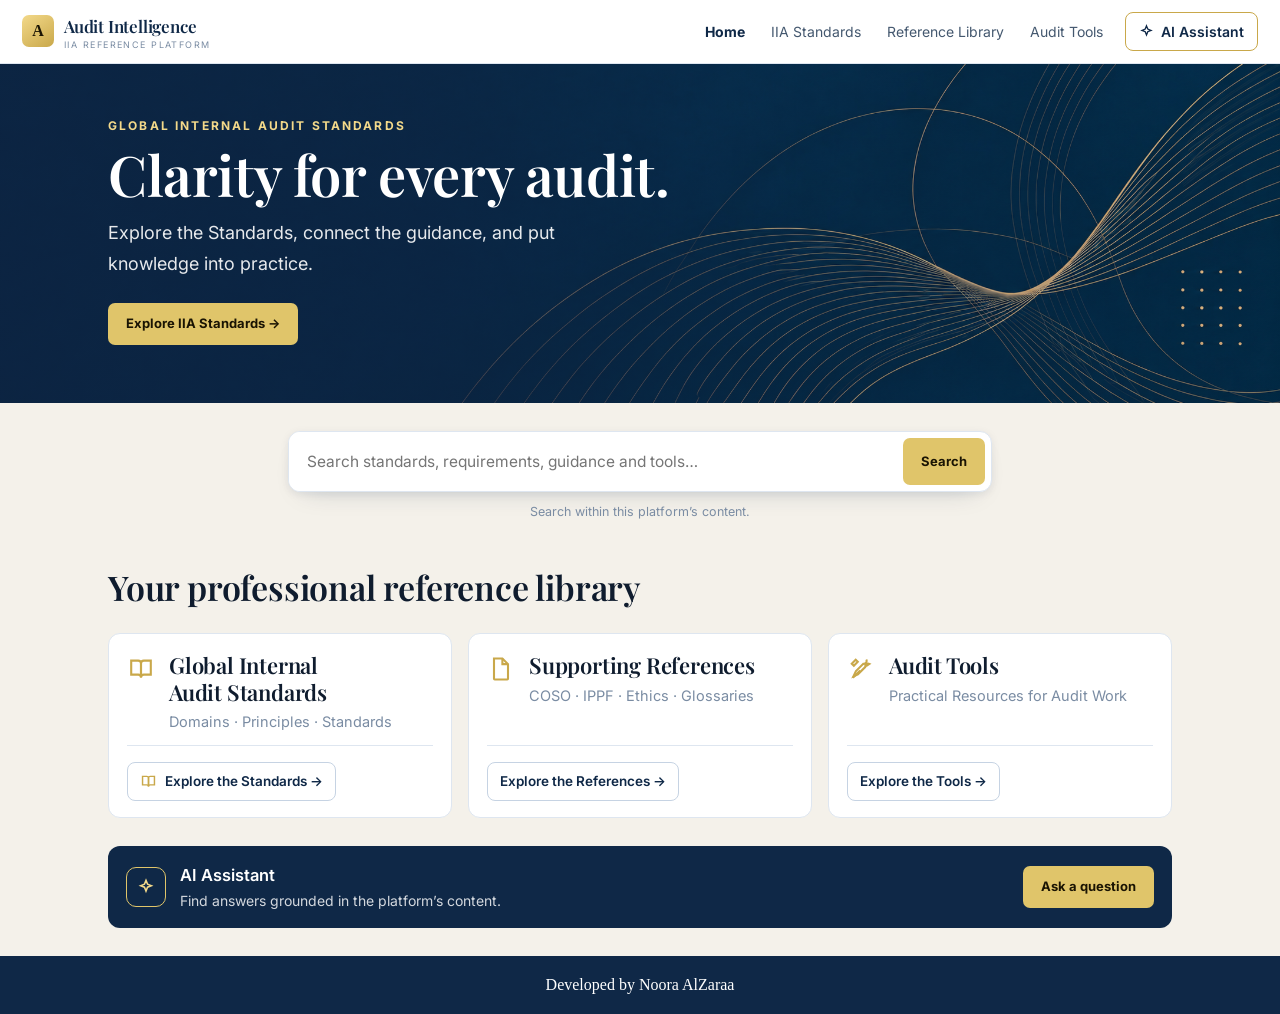
<file: index.html>
<!doctype html>
<html lang="en">
<head>
<meta charset="utf-8">
<meta name="viewport" content="width=device-width, initial-scale=1">
<meta name="description" content="Audit Intelligence — a professional reference for the IIA Global Internal Audit Standards, supporting references and practical audit tools.">
<title>Audit Intelligence — IIA Reference Platform</title>
<link rel="stylesheet" href="assets/iia.css?v=14">
</head>
<body>

<header class="top"></header>

<section class="hero">
  <img class="hero-photo" src="assets/audit-background-2172x724.png" alt="">
  <div class="hero-shade"></div>
  <div class="hero-in">
    <div class="eyebrow">Global Internal Audit Standards</div>
    <h1>Clarity for every audit.</h1>
    <p>Explore the Standards, connect the guidance, and put knowledge into practice.</p>
    <a class="btn-gold" href="standards.html">Explore IIA Standards →</a>
  </div>
</section>

<div class="home-search">
  <form id="homeSearch" action="standards.html" method="get">
    <input type="search" name="q" id="q" placeholder="Search standards, requirements, guidance and tools…"
           aria-label="Search this platform" autocomplete="off">
    <button class="btn-gold" type="submit">Search</button>
  </form>
  <p class="hint">Search within this platform’s content.</p>
</div>

<div class="home-band" id="library">
  <h2>Your professional reference library</h2>
  <div class="lib-cards">
    <a class="lib-card" href="standards.html">
      <div class="row">
        <svg class="ic" viewBox="0 0 20 20"><path d="M3 4h5a2 2 0 012 2v10a2 2 0 00-2-2H3z"/><path d="M17 4h-5a2 2 0 00-2 2v10a2 2 0 012-2h5z"/></svg>
        <div>
          <h3>Global Internal Audit Standards</h3>
          <p>Domains · Principles · Standards</p>
        </div>
      </div>
      <span class="go"><svg class="ic" viewBox="0 0 20 20" aria-hidden="true"><path d="M3 4h5a2 2 0 012 2v10a2 2 0 00-2-2H3z"/><path d="M17 4h-5a2 2 0 00-2 2v10a2 2 0 012-2h5z"/></svg>Explore the Standards →</span>
    </a>
    <a class="lib-card" href="references.html">
      <div class="row">
        <svg class="ic" viewBox="0 0 20 20"><path d="M5 2.5h6l4 4V17a.5.5 0 01-.5.5h-9A.5.5 0 015 17z"/><path d="M11 2.5v4h4"/></svg>
        <div>
          <h3>Supporting References</h3>
          <p>COSO · IPPF · Ethics · Glossaries</p>
        </div>
      </div>
      <span class="go">Explore the References →</span>
    </a>
    <a class="lib-card" href="tools.html">
      <div class="row">
        <svg class="ic" viewBox="0 0 20 20"><path d="M13.8 3.2a2.1 2.1 0 01-2.2 3.1L6.4 11.5 4.6 15.2l3.2-1.4 5.2-5.2a2.1 2.1 0 013-2.2L13.6 8"/><path d="M6.2 3.4L3.4 6.2l1.5 1.5 2.8-2.8zM4.2 16.2l5.2-5.2"/></svg>
        <div>
          <h3>Audit Tools</h3>
          <p>Practical Resources for Audit Work</p>
        </div>
      </div>
      <span class="go">Explore the Tools →</span>
    </a>
  </div>
</div>

<div id="found" class="home-band" hidden>
  <h2>Results in this platform</h2>
  <div class="results" id="hits" style="padding:0"></div>
</div>

<div style="max-width:1120px;margin:0 auto;padding:0 28px">
  <div class="askbar">
    <div class="ai-i"><svg class="ic" viewBox="0 0 20 20"><path d="M10 2.5l1.7 4.3 4.3 1.7-4.3 1.7L10 14.5 8.3 10.2 4 8.5l4.3-1.7z"/></svg></div>
    <div>
      <b>AI Assistant</b>
      <span>Find answers grounded in the platform’s content.</span>
    </div>
    <a class="btn-gold" href="assistant.html">Ask a question</a>
  </div>
</div>

<footer></footer>

<script src="data/library.js"></script>
<script src="data/supplied-standards.js"></script>
<script src="data/supplied-tables.js"></script>
<script src="data/iia.js?v=9"></script>
<script src="data/references.js"></script>
<script src="assets/iia.js?v=12"></script>
<script>
(function(){
  mount({ active:'home' });
  const tg = document.getElementById('navToggle');
  if (tg) tg.style.display = 'none';

  const input = document.getElementById('q');
  const found = document.getElementById('found');
  const hits = document.getElementById('hits');
  const library = document.getElementById('library');
  const params = new URLSearchParams(location.search);
  if (params.get('q')) input.value = params.get('q');

  function show(q){
    const query = q.trim();
    const url = new URL(location.href);
    if (query) url.searchParams.set('q', query); else url.searchParams.delete('q');
    history.replaceState(null, '', url);
    if (!query){ found.hidden = true; library.hidden = false; hits.innerHTML = ''; return; }
    const standards = searchPlatform(query).slice(0, 8);
    const domainI = searchDomainI(query).slice(0, 1);
    const publicSector = searchPublicSector(query);
    const tools = matchCatalog(TOOLS, query);
    const refs = searchReferences(query).slice(0,8);
    let h = '';
    domainI.forEach(r => {
      const src = (r.hits[0] && r.hits[0].text) || r.summary || '';
      const href = 'standards.html?domain=I' + (r.hits[0] ? '#' + r.hits[0].anchor : '');
      h += '<a class="hit" href="' + href + '"><span class="sref">Domain I</span>' +
        '<h3>' + highlight(r.title, query) + '</h3>' +
        '<p>' + highlight(preview(src, query), query) + '</p></a>';
    });
    publicSector.forEach(r=>{
      h+='<a class="hit" href="standards.html?domain=public-sector#'+r.anchor+'">'+
        '<span class="sref">Public Sector Application · '+esc(r.label)+'</span><h3>'+esc(r.title)+'</h3>'+
        '<p>'+highlight(preview(r.text,query),query)+'</p></a>';
    });
    standards.forEach(r => {
      const src = cleanSummary((r.hits[0] && r.hits[0].text) || (r.rec && r.rec.summary));
      const href = 'standard.html?ref=' + encodeURIComponent(r.s.ref) +
        (r.hits[0]?.match ? '&match=' + encodeURIComponent(r.hits[0].match) : '') +
        (r.hits[0] ? '#' + r.hits[0].anchor : '');
      h += '<a class="hit" href="' + href + '"><span class="sref">' + esc(r.s.ref) +
        (r.hits[0] ? ' · ' + esc(r.hits[0].label) : '') + '</span>' +
        '<h3>' + highlight(r.s.title, query) + '</h3>' +
        (r.hits[0] ? '<p>' + highlight(preview(src, query), query) + '</p>' : '<p>Standard</p>') +
        '</a>';
    });
    tools.forEach(t => {
      h += '<a class="hit" href="tools.html?tool=' + encodeURIComponent(t.id) + '">' +
        '<span class="sref">Tool</span><h3>' + esc(t.title) + '</h3><p>' + esc(t.blurb) + '</p></a>';
    });
    refs.forEach(({page,item,text}) => {
      h += '<a class="hit" href="references.html?ref=' + encodeURIComponent(page.id) + '&item=' + encodeURIComponent(item.id) + '">' +
        '<span class="sref">' + esc(page.title) + '</span><h3>' + esc(item.title) + '</h3><p>' +
        highlight(preview(text,query),query) + '</p></a>';
    });
    if (!h) h = '<div class="empty"><b>Nothing in this platform matches that.</b>' +
      '<p>Search covers the standards, references and tools held here.</p></div>';
    hits.innerHTML = h;
    found.hidden = false;
    library.hidden = true;
  }

  let t;
  input.addEventListener('input', () => { clearTimeout(t); t = setTimeout(() => show(input.value), 140); });
  document.getElementById('homeSearch').addEventListener('submit', e => {
    e.preventDefault();
    show(input.value);
  });
  if (input.value) show(input.value);
})();
</script>
</body>
</html>
</file>
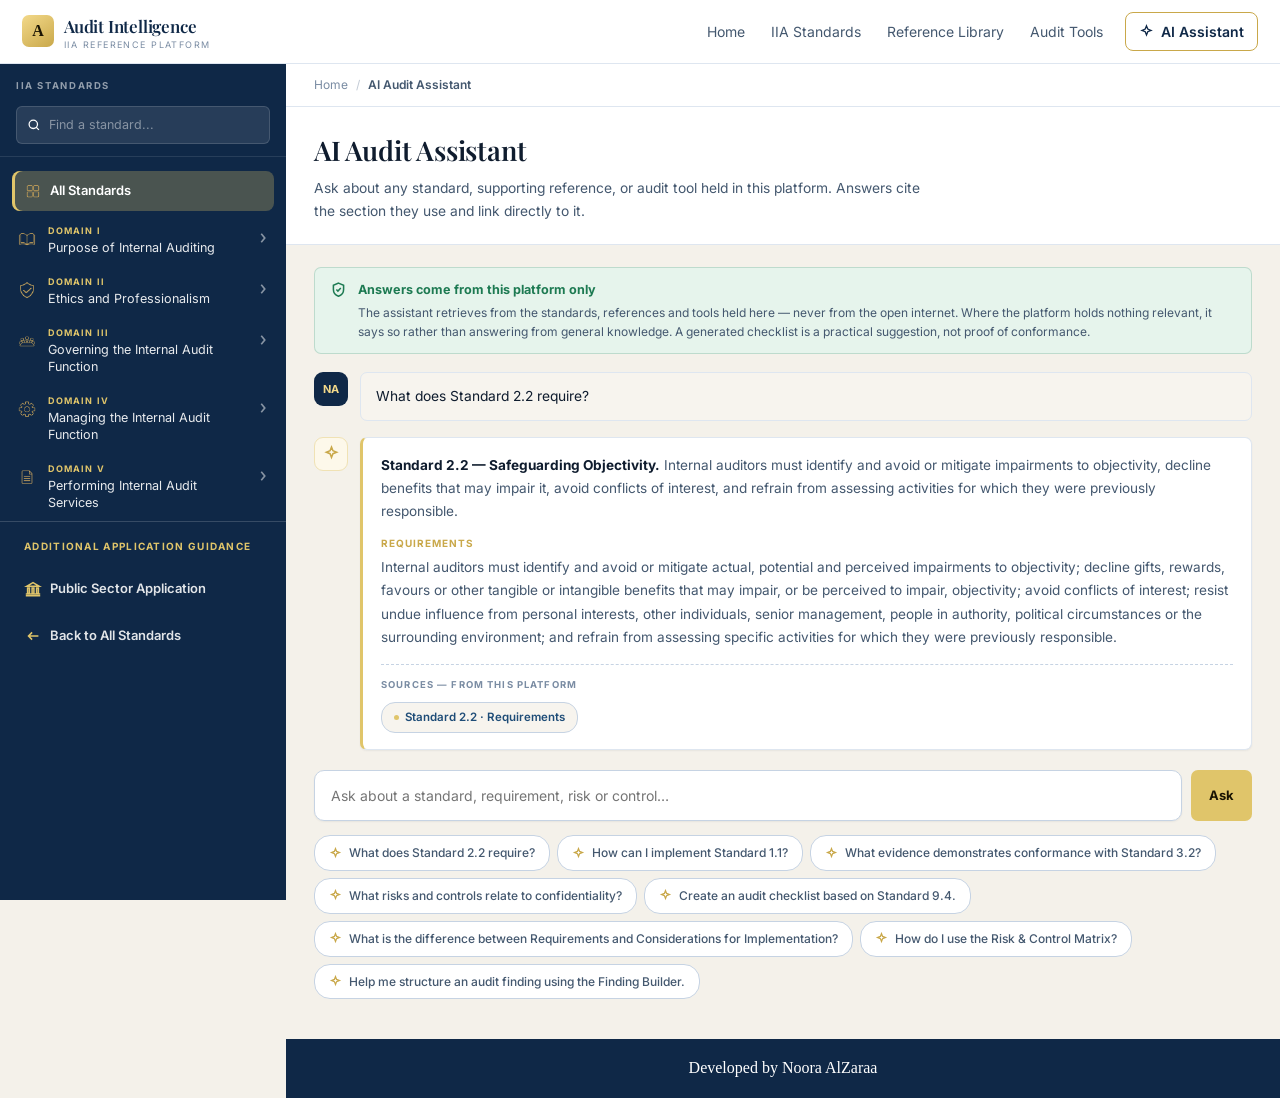
<file: assistant.html>
<!doctype html>
<html lang="en">
<head>
<meta charset="utf-8">
<meta name="viewport" content="width=device-width, initial-scale=1">
<title>AI Audit Assistant — Audit Intelligence</title>
<link rel="stylesheet" href="assets/iia.css?v=13">
<style>
.as-h{padding:26px 28px 20px;background:var(--panel);border-bottom:1px solid var(--line)}
.as-h h1{font-size:27px;line-height:1.3;margin:0}
.as-h>p{margin:9px 0 0;font-size:13.8px;color:var(--ink-2);max-width:70ch;line-height:1.7}
.as-body{padding:22px 28px 40px;max-width:1000px}
.conv{display:flex;flex-direction:column;gap:16px;margin-bottom:20px}
.msg{display:flex;gap:12px;align-items:flex-start}
.msg .av{width:34px;height:34px;flex:none;border-radius:9px;display:grid;place-items:center;
  font-size:11px;font-weight:700}
.msg.u .av{background:var(--navy);color:var(--gold-3)}
.msg.a .av{background:var(--gold-soft);border:1px solid var(--gold-line)}
.msg.a .av .ic{width:17px;height:17px;stroke:var(--gold-2);fill:none;stroke-width:1.8}
.msg .mb{flex:1;min-width:0}
.msg.u .mb{background:var(--panel-2);border:1px solid var(--line);border-radius:var(--r-s);
  padding:12px 15px;font-size:13.8px;color:var(--ink)}
.msg.a .mb{background:var(--panel);border:1px solid var(--line);
  border-left:3px solid var(--gold);border-radius:var(--r-s);padding:16px 18px;
  box-shadow:var(--sh-1)}
.msg.a .mb p{margin:0 0 11px;font-size:13.6px;line-height:1.72;color:var(--ink-2)}
.msg.a .mb p:last-of-type{margin-bottom:0}
.msg.a .mb ul{margin:0 0 11px 18px;padding:0;color:var(--ink-2);font-size:13.6px;line-height:1.65}
.msg.a .mb li{margin:3px 0}
.kind{display:block;font-size:10px;letter-spacing:.1em;text-transform:uppercase;
  font-weight:700;color:var(--gold-2);margin:0 0 4px}
.msg.a .mb p b{color:var(--ink);font-weight:700}
.cites{margin-top:14px;padding-top:12px;border-top:1px dashed var(--line-2);
  display:flex;flex-wrap:wrap;gap:7px}
.cites .lb{width:100%;font-size:9.5px;letter-spacing:.12em;text-transform:uppercase;
  color:var(--ink-3);font-weight:700;margin-bottom:3px}
.cite{font-size:11.5px;background:var(--panel-2);border:1px solid var(--line-2);
  border-radius:14px;padding:5px 12px;color:var(--navy-3);font-weight:600;
  display:inline-flex;align-items:center;gap:6px;transition:.14s}
.cite:hover{background:var(--navy);color:#fff;border-color:var(--navy)}
.cite::before{content:"";width:5px;height:5px;border-radius:50%;background:var(--gold)}
.cite:hover::before{background:var(--gold-3)}
.ask{display:flex;gap:9px;margin:8px 0 14px;position:relative;clear:both}
.ask input{flex:1;padding:13px 16px;border:1px solid var(--line-2);border-radius:var(--r);
  background:var(--panel);font:inherit;font-size:14px;color:var(--ink);box-shadow:var(--sh-1)}
.ask input:focus{outline:none;border-color:var(--navy-3);box-shadow:0 0 0 3px rgba(30,76,119,.12)}
.sugg{display:flex;gap:7px;flex-wrap:wrap}
.sugg button{border:1px solid var(--line-2);background:var(--panel);border-radius:16px;
  padding:7px 14px;font-size:12px;color:var(--ink-2);font-weight:500;transition:.15s;
  display:inline-flex;align-items:center;gap:7px}
.sugg button:hover{border-color:var(--navy-3);color:var(--navy-3)}
.sugg .ic{width:13px;height:13px;stroke:var(--gold-2);fill:none;stroke-width:2}
@media(max-width:1000px){.as-h,.as-body{padding-left:18px;padding-right:18px}}
@media(max-width:680px){.as-h,.as-body{padding-left:14px;padding-right:14px}}
</style>
</head>
<body>

<header class="top"></header>

<div class="shell">
  <aside class="nav"></aside>
  <div class="main">

    <div class="crumb">
      <a href="index.html">Home</a><span class="sep">/</span><b>AI Audit Assistant</b>
    </div>

    <div class="as-h">
      <h1>AI Audit Assistant</h1>
      <p>Ask about any standard, supporting reference, or audit tool held in this platform.
         Answers cite the section they use and link directly to it.</p>
    </div>

    <div class="as-body">
      <div class="scope" style="margin-bottom:18px">
        <svg class="ic" viewBox="0 0 20 20"><path d="M10 2.5l6 2.5v5c0 4-2.6 6.8-6 8-3.4-1.2-6-4-6-8V5z" fill="none"/><path d="M7.5 10l1.8 1.8 3.4-3.6" fill="none"/></svg>
        <div><b>Answers come from this platform only</b>
        <span>The assistant retrieves from the standards, references and tools held here — never from the open
        internet. Where the platform holds nothing relevant, it says so rather than
        answering from general knowledge. A generated checklist is a practical suggestion, not proof of conformance.</span></div>
      </div>

      <div class="conv" id="conv"></div>

      <div class="ask">
        <input type="text" id="q" placeholder="Ask about a standard, requirement, risk or control…"
               aria-label="Ask the assistant">
        <button class="btn-gold" id="ask">Ask</button>
      </div>
      <div class="sugg" id="sugg"></div>
    </div>

    <footer></footer>
  </div>
</div>

<script src="data/library.js"></script>
<script src="data/supplied-standards.js"></script>
<script src="data/supplied-tables.js"></script>
<script src="data/iia.js?v=9"></script>
<script src="data/references.js"></script>
<script src="assets/iia.js?v=12"></script>
<script>
(function(){
  const conv = document.getElementById('conv');
  const input = document.getElementById('q');

  const SUGG = [
    'What does Standard 2.2 require?',
    'How can I implement Standard 1.1?',
    'What evidence demonstrates conformance with Standard 3.2?',
    'What risks and controls relate to confidentiality?',
    'Create an audit checklist based on Standard 9.4.',
    'What is the difference between Requirements and Considerations for Implementation?',
    'How do I use the Risk & Control Matrix?',
    'Help me structure an audit finding using the Finding Builder.'
  ];
  document.getElementById('sugg').innerHTML = SUGG.map(s =>
    '<button data-q="' + esc(s) + '">' + icon('spark') + esc(s) + '</button>').join('');

  function addUser(t){
    conv.insertAdjacentHTML('beforeend',
      '<div class="msg u"><div class="av">NA</div><div class="mb">' + esc(t) + '</div></div>');
  }

  /* Answers are assembled only from records, references and tools
     held in this platform. Generated drafts are labelled as suggestions. */
  function intentOf(q){
    const s = q.toLowerCase();
    if (/difference between requirements and considerations/.test(s)) return 'compare';
    if (/(checklist|audit program)/.test(s) && /(create|based on|prepare|draft)/.test(s)) return 'checklist';
    if (/finding builder|structure an audit finding|structure a finding/.test(s)) return 'finding';
    if (/how (do|can) i use|how to use/.test(s)) return 'howto';
    if (/evidence of conformance|demonstrates conformance|conformance with/.test(s)) return 'conformance';
    if (/implement/.test(s)) return 'implementation';
    if (/red flag/.test(s)) return 'redflags';
    if (/risk/.test(s) && /control/.test(s)) return 'both';
    if (/\brisks?\b/.test(s)) return 'risks';
    if (/\bcontrols?\b/.test(s)) return 'controls';
    if (/procedure|evidence to examine|required evidence/.test(s)) return 'procedures';
    if (/focus area/.test(s)) return 'focus';
    if (/\brequire/.test(s)) return 'requirements';
    return null;
  }

  function cite(href, label){
    return '<a class="cite" href="' + href + '">' + esc(label) + '</a>';
  }
  function cites(html){
    return '<div class="cites"><span class="lb">Sources — from this platform</span>' + html + '</div>';
  }
  function ul(arr){
    return '<ul>' + arr.map(x => '<li>' + esc(x) + '</li>').join('') + '</ul>';
  }
  function stdLink(s, anchor, label){
    return cite('standard.html?ref=' + encodeURIComponent(s.ref) + (anchor ? '#' + anchor : ''),
      'Standard ' + s.ref + (label ? ' · ' + label : ''));
  }
  function locate(q){
    const m = q.match(/\b(\d{1,2}\.\d+)\b/);
    if (m){
      const s = allStandards().find(x => x.ref === m[1]);
      if (s) return { s:s, rec:standardRecord(s.ref) };
    }
    if (/\bdomain\s*i\b|purpose of internal auditing|create,? protect,? and sustain value|\bforesight\b|\binsight\b/.test(q.toLowerCase()))
      return { domain:'I', rec:DOMAIN_I };
    const hit = searchPlatform(q)[0];
    return hit ? { s:hit.s, rec:hit.rec } : null;
  }
  function domainIAnswer(query){
    const q = String(query || '').toLowerCase();
    let h = '<p><b>Domain I — ' + esc(DOMAIN_I.title) + '.</b> ' + esc(DOMAIN_I.summary) + '</p>';
    if (/create value|protect value|sustain value|purpose/.test(q)){
      h += '<p><span class="kind">Purpose</span>' + esc(DOMAIN_I.statement) + '</p>' +
        ul(DOMAIN_I.valueContributions.map(x => x.title + ' — ' + x.text));
    } else if (/assurance|advice|insight|foresight|provide value/.test(q)){
      h += '<p><span class="kind">How internal auditing provides value</span></p>' +
        ul(DOMAIN_I.howValueProvides.map(x => x.title + ' — ' + x.text + ' Example: ' + x.application));
    } else if (/enhanc|public interest|reputation|stakeholder|what internal auditing/.test(q)){
      h += '<p><span class="kind">What internal auditing enhances</span></p>' +
        ul(DOMAIN_I.enhances.map(x => x.title + ' — ' + x.text));
    } else if (/effective|effectiveness|competent|positioning|undue influence|independent|objective|risk-based/.test(q)){
      h += '<p><span class="kind">Conditions for effectiveness</span></p>' +
        ul(DOMAIN_I.conditions.map(x => x.title + ' — ' + x.text + ' Indicators: ' + x.indicators));
    } else if (/practical|question|application|payroll/.test(q)){
      h += '<p><span class="kind">Practical application</span></p>' +
        ul(DOMAIN_I.practicalQuestions.map(x => x.question + ' — ' + x.application)) +
        '<p><b>Illustrative engagement example: Payroll.</b> ' + esc(DOMAIN_I.payrollExample.intro) + '</p>' +
        ul(DOMAIN_I.payrollExample.contributions) +
        '<p>' + esc(DOMAIN_I.payrollExample.note) + '</p>';
    } else if (/related principles|principle/.test(q)){
      h += '<p><span class="kind">Related principles</span></p>' +
        ul(DOMAIN_I.relatedTopics.map(x => x.topic + ' — ' + (x.principles || []).map(n => {
          const found = principleOf(n);
          return found ? 'Principle ' + found.principle.num + ' — ' + found.principle.title : String(n);
        }).join('; ')));
    } else {
      h += '<p><span class="kind">Purpose</span>' + esc(DOMAIN_I.statement) + '</p>';
      h += '<p><span class="kind">How it provides value</span></p>' +
        ul(DOMAIN_I.howValueProvides.map(x => x.title + ' — ' + x.text));
      h += '<p><span class="kind">What internal auditing enhances</span></p>' +
        ul(DOMAIN_I.enhances.map(x => x.title + ' — ' + x.text));
      h += '<p><span class="kind">Conditions for effectiveness</span></p>' +
        ul(DOMAIN_I.conditions.map(x => x.title + ' — ' + x.text));
    }
    return h + cites(cite('standards.html?domain=I', 'Domain I · Purpose of Internal Auditing'));
  }
  function toolHits(q){
    const low = q.toLowerCase();
    return TOOLS.map(t => {
      let score = 0;
      if (low.includes(t.title.toLowerCase())) score += 40;
      t.title.toLowerCase().split(/[^a-z0-9]+/).filter(w => w.length > 3).forEach(w => {
        if (low.includes(w)) score += 6;
      });
      return { t, score };
    }).filter(x => x.score >= 12).sort((a,b) => b.score - a.score);
  }
  function heading(s, rec){
    let h = '<p><b>Standard ' + esc(s.ref) + ' — ' + esc(s.title) + '.</b>';
    if (rec && rec.summary) h += ' ' + esc(cleanSummary(rec.summary));
    h += '</p>';
    if (rec && rec.title && rec.title !== s.title)
      h += '<p>The navigator lists this standard as ' + esc(s.title) +
        '. The record held for this number is titled ' + esc(rec.title) +
        '. The text below is that record.</p>';
    return h;
  }
  function missing(s, what){
    return '<p><b>Not enough content in this platform.</b> Standard ' + esc(s.ref) +
      ' — ' + esc(s.title) + ' is listed, but ' + esc(what) +
      ' has not been added yet. I will not fill that gap from general knowledge.</p>' +
      cites(stdLink(s, '', s.title));
  }
  function sectionAnswer(found, kind){
    const s = found.s, rec = found.rec;
    if (!rec) return missing(s, 'its detailed content');
    if(rec.sourceSections){
      const byNumber=n=>rec.sourceSections.find(section=>section.number===n)?.text||'';
      const rows=n=>typeof SUPPLIED_TABLES!=='undefined' ? SUPPLIED_TABLES[s.ref]?.[n]?.rows||[] : [];
      const cells=n=>rows(n).map(row=>row.left+' — '+row.right);
      const bullet=n=>byNumber(n).split('\n').map(line=>line.trim()).filter(Boolean)
        .reduce((items,line)=>{
          if(/^[•●▪◦]\s*/.test(line))items.push(line.replace(/^[•●▪◦]\s*/,''));
          else if(items.length)items[items.length-1]+=' '+line;
          return items;
        },[]);
      const body=(label,values)=>'<p><span class="kind">'+esc(label)+'</span></p>'+ul(values);
      const blocks=[];
      const add=(label,anchor,values)=>{if(values.length)blocks.push({label,anchor,html:body(label,values)});};
      if(kind==='requirements'||kind==='checklist')add('Requirements (supplied summary)','requirements',[cleanSummary(rec.requirement)]);
      if(kind==='implementation')add('Considerations for Implementation','implementation',(rec.implementation||[]).map(cleanSummary));
      if(kind==='conformance')add('Examples of Evidence of Conformance','conformance',(rec.conformance||[]).map(cleanSummary));
      if(kind==='focus')add('Audit Focus Areas','focus',bullet(2));
      if(kind==='risks'||kind==='both')add('Suggested risks and potential consequences','risks',cells(3));
      if(kind==='controls'||kind==='both')add('Suggested controls and control types','controls',cells(4));
      if(kind==='procedures'||kind==='checklist')add('Suggested audit procedures and evidence to examine','procedures',cells(5));
      if(kind==='redflags')add('Red Flags','redflags',bullet(6));
      if(!blocks.length)return heading(s,rec)+missing(s,kind||'the requested content');
      let html=heading(s,rec);
      if(kind==='requirements')html+='<p>This is the client-supplied summary, not a verbatim IIA publication. Consult the linked PDF and official Standards for authoritative wording.</p>';
      if(kind==='checklist')html+='<p><span class="kind">Practical suggestion</span>Use the following supplied procedure/evidence pairs as draft checklist items. They are not additional IIA requirements. Completing a checklist alone does not establish conformance.</p>';
      if(['both','risks','controls','procedures','checklist','focus','redflags'].includes(kind))
        html+='<p>The following is suggested practical audit material from the supplied PDF, separate from its summarized requirements.</p>';
      html+=blocks.map(block=>block.html).join('');
      html+=cites(blocks.map(block=>stdLink(s,block.anchor,block.label)).join('')+
        (kind==='checklist'?cite('tools.html?tool=evidence','Evidence Checklist'):''));
      return html;
    }
    const blocks = [];
    const want = (label, anchor, ok, html) => {
      if (!ok) return;
      blocks.push({ label:label, anchor:anchor, body:html });
    };
    if (kind === 'requirements' || kind === 'checklist')
      want('Requirements','requirements', rec.requirement,
        '<p><span class="kind">Requirements</span>' + esc(rec.requirement) + '</p>');
    if (kind === 'implementation')
      want('Considerations for Implementation','implementation',
        rec.implementation && rec.implementation.length,
        '<p><span class="kind">Considerations for Implementation</span>' +
        'These are practical points held for this standard. They are not additional official requirements.</p>' +
        ul(rec.implementation || []));
    if (kind === 'conformance')
      want('Examples of Evidence of Conformance','conformance',
        rec.conformance && rec.conformance.length,
        '<p><span class="kind">Examples of Evidence of Conformance</span>' +
        'These examples are held in the platform. They illustrate evidence; they do not by themselves establish conformance.</p>' +
        ul(rec.conformance || []));
    if (kind === 'risks' || kind === 'both')
      want('Risks','risks', rec.risks && rec.risks.length,
        '<p><span class="kind">Risks</span></p>' + ul((rec.risks||[]).map(x => x.r + ' (' + x.i + ')')));
    if (kind === 'controls' || kind === 'both')
      want('Controls','controls', rec.controls && rec.controls.length,
        '<p><span class="kind">Controls</span></p>' + ul((rec.controls||[]).map(x => x.c + ' (' + x.t + ')')));
    if (kind === 'procedures' || kind === 'checklist'){
      const steps = rec.procedureTable && rec.procedureTable.length
        ? rec.procedureTable.map(x => x.p + (x.e ? ' — evidence: ' + x.e : ''))
        : (rec.procedures || []);
      want('Audit Procedures','procedures', steps.length,
        '<p><span class="kind">Audit Procedures</span></p>' + ul(steps));
    }
    if (kind === 'focus')
      want('Audit Focus Areas','focus', rec.focus && rec.focus.length,
        '<p><span class="kind">Audit Focus Areas</span></p>' + ul(rec.focus));
    if (kind === 'redflags')
      want('Red Flags','redflags', rec.redFlags && rec.redFlags.length,
        '<p><span class="kind">Red Flags</span>A red flag indicates a matter for further examination. It does not by itself establish fraud or misconduct.</p>' +
        ul(rec.redFlags));
    if (kind === 'checklist' && rec.evidence && rec.evidence.length)
      want('Required Evidence','evidence', true,
        '<p><span class="kind">Practical suggestion</span>Draft checklist drawn from the evidence list in this record. Completing it does not by itself establish conformance.</p>' +
        ul(rec.evidence));
    if (!blocks.length){
      const names = {
        requirements:'the requirements', implementation:'considerations for implementation',
        conformance:'examples of evidence of conformance', risks:'risks', controls:'controls',
        both:'risks and controls', procedures:'audit procedures', focus:'audit focus areas',
        redflags:'red flags', checklist:'checklist material'
      };
      return heading(s, rec) + missing(s, names[kind] || 'that section');
    }
    let h = heading(s, rec);
    if (kind === 'checklist')
      h += '<p><span class="kind">Practical suggestion</span>The list below is assembled from this platform’s record for Standard ' +
        esc(s.ref) + '. It is not an official requirement, and completing it does not by itself establish conformance.</p>';
    blocks.forEach(b => { h += b.body; });
    let links = blocks.map(b => stdLink(s, b.anchor, b.label)).join('');
    if (kind === 'checklist')
      links += cite('tools.html?tool=evidence', 'Evidence Checklist') +
        cite('tools.html?tool=program', 'Audit Program');
    h += cites(links);
    return h;
  }

  function answer(q){
    const kind = intentOf(q);
    const numbered = /\b\d{1,2}\.\d+\b/.test(q);
    if(/\bpublic\s+sector\b/i.test(q)){
      const found=searchPublicSector(q)[0];
      if(found){
        const source=found.anchor==='ps-laws'?PUBLIC_SECTOR.laws:
          found.anchor==='ps-governance'?PUBLIC_SECTOR.governance:
          found.anchor==='ps-funding'?PUBLIC_SECTOR.funding:
          found.anchor==='ps-references'?PUBLIC_SECTOR.references:PUBLIC_SECTOR.overview;
        const points=Array.isArray(source.text)?source.text:
          source.intro?[source.intro,source.detail,source.note]:[];
        const body=points.length?ul(points):'<p>'+esc(found.text)+'</p>';
        return '<p><b>'+esc(PUBLIC_SECTOR.title+' — '+found.label)+'.</b></p>'+body+
          '<p>These application considerations and practical suggestions do not add IIA requirements or replace applicable legislation.</p>'+
          cites(cite('standards.html?domain=public-sector#'+found.anchor,
            'Public Sector Application · '+found.label));
      }
    }
    const specificReference=searchReferences(q)[0];
    const asksReference=/\bcoso\b|\bippf\b|\bethics\b|\bglossary\b|\b2017\b/i.test(q);
    if(!numbered && asksReference && specificReference){
      const {page,item}=specificReference;
      const lead=item.summary||item.definition||item.overview||'';
      let html='<p><b>'+esc(page.title+' — '+(item.num ? 'Principle '+item.num+' · ' : '')+item.title)+'.</b> '+esc(lead)+'</p>';
      if(page.id==='2017')html+='<p><b>Historical reference:</b> this is not a current Global Internal Audit Standard.</p>';
      else html+='<p>This is supporting reference material, not an additional IIA requirement.</p>';
      return html+cites(cite('references.html?ref='+encodeURIComponent(page.id)+'&item='+encodeURIComponent(item.id),
        page.title+' · '+item.title));
    }

    if (kind === 'compare'){
      const sample = locate('1.1') || locate('2.2');
      return '<p><b>Requirements and Considerations for Implementation are different sections.</b> ' +
        'Requirements summarize obligations in the supplied standard record. Considerations for Implementation are practical points for applying it. ' +
        'The client-supplied PDFs are summaries, not the official IIA publication; practical points are not additional requirements.</p>' +
        (sample ? cites(stdLink(sample.s, 'requirements', 'Requirements') +
          stdLink(sample.s, 'implementation', 'Considerations for Implementation')) : '');
    }

    if ((kind === 'howto' || kind === 'finding') && !numbered){
      const tools = toolHits(q);
      if (tools.length){
        const t = tools[0].t;
        let h = '<p><b>' + esc(t.title) + '.</b> ' + esc(t.blurb) + ' This is a worksheet in the platform. Notes stay in this browser.</p>';
        h += '<p><span class="kind">How to use it</span>Open the tool and complete these fields from the engagement information you already have:</p>';
        h += ul(t.fields.map(f => f.label + (f.hint ? ' — ' + f.hint : '')));
        if (kind === 'finding')
          h += '<p><span class="kind">Practical suggestion</span>A finding in this tool is structured as criteria, condition, cause, risk and impact, then a recommendation. ' +
            'That structure is a working aid. It is not an official requirement, and it does not by itself establish a finding.</p>';
        const words = t.title.toLowerCase().split(/[^a-z0-9]+/).filter(w => w.length > 4);
        const related = allStandards().filter(s => {
          if (!standardRecord(s.ref)) return false;
          const hay = (s.title + ' ' + s.principleTitle).toLowerCase();
          return words.some(w => hay.includes(w));
        }).slice(0, 3).map(s => ({ s:s }));
        h += cites(cite('tools.html?tool=' + encodeURIComponent(t.id), t.title) +
          related.map(x => stdLink(x.s, '', x.s.title)).join(''));
        return h;
      }
    }

    if(kind==='both' && !numbered){
      const topic=queryTerms(q).filter(t=>!['risks','risk','controls','control','relate','related'].includes(t));
      const relevant=allStandards().filter(s=>{
        const text=(s.title+' '+s.principleTitle).toLowerCase();
        return topic.some(t=>text.includes(t));
      }).filter(s=>standardRecord(s.ref));
      if(relevant.length)return relevant.slice(0,2).map(s=>sectionAnswer({s,rec:standardRecord(s.ref)},'both')).join('');
    }

    const found = locate(q);
    if (found){
      if (found.domain === 'I') return domainIAnswer(q);
      if (kind === 'both') return sectionAnswer(found, 'both');
      return sectionAnswer(found, kind || 'requirements');
    }

    const tools = toolHits(q);
    if (tools.length){
      const t = tools[0].t;
      return '<p><b>' + esc(t.title) + '.</b> ' + esc(t.blurb) + '</p>' +
        '<p><span class="kind">How to use it</span></p>' +
        ul(t.fields.map(f => f.label + (f.hint ? ' — ' + f.hint : ''))) +
        cites(cite('tools.html?tool=' + encodeURIComponent(t.id), t.title));
    }
    if(specificReference){
      const {page,item}=specificReference;
      return '<p><b>'+esc(page.title+' — '+item.title)+'</b> '+esc(item.summary||item.definition||item.overview||'')+'</p>'+
        cites(cite('references.html?ref='+encodeURIComponent(page.id)+'&item='+encodeURIComponent(item.id),item.title));
    }

    return '<p><b>Nothing in this platform covers that closely enough.</b> I answer only from the standards, ' +
      'references and tools held here. I will not answer from general knowledge or from the internet.</p>' +
      '<p>Name a standard number, Domain I, a reference such as COSO or the 2017 standards, or one of the six audit tools, and I will use what this platform holds.</p>';
  }

  function addAnswer(q){
    conv.insertAdjacentHTML('beforeend',
      '<div class="msg a"><div class="av">' + icon('spark') + '</div>' +
      '<div class="mb">' + answer(q) + '</div></div>');
  }

  function ask(text){
    const q = (text || input.value).trim();
    if (!q) return;
    addUser(q);
    input.value = '';
    setTimeout(() => {
      addAnswer(q);
      conv.lastElementChild.scrollIntoView({ behavior:'smooth', block:'nearest' });
    }, 220);
  }

  document.getElementById('ask').addEventListener('click', () => ask());
  input.addEventListener('keydown', e => { if (e.key === 'Enter') ask(); });
  document.getElementById('sugg').addEventListener('click', e => {
    const b = e.target.closest('[data-q]');
    if (b) ask(b.dataset.q);
  });

  const seed = qs('q');
  if (seed) ask(seed);
  else { addUser(SUGG[0]); addAnswer(SUGG[0]); }

  mount({ active:'assistant' });
})();
</script>
</body>
</html>
</file>
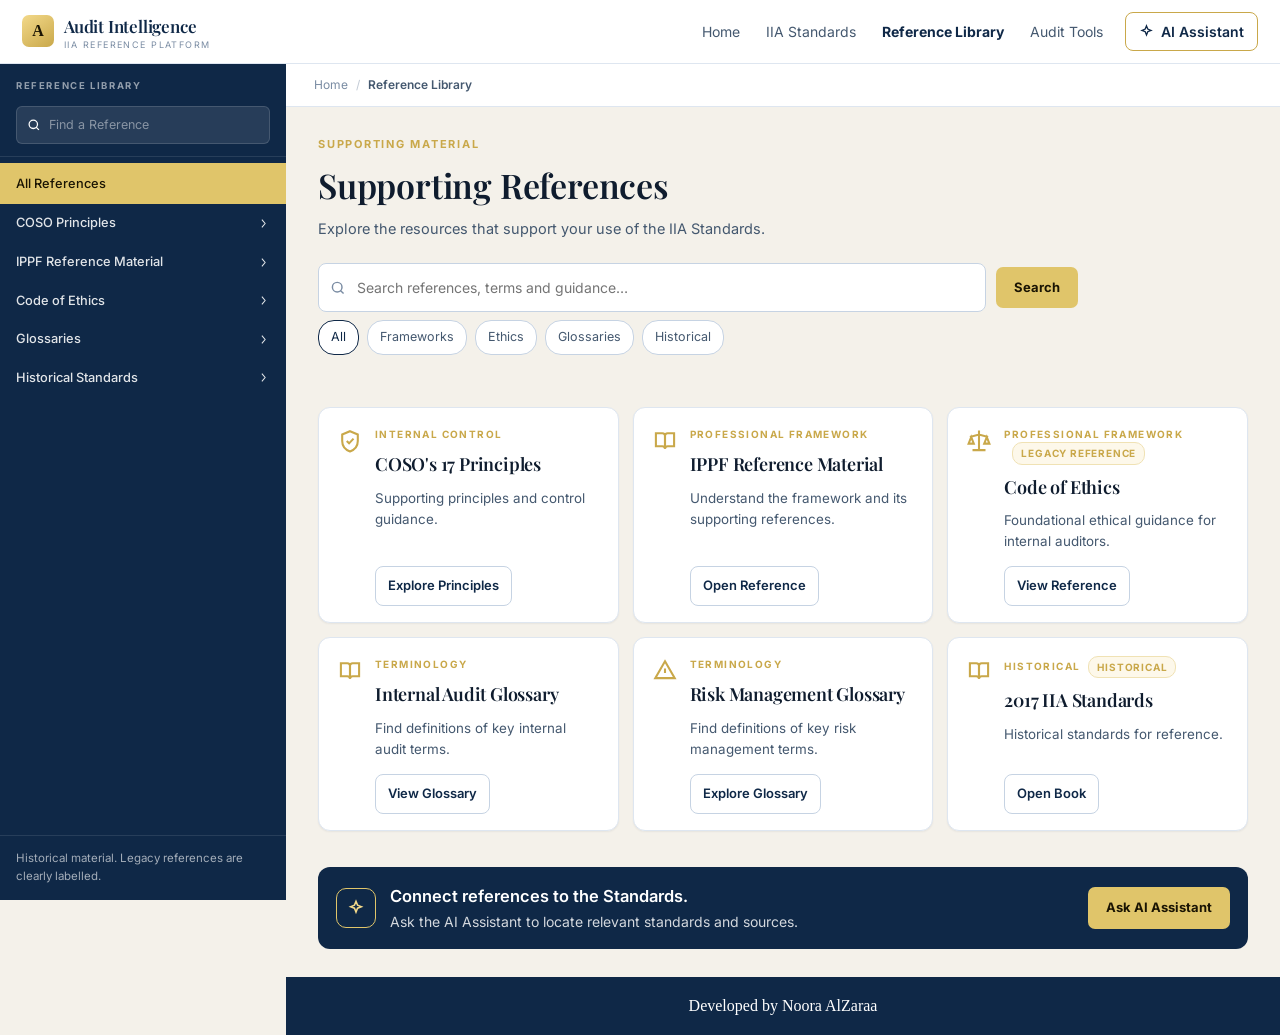
<file: references.html>
<!doctype html>
<html lang="en">
<head>
<meta charset="utf-8">
<meta name="viewport" content="width=device-width, initial-scale=1">
<title>Supporting References — Audit Intelligence</title>
<link rel="stylesheet" href="assets/iia.css?v=16">
</head>
<body>
<header class="top"></header>
<div class="shell">
  <aside class="nav"></aside>
  <div class="main">
    <div class="crumb">
      <a href="index.html">Home</a><span class="sep">/</span>
      <a href="references.html" id="mid" hidden>Reference Library</a><span class="sep" id="extraSep" hidden>/</span><b id="crumbHere">Reference Library</b>
    </div>
    <div class="page-h">
      <div class="eyebrow" id="eyebrow">Supporting Material</div>
      <h1 id="title">Supporting References</h1>
      <p id="lede">Explore the resources that support your use of the IIA Standards.</p>
      <div id="badgeSlot"></div>
      <form class="searchline" id="searchForm">
        <label class="search-wrap">
          <svg class="ic" viewBox="0 0 20 20" aria-hidden="true"><circle cx="9" cy="9" r="6"/><path d="M17 17l-4-4"/></svg>
          <input type="search" id="q" placeholder="Search references, terms and guidance…" aria-label="Search references">
        </label>
        <button class="btn-gold" type="submit">Search</button>
      </form>
      <div class="chips" id="chips"></div>
      <div class="alpha" id="alpha" hidden></div>
    </div>
    <div id="out"></div>
    <div style="padding:8px 32px 28px" id="askWrap">
      <div class="askbar" id="pageAsk" style="max-width:none;margin:0">
        <div class="ai-i"><svg class="ic" viewBox="0 0 20 20"><path d="M10 2.5l1.7 4.3 4.3 1.7-4.3 1.7L10 14.5 8.3 10.2 4 8.5l4.3-1.7z"/></svg></div>
        <div>
          <b>Connect references to the Standards.</b>
          <span>Ask the AI Assistant to locate relevant standards and sources.</span>
        </div>
        <a class="btn-gold" href="assistant.html">Ask AI Assistant</a>
      </div>
    </div>
    <footer></footer>
  </div>
</div>
<script src="data/library.js"></script>
<script src="data/supplied-standards.js"></script>
<script src="data/iia.js?v=9"></script>
<script src="data/references.js?v=2"></script>
<script src="assets/iia.js?v=12"></script>
<script>
(function(){
  const chips = [
    { id:'all', label:'All' },
    { id:'frameworks', label:'Frameworks' },
    { id:'ethics', label:'Ethics' },
    { id:'glossaries', label:'Glossaries' },
    { id:'historical', label:'Historical' }
  ];
  let chip = 'all';
  const input = document.getElementById('q');
  const out = document.getElementById('out');
  const categories = [
    { id:'coso', label:'COSO Principles', pages:['coso'] },
    { id:'ippf', label:'IPPF Reference Material', pages:['ippf'] },
    { id:'ethics', label:'Code of Ethics', pages:['ethics'] },
    { id:'glossaries', label:'Glossaries', pages:['glossary','risk-glossary'] },
    { id:'historical', label:'Historical Standards', pages:['2017'] }
  ];
  let expandedCategory = categories.find(c => c.pages.includes(qs('ref')))?.id || null;

  function referenceSidebar(activePage, activeId){
    const coso = activePage === 'coso';
    let h = '<div class="nav-h"><div class="t">' + (coso ? 'COSO Principles' : 'Reference Library') + '</div>' +
      '<label class="nav-find">' + icon('search') +
      '<input type="search" id="sideFind" placeholder="' + (coso ? 'Find a principle' : 'Find a Reference') + '" aria-label="' + (coso ? 'Find a principle' : 'Find a Reference') + '">' +
      '</label></div><div class="nav-body" id="sideBody">' +
      (coso ? '' : '<a class="side-link ref-all' + (!activePage ? ' on' : '') +
      '" href="references.html" data-label="All References">All References</a>');
    if(coso){
      const icons=['layer','alert','gear','doc','target'];
      const page=refPage('coso');
      page.groups.forEach((group,i)=>{
        const open=group.items.some(item=>item.id===activeId);
        h+='<div class="coso-group"><button type="button" class="coso-group-toggle" aria-expanded="'+open+'" aria-controls="coso-group-'+i+'">'+
          icon(icons[i])+'<span>'+esc(group.title)+'</span><b class="coso-count">'+group.items.length+'</b>'+icon('chev','ch')+'</button>'+
          '<div class="coso-group-items" id="coso-group-'+i+'"'+(open?'':' hidden')+'>';
        group.items.forEach(item=>{
          h+='<a class="side-link ref-item'+(item.id===activeId?' on':'')+'" data-label="'+esc(item.num+' '+item.title)+'" href="references.html?ref=coso&item='+encodeURIComponent(item.id)+'">'+
            '<span class="ref-num">'+esc(item.num)+'</span><span>'+esc(item.title)+'</span></a>';
        });
        h+='</div></div>';
      });
      return h+'</div><a class="coso-back" href="references.html">'+icon('back')+'Back to Reference Library</a>';
    }
    categories.forEach(category => {
      const active = category.pages.includes(activePage);
      const open = expandedCategory === category.id;
      h += '<div class="ref-category-block" data-category="' + category.id + '">' +
        '<button class="side-link ref-category' + (active ? ' on' : '') +
        '" type="button" aria-expanded="' + open + '" aria-controls="ref-menu-' + category.id +
        '" data-label="' + esc(category.label) + '">' + esc(category.label) + icon('chev','ch') + '</button>' +
        '<div class="ref-submenu" id="ref-menu-' + category.id + '"' + (open ? '' : ' hidden') + '>';
      category.pages.forEach(id => {
        const page = refPage(id);
        if (category.pages.length > 1)
          h += '<div class="ref-subgroup-title" data-page="' + esc(page.id) + '" data-label="' + esc(page.title) + '">' + esc(page.title) + '</div>';
        page.groups.forEach(group => {
          if (page.groups.length > 1)
            h += '<div class="side-group" data-label="' + esc(group.title) + '">' + esc(group.title) + '</div>';
          group.items.forEach(item => {
            const on = page.id === activePage && item.id === activeId;
            h += '<a class="side-link ref-item' + (on ? ' on' : '') + '" data-page="' + esc(page.id) + '" data-label="' +
              esc((item.num ? item.num + ' ' : '') + item.title) + '" href="references.html?ref=' +
              encodeURIComponent(page.id) + '&item=' + encodeURIComponent(item.id) + '">' +
              (item.num ? '<span class="ref-num">' + esc(item.num) + '</span>' : '') +
              esc(item.title) + '</a>';
          });
        });
      });
      h += '</div></div>';
    });
    h += '</div><div class="nav-note">Historical material. Legacy references are clearly labelled.</div>';
    return h;
  }

  function wireReferenceSidebar(){
    const body = document.getElementById('sideBody');
    const find = document.getElementById('sideFind');
    const update = () => {
      const q = find.value.trim().toLowerCase();
      body.querySelectorAll('.ref-category-block').forEach(block => {
        const button = block.querySelector('.ref-category');
        const categoryMatch = button.dataset.label.toLowerCase().includes(q);
        const matchingPages = [...block.querySelectorAll('.ref-subgroup-title')]
          .filter(heading => heading.dataset.label.toLowerCase().includes(q))
          .map(heading => heading.dataset.page);
        let any = false;
        block.querySelectorAll('.ref-item').forEach(link => {
          const show = !q || categoryMatch || matchingPages.includes(link.dataset.page) ||
            link.dataset.label.toLowerCase().includes(q);
          link.hidden = !show;
          if (show) any = true;
        });
        block.querySelectorAll('.side-group').forEach(heading => {
          let sibling = heading.nextElementSibling;
          let visible = false;
          while (sibling && !sibling.matches('.side-group,.ref-subgroup-title')){
            if (sibling.matches('.ref-item:not([hidden])')) visible = true;
            sibling = sibling.nextElementSibling;
          }
          heading.hidden = !!q && !visible;
        });
        block.querySelectorAll('.ref-subgroup-title').forEach(heading => {
          heading.hidden = !!q && ![...block.querySelectorAll('.ref-item:not([hidden])')]
            .some(link => link.dataset.page === heading.dataset.page);
        });
        block.hidden = !!q && !categoryMatch && !any;
        const open = q ? (categoryMatch || any) : expandedCategory === block.dataset.category;
        block.querySelector('.ref-submenu').hidden = !open;
        button.setAttribute('aria-expanded', String(open));
      });
      const all=body.querySelector('.ref-all');
      if(all)all.hidden = !!q && !'all references'.includes(q);
    };
    body.addEventListener('click', e => {
      const button = e.target.closest('.ref-category');
      if (!button) return;
      expandedCategory = expandedCategory === button.closest('.ref-category-block').dataset.category
        ? null : button.closest('.ref-category-block').dataset.category;
      update();
    });
    find.addEventListener('input', update);
    body.querySelectorAll('.coso-group-toggle').forEach(button=>button.addEventListener('click',()=>{
      const items=document.getElementById(button.getAttribute('aria-controls'));
      items.hidden=!items.hidden;
      button.setAttribute('aria-expanded',String(!items.hidden));
    }));
    if(body.querySelector('.coso-group'))find.addEventListener('input',()=>{
      const q=find.value.trim().toLowerCase();
      body.querySelectorAll('.coso-group').forEach(group=>{
        const links=[...group.querySelectorAll('.ref-item')];
        const groupMatch=group.querySelector('.coso-group-toggle span').textContent.toLowerCase().includes(q);
        links.forEach(link=>link.hidden=!!q&&!groupMatch&&!link.dataset.label.toLowerCase().includes(q));
        group.hidden=!!q&&!links.some(link=>!link.hidden);
        if(q){group.querySelector('.coso-group-items').hidden=false;group.querySelector('button').setAttribute('aria-expanded','true');}
      });
    });
  }

  function paintChips(){
    document.getElementById('chips').innerHTML = chips.map(c =>
      '<button type="button" class="chip' + (c.id===chip?' on':'') + '" data-c="' + c.id + '">' +
      esc(c.label) + '</button>').join('');
  }

  function setAsk(title, text, href){
    const ask = document.getElementById('pageAsk');
    ask.querySelector('b').textContent = title;
    ask.querySelector('span').textContent = text;
    ask.querySelector('a').setAttribute('href', href);
  }

  function list(){
    document.getElementById('eyebrow').textContent = 'Supporting Material';
    document.getElementById('title').textContent = 'Supporting References';
    document.getElementById('lede').textContent = 'Explore the resources that support your use of the IIA Standards.';
    document.getElementById('crumbHere').textContent = 'Reference Library';
    document.getElementById('mid').hidden = true;
    document.getElementById('extraSep').hidden = true;
    document.getElementById('chips').hidden = false;
    document.getElementById('alpha').hidden = true;
    document.getElementById('badgeSlot').innerHTML = '';
    document.getElementById('searchForm').hidden = false;
    setAsk('Connect references to the Standards.',
      'Ask the AI Assistant to locate relevant standards and sources.', 'assistant.html');
    paintChips();
    const q = input.value.trim();
    let rows = REF_PAGES.filter(r => chip === 'all' || r.chip === chip);
    if(q){
      const hits=searchReferences(q).filter(hit=>chip==='all'||hit.page.chip===chip);
      if(!hits.length){
        out.innerHTML='<div class="empty"><b>No references match.</b><p>Try another word, or clear the filter. Search stays inside this library.</p></div>';
        return;
      }
      out.innerHTML='<div class="results">'+hits.slice(0,40).map(({page,item,text})=>
        '<a class="hit" href="references.html?ref='+encodeURIComponent(page.id)+'&item='+encodeURIComponent(item.id)+'">'+
        '<span class="sref">'+esc(page.title)+'</span><h3>'+esc(item.title)+'</h3><p>'+esc(preview(text,q))+'</p></a>').join('')+'</div>';
      return;
    }
    if (!rows.length){
      out.innerHTML = '<div class="empty"><b>No references match.</b><p>Try another word, or clear the filter. Search stays inside this library.</p></div>';
      return;
    }
    let h = '<div class="catalog"><div class="cgrid ref-grid">';
    rows.forEach(r => {
      h += '<a class="tcard ref-card" href="references.html?ref=' + encodeURIComponent(r.id) + '">' +
        icon(r.icon || 'book').replace('class="ic"', 'class="ic ref-ico"') +
        '<div class="tmain"><div class="kicker">' + esc(r.group) +
        (r.badge ? '<span class="badge">' + esc(r.badge) + '</span>' : '') + '</div>' +
        '<h3>' + esc(r.title) + '</h3><p>' + esc(r.blurb) + '</p>' +
        '<span class="go">' + esc(r.action || 'Open reference') + '</span></div></a>';
    });
    out.innerHTML = h + '</div></div>';
  }

  function tabs(names, active){
    return '<div class="ref-tabs">' + names.map((n,i) =>
      '<button type="button" class="ref-tab' + (i===active?' on':'') + '" data-tab="' + i + '">' + esc(n) + '</button>'
    ).join('') + '</div>';
  }

  function panel(i, active, html){
    return '<div class="ref-panel' + (i===active?' on':'') + '" data-panel="' + i + '">' + html + '</div>';
  }

  function points(list){
    return '<ol class="ref-points">' + list.map(f =>
      '<li><b>' + esc(f.t) + '</b><span>' + esc(f.d) + '</span></li>').join('') + '</ol>';
  }

  function bullets(list){
    return '<ul class="ref-bullets">' + list.map(t => '<li>' + esc(t) + '</li>').join('') + '</ul>';
  }

  function pager(page, items, index){
    const prev = items[index - 1];
    const next = items[index + 1];
    let h = '<div class="ref-pager">';
    h += prev ? '<a href="references.html?ref=' + encodeURIComponent(page.id) + '&item=' + encodeURIComponent(prev.item.id) + '"><span>Previous</span><b>' + esc(prev.item.title) + '</b></a>' : '<span></span>';
    h += next ? '<a class="nx" href="references.html?ref=' + encodeURIComponent(page.id) + '&item=' + encodeURIComponent(next.item.id) + '"><span>Next</span><b>' + esc(next.item.title) + '</b></a>' : '';
    h += '</div>';
    return h;
  }

  function showDetail(page, item, items, index){
    document.body.classList.toggle('coso-page',page.id==='coso');
    document.body.classList.toggle('ippf-page',page.id==='ippf');
    document.getElementById('eyebrow').textContent = page.eyebrow || page.group;
    document.getElementById('title').textContent = page.title;
    document.getElementById('lede').textContent = page.lede;
    document.getElementById('crumbHere').textContent = page.title;
    document.getElementById('mid').hidden = false;
    document.getElementById('extraSep').hidden = false;
    document.getElementById('chips').hidden = true;
    document.getElementById('searchForm').hidden = page.chip === 'glossaries' || page.id === 'coso' || page.id === 'ippf';
    document.getElementById('badgeSlot').innerHTML = page.id === 'ippf'
      ? '<span class="ippf-badge">'+icon('doc')+'Supporting reference</span>' : page.id === 'coso'
      ? '<span class="coso-stat">'+icon('layer')+'5 Components</span><span class="coso-stat">'+icon('doc')+'17 Principles</span>' : page.badge
      ? '<span class="badge hist">' + esc(page.badge) + '</span>' : '';
    const qText = encodeURIComponent(page.title + ' ' + item.title);
    setAsk(page.id==='ippf' ? 'Ask about this guidance' : page.id==='coso' ? 'Ask about this principle' : 'Ask about this ' + (page.chip === 'glossaries' ? 'term' : page.id === '2017' ? 'standard' : 'topic') + '.',
      page.id==='ippf' ? 'Get a plain-language explanation, practical examples or implementation tips.' : page.id==='coso' ? 'Get guidance, related content, and practical insights from the AI Assistant.' : page.note, 'assistant.html?q=' + qText);

    if (page.chip === 'glossaries') renderGlossary(page, item, items, index);
    else if (page.id === 'ethics') renderEthics(page, item, items, index);
    else if (page.id === '2017') renderHistorical(page, item, items, index);
    else if (page.id === 'ippf') renderIppf(page, item, items, index);
    else renderCoso(page, item, items, index);
    wireTabs();
  }

  function renderCoso(page, item, items, index){
    const group=items[index].group;
    const entries=(text,kind)=>'<div class="coso-entry '+kind+'">'+(kind==='evidence'?icon('check'):kind==='flags'?'<span class="ps-flag-icon" aria-hidden="true">!</span>':icon('doc'))+'<p>'+esc(text)+'</p></div>';
    let h = '<div class="catalog ref-detail coso-detail">';
    h += '<div class="ref-kicker">Principle ' + esc(item.num) + '</div>';
    h += '<h2 class="ref-h">' + esc(item.title) + '</h2>';
    h += '<div class="coso-component">'+icon('layer')+esc(group)+'</div>';
    h += '<p class="ref-sum">' + esc(item.summary) + '</p>';
    const names=['Points of Focus','Implementation & Evidence','Risks & Controls','Audit Procedures','Red Flags','References'];
    const icons=['target','doc','shield','gear','flag','book'];
    h += '<div class="ref-tabs" role="tablist" aria-label="Principle sections">'+names.map((name,i)=>
      '<button type="button" role="tab" aria-selected="'+(!i)+'" aria-controls="coso-panel-'+i+'" id="coso-tab-'+i+'" class="ref-tab'+(i?'':' on')+'" data-tab="'+i+'">'+icon(icons[i])+esc(name)+'</button>').join('')+'</div>';
    const card=(i,heading,iconName,body,intro)=>'<section class="ref-panel'+(i?'':' on')+'" id="coso-panel-'+i+'" role="tabpanel" aria-labelledby="coso-tab-'+i+'" data-panel="'+i+'"'+(i?' hidden':'')+'><div class="coso-panel-head">'+icon(iconName)+'<div><h3>'+heading+'</h3>'+(intro?'<p>'+intro+'</p>':'')+'</div></div>'+body+'</section>';
    h+=card(0,'Points of Focus','target','<ol class="coso-points">'+(item.focus||[]).map((f,i)=>
      '<li><span class="coso-number">'+(i+1)+'</span><div><b>'+esc(f.t)+'</b><p>'+esc(f.d)+'</p></div></li>').join('')+'</ol>','Key aspects to consider for this principle.');
    h+=card(1,'Implementation & Evidence','doc',entries(item.evidence||'','evidence'));
    h+=card(2,'Risks & Controls','shield',entries(item.risks||'','risks'));
    h+=card(3,'Audit Procedures','gear',entries(item.procedures||'','procedures'));
    h+=card(4,'Red Flags','flag',entries(item.flags||'','flags'));
    h+=card(5,'References','book','<p class="ref-note">'+esc(page.note)+' <a href="'+esc(page.official)+'" target="_blank" rel="noopener noreferrer">'+esc(page.officialLabel)+'</a></p>');
    h += pager(page, items, index);
    out.innerHTML = h + '</div>';
  }

  function renderIppf(page, item, items, index){
    const refs=[...new Set((item.standards || '').match(/\b\d+\.\d+\b/g) || [])];
    let h = '<div class="catalog ref-detail ippf-detail">';
    h += '<div class="ippf-feature-grid"><div class="ippf-feature">'+icon('users')+
      '<div><h3>Resource Constraints</h3><p>Limited budgets, specialist skills and review capacity.</p></div></div>'+
      '<div class="ippf-feature">'+icon('shield')+
      '<div><h3>Organisational Independence</h3><p>Clear reporting lines and safeguards for additional roles.</p></div></div></div>';
    h += '<h2 class="ref-h">' + esc(item.num) + '. ' + esc(item.title) + '</h2>';
    h += '<div class="ippf-meta">'+(item.challengeLevel ? '<span class="ippf-challenge">'+icon('grid')+'Challenge Level: '+esc(item.challengeLevel)+'</span>' : '')+
      refs.map(ref=>'<a class="ippf-standard" href="standard.html?ref='+encodeURIComponent(ref)+'">Standard '+esc(ref)+icon('arrow')+'</a>').join('')+'</div>';
    h += '<div class="ippf-content"><div class="ref-tabs" role="tablist" aria-label="Guidance sections">'+
      ['Overview','Implementation Challenges','Practical Guidance'].map((name,i)=>
        '<button type="button" class="ref-tab'+(i?'':' on')+'" role="tab" aria-selected="'+(!i)+'" aria-controls="ippf-panel-'+i+'" id="ippf-tab-'+i+'" data-tab="'+i+'">'+name+'</button>').join('')+'</div>';
    h += '<section class="ref-panel on" role="tabpanel" aria-labelledby="ippf-tab-0" id="ippf-panel-0" data-panel="0"><h3>Overview</h3><p>'+esc(item.summary)+'</p>'+
      (item.overview && item.overview !== item.summary ? '<p>'+esc(item.overview)+'</p>' : '')+'</section>';
    h += '<section class="ref-panel" role="tabpanel" aria-labelledby="ippf-tab-1" id="ippf-panel-1" data-panel="1" hidden><h3>Implementation Challenges</h3><p>'+esc(item.challenge || '')+'</p></section>';
    h += '<section class="ref-panel" role="tabpanel" aria-labelledby="ippf-tab-2" id="ippf-panel-2" data-panel="2" hidden><h3>Practical Guidance</h3><ul class="ippf-guidance">'+
      (item.guidance || []).map(text=>'<li>'+icon('check')+'<span>'+esc(text)+'</span></li>').join('')+'</ul></section>';
    h += '<p class="ref-note">'+icon('doc')+esc(page.note)+'</p></div>';
    h += pager(page, items, index);
    out.innerHTML = h + '</div>';
  }

  function renderEthics(page, item, items, index){
    let h = '<div class="catalog ref-detail">';
    h += '<p class="ref-note">' + esc(page.note) + ' <a href="' + esc(page.link) + '">' + esc(page.linkLabel) + '</a></p>';
    h += '<div class="ref-kicker">Principle ' + esc(item.num) + '</div>';
    h += '<h2 class="ref-h">' + esc(item.num) + '. ' + esc(item.title) + '</h2>';
    h += '<p class="ref-sum">' + esc(item.summary) + '</p>';
    h += tabs(['Rules of Conduct','Overview'], 0);
    h += panel(0, 0, '<h3>Rules of Conduct</h3><p class="ref-intro">Internal auditors:</p>' +
      '<ol class="ref-points">' + (item.rules || []).map(r =>
        '<li><b>' + esc(r.n) + '</b><span>' + esc(r.t) + '</span></li>').join('') + '</ol>');
    h += panel(1, 0, '<h3>Where this sits now</h3><p>' + esc(item.now || '') + '</p>');
    h += pager(page, items, index);
    out.innerHTML = h + '</div>';
  }

  function renderHistorical(page, item, items, index){
    let h = '<div class="catalog ref-detail">';
    h += '<p class="ref-note">' + esc(page.note) + ' <a href="' + esc(page.link) + '">' + esc(page.linkLabel) + '</a></p>';
    h += '<div class="ref-kicker">Standard ' + esc(item.num) + '</div>';
    h += '<h2 class="ref-h">' + esc(item.title) + '</h2>';
    h += tabs(['Standard','Interpretation','Consulting'], 0);
    h += panel(0, 0, '<h3>Summary</h3><p>' + esc(item.summary) + '</p>' + bullets(item.points || []) +
      '<p><b>Current equivalent.</b> ' + esc(item.now || '') + '</p>');
    h += panel(1, 0, '<h3>Assurance</h3><p>' + esc(item.assurance || '') + '</p>');
    h += panel(2, 0, '<h3>Consulting</h3><p>' + esc(item.consulting || '') + '</p>');
    h += pager(page, items, index);
    out.innerHTML = h + '</div>';
  }

  function letterBar(page, letter){
    const letters = 'ABCDEFGHIJKLMNOPQRSTUVWXYZ'.split('');
    const have = {};
    refItems(page).forEach(x => { have[(x.item.letter || x.item.title.charAt(0)).toUpperCase()] = true; });
    document.getElementById('alpha').hidden = false;
    document.getElementById('alpha').innerHTML = letters.map(L =>
      '<a class="' + (L===letter?'on':'') + (have[L]?'':' off') + '" href="references.html?ref=' +
      encodeURIComponent(page.id) + '&letter=' + L + '">' + L + '</a>').join('');
  }

  function renderGlossary(page, item, items, index){
    const letter = (item.letter || item.title.charAt(0)).toUpperCase();
    letterBar(page, letter);
    let h = '<div class="catalog ref-detail">';
    h += '<div class="ref-kicker">' + esc(letter) + '</div>';
    h += '<h2 class="ref-h">' + esc(item.title) + '</h2>';
    h += '<h3>Definition</h3><p>' + esc(item.definition) + '</p>';
    if (item.source) h += '<p class="ref-note">' + esc(item.source) + '</p>';
    if (item.examples && item.examples.length){
      h += '<h3>Examples</h3>' + bullets(item.examples);
    }
    if (item.distinction){
      h += '<h3>Key Distinction</h3><div class="ref-split"><div><b>' + esc(item.distinction.left) +
        '</b><span>' + esc(item.distinction.leftText) + '</span></div><div><b>' + esc(item.distinction.right) +
        '</b><span>' + esc(item.distinction.rightText) + '</span></div></div>';
    }
    if (item.related && item.related.length){
      h += '<h3>Related Terms</h3><div class="ref-related">';
      item.related.forEach(id => {
        const rel = items.find(x => x.item.id === id);
        if (!rel) return;
        h += '<a href="references.html?ref=' + encodeURIComponent(page.id) + '&item=' + encodeURIComponent(id) + '">' +
          esc(rel.item.title) + '</a>';
      });
      h += '</div>';
    }
    h += '<p class="ref-note">' + esc(page.note) + '</p>';
    h += pager(page, items, index);
    out.innerHTML = h + '</div>';
  }

  function wireTabs(){
    const root = out;
    root.querySelectorAll('.ref-tab').forEach(btn => {
      btn.addEventListener('click', () => {
        const i = btn.getAttribute('data-tab');
        root.querySelectorAll('.ref-tab').forEach(b => { b.classList.toggle('on', b === btn); if(b.hasAttribute('aria-selected'))b.setAttribute('aria-selected',String(b===btn)); });
        root.querySelectorAll('.ref-panel').forEach(p => { p.classList.toggle('on', p.getAttribute('data-panel') === i); if(p.hasAttribute('role'))p.hidden=p.getAttribute('data-panel')!==i; });
      });
    });
  }

  function detail(id){
    const page = refPage(id);
    if (!page){ list(); mount({ active:'references', side:referenceSidebar(), sideFilter:false }); wireReferenceSidebar(); return; }
    expandedCategory = categories.find(c => c.pages.includes(page.id)).id;
    let items = refItems(page);
    const letter = (qs('letter') || '').toUpperCase();
    if (letter && page.chip === 'glossaries'){
      const subset = items.filter(x => (x.item.letter || x.item.title.charAt(0)).toUpperCase() === letter);
      if (subset.length) items = subset;
    }
    let itemId = qs('item');
    let index = items.findIndex(x => x.item.id === itemId);
    if (index < 0) index = 0;
    const item = items[index].item;
    showDetail(page, item, items, index);
    mount({ active:'references', side:referenceSidebar(page.id, item.id), sideFilter:false });
    wireReferenceSidebar();
    const on = document.querySelector('.ref-item.on');
    if (on) on.scrollIntoView({ block:'nearest' });
  }

  function draw(){
    document.body.classList.remove('coso-page');
    document.body.classList.remove('ippf-page');
    const id = qs('ref');
    const q = input.value.trim();
    if (id && !q) detail(id);
    else { list(); mount({ active:'references', side:referenceSidebar(), sideFilter:false }); wireReferenceSidebar(); }
  }

  document.getElementById('chips').addEventListener('click', e => {
    const b = e.target.closest('[data-c]');
    if (!b) return;
    chip = b.dataset.c;
    history.replaceState(null, '', 'references.html');
    draw();
  });
  let timer;
  input.addEventListener('input', () => {
    clearTimeout(timer);
    timer = setTimeout(() => {
      if (qs('ref')) history.replaceState(null, '', 'references.html');
      draw();
    }, 120);
  });
  document.getElementById('searchForm').addEventListener('submit', e => { e.preventDefault(); draw(); });
  const seedChip = qs('chip');
  if (seedChip && chips.some(c => c.id === seedChip)) chip = seedChip;
  const seed = qs('q');
  if (seed) input.value = seed;
  draw();
})();
</script>
</body>
</html>
</file>
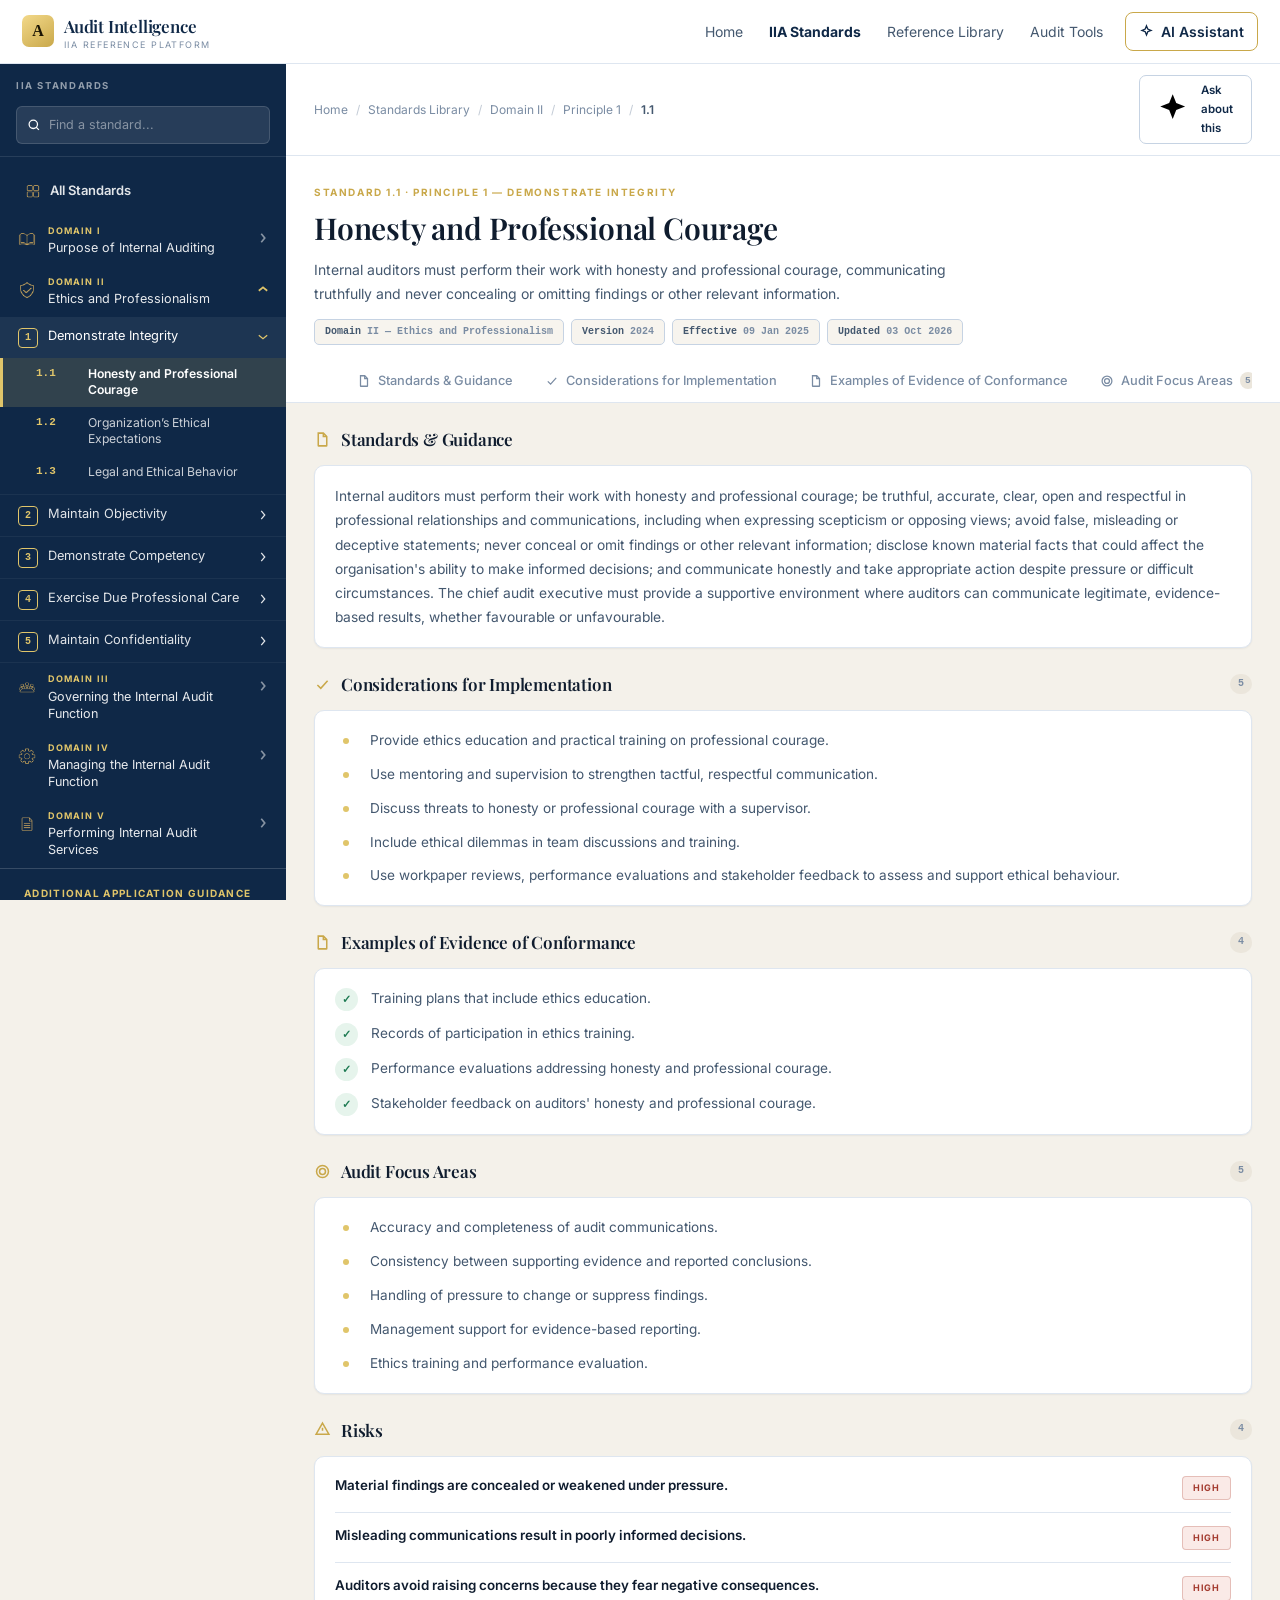
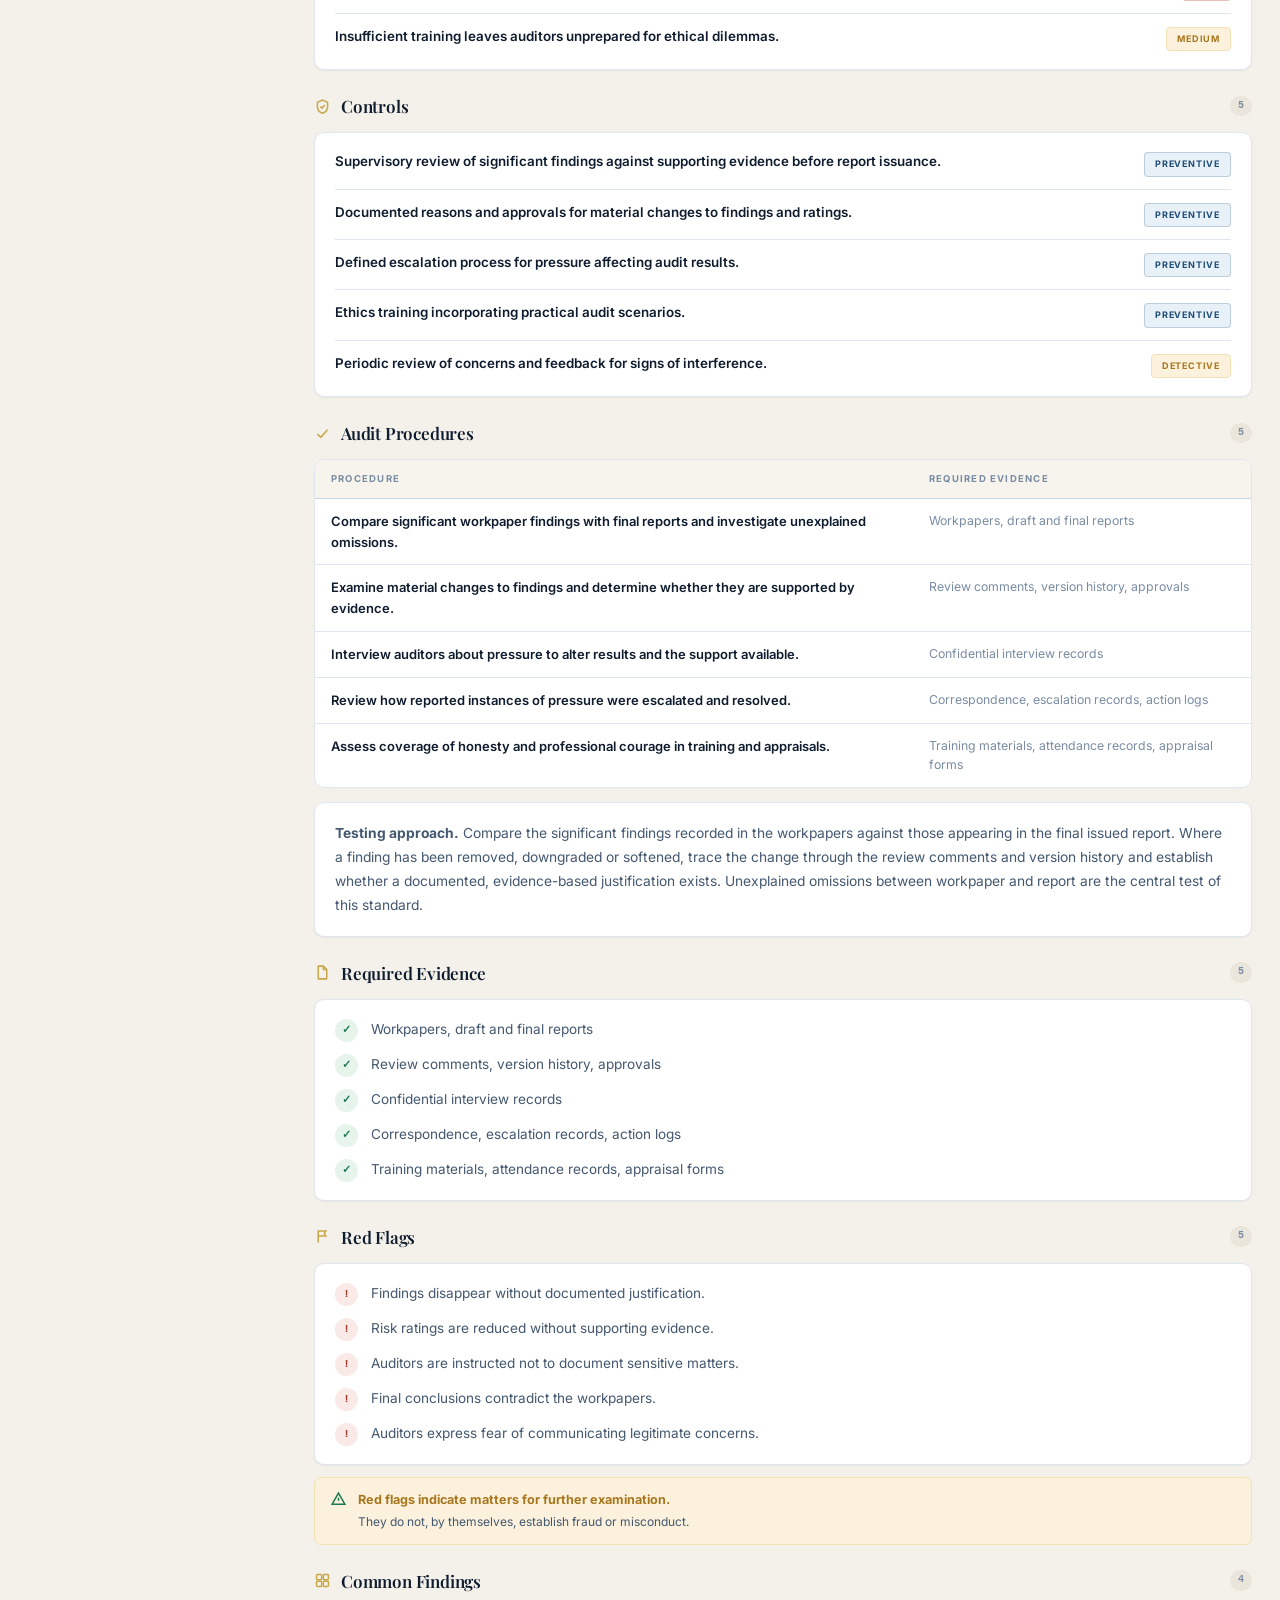
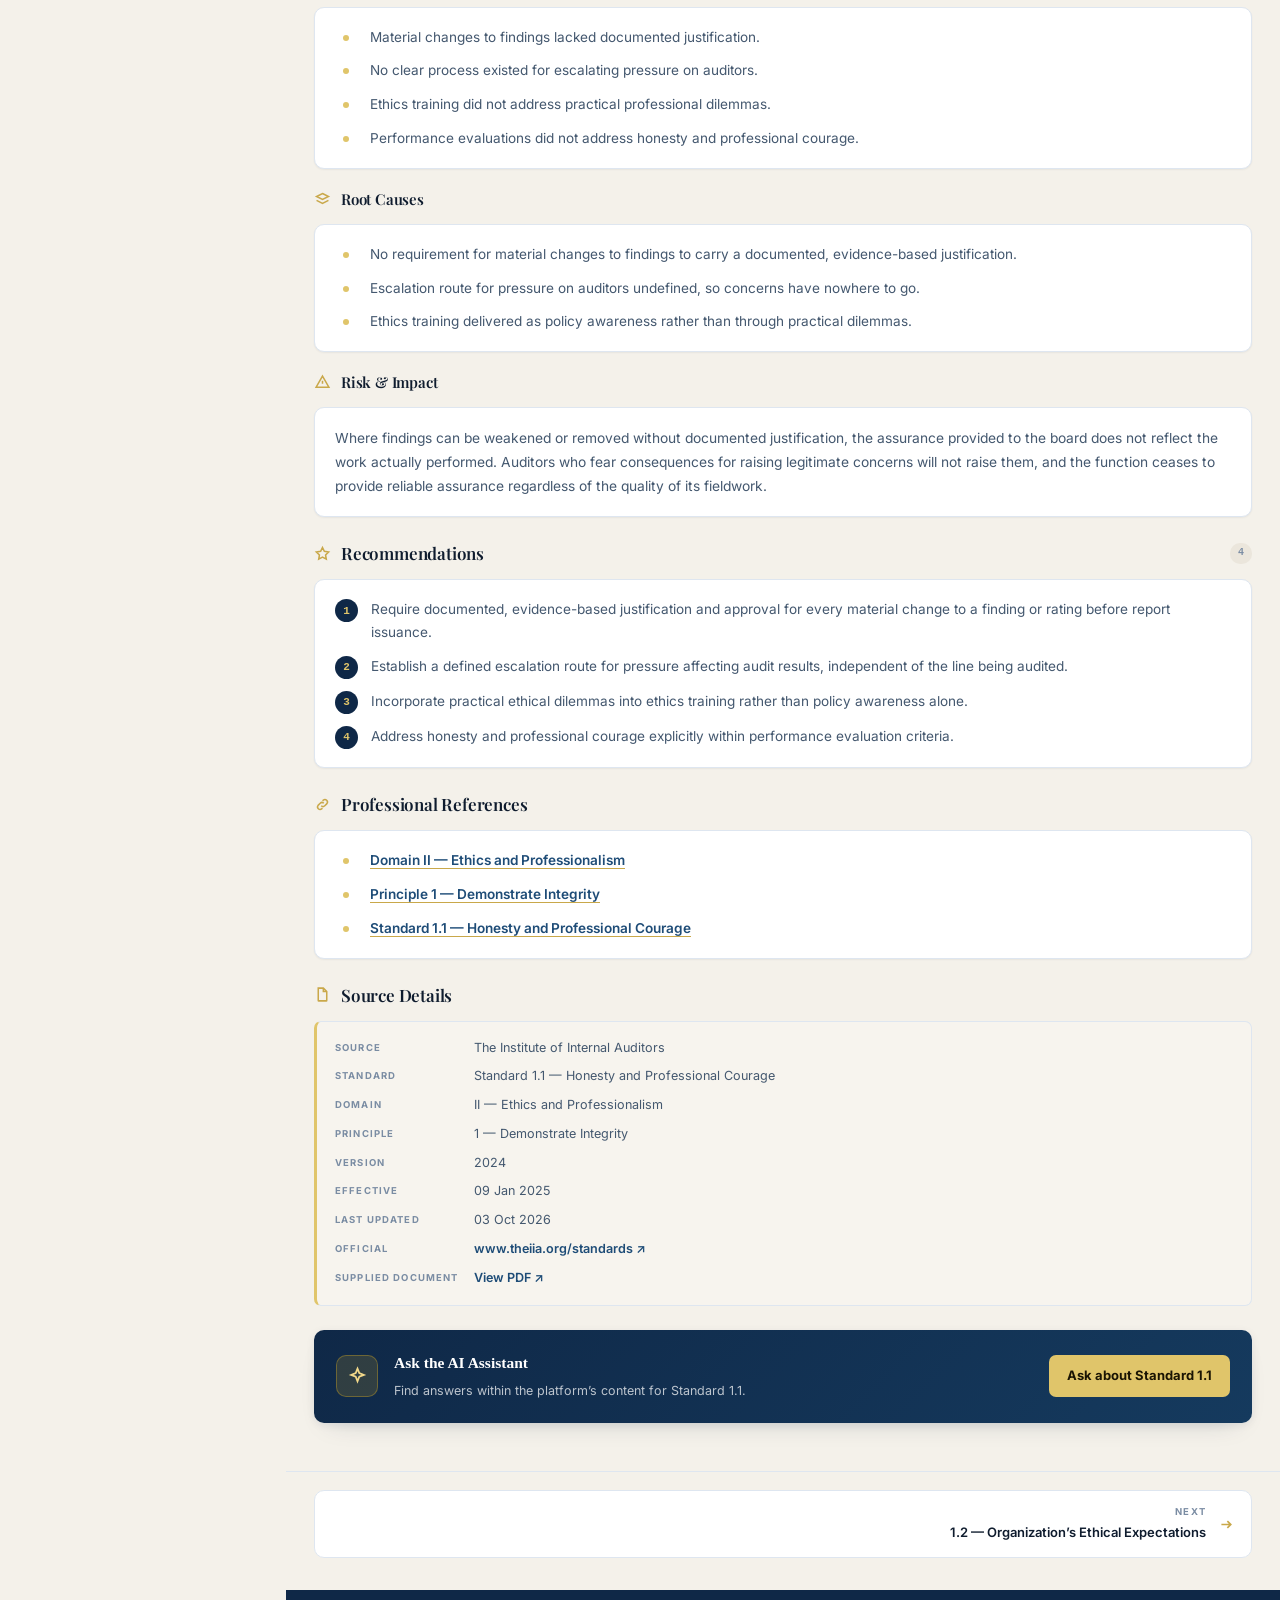
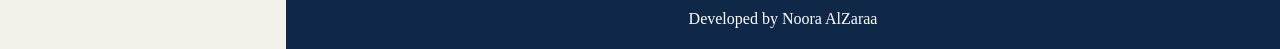
<file: standard.html>
<!doctype html>
<html lang="en">
<head>
<meta charset="utf-8">
<meta name="viewport" content="width=device-width, initial-scale=1">
<title>Standard — Audit Intelligence</title>
<link rel="stylesheet" href="assets/iia.css?v=18">
</head>
<body>

<header class="top"></header>

<div class="shell">
  <aside class="nav"></aside>
  <div class="main">
    <div id="page"></div>
    <footer></footer>
  </div>
</div>

<script src="data/library.js"></script>
<script src="data/supplied-standards.js"></script>
<script src="data/supplied-tables.js"></script>
<script src="data/supplied-appendix-tables.js"></script>
<script src="data/iia.js?v=9"></script>
<script src="data/references.js"></script>
<script src="assets/iia.js?v=12"></script>
<script src="assets/source-format.js?v=10"></script>
<script>
(function(){
  const ref = qs('ref') || '1.1';
  const all = allStandards();
  const s   = all.find(x => x.ref === ref);
  const page = document.getElementById('page');

  if (!s){
    page.innerHTML = '<div class="empty">' + icon('alert') +
      '<b>Standard not found</b><p>No standard matches that reference. ' +
      'Open the <a href="standards.html" style="color:var(--navy-3);font-weight:600">' +
      'standards library</a> to browse all standards.</p></div>';
    mount({ active:'library' });
    return;
  }

  const rec = standardRecord(s.ref);
  document.title = 'Standard ' + s.ref + ' — ' + s.title + ' — Audit Intelligence';

  /* ---------- breadcrumb ---------- */
  let h = '<div class="crumb">' +
    '<a href="index.html">Home</a><span class="sep">/</span>' +
    '<a href="standards.html">Standards Library</a><span class="sep">/</span>' +
    '<span>Domain ' + esc(s.domainId) + '</span><span class="sep">/</span>' +
    '<span>Principle ' + s.principleNum + '</span><span class="sep">/</span>' +
    '<b>' + esc(s.ref) + '</b>' +
    '<span class="sp"><a class="btn-o" style="padding:5px 12px;font-size:11.5px" ' +
      'href="assistant.html?q=' + encodeURIComponent('Standard ' + s.ref) + '">' +
      icon('spark') + 'Ask about this</a></span>' +
    '</div>';

  /* ---------- header ---------- */
  h += '<div class="std-h">' +
    '<div class="std-eyebrow">Standard ' + esc(s.ref) + ' · Principle ' + s.principleNum +
      ' — ' + esc(s.principleTitle) + '</div>' +
    '<h1>' + esc(s.title) + '</h1>' +
    (rec ? '<p class="lede">' + esc(cleanSummary(rec.summary)) + '</p>' : '') +
    '<div class="std-meta">' +
      '<span class="mtag"><b>Domain</b> ' + esc(s.domainId) + ' — ' + esc(s.domainName) + '</span>' +
      (rec ? '<span class="mtag"><b>Version</b> ' + esc(rec.version) + '</span>' +
             (rec.effective ? '<span class="mtag"><b>Effective</b> ' + fmtDate(rec.effective) + '</span>' : '') +
             (rec.updated ? '<span class="mtag"><b>Updated</b> ' + fmtDate(rec.updated) + '</span>' : '')
           : '') +
    '</div>';

  /* ---------- tabs ---------- */
  const TABS = [];
  const add = (anchor, label, ico, n) => TABS.push({ anchor, label, ico, n });
  add('requirements','Standards & Guidance','doc');
  add('implementation','Considerations for Implementation','check');
  add('conformance','Examples of Evidence of Conformance','doc');
  if (rec){
    if (rec.sourceSections){
      const nav = [null,null,['focus','Audit Focus Areas','target'],['risks','Risks','alert'],
        ['controls','Suggested Controls','shield'],['procedures','Suggested Audit Procedures','check'],
        ['redflags','Red Flags','flag'],['findings','Illustrative Common Findings','grid']];
      rec.sourceSections.filter(x => x.number >= 2 && x.number <= 7).forEach(x => add(...nav[x.number]));
      if (rec.practicalApplication) add('practical','Practical Application','list');
    }
    if (rec.focus && rec.focus.length) add('focus','Audit Focus Areas','target', rec.focus.length);
    if (rec.risks && rec.risks.length) add('risks','Risks','alert', rec.risks.length);
    if (rec.controls && rec.controls.length) add('controls','Controls','shield', rec.controls.length);
    const np = (rec.procedureTable && rec.procedureTable.length) ||
               (rec.procedures && rec.procedures.length);
    if (np) add('procedures','Audit Procedures','check', np);
    if (rec.evidence && rec.evidence.length) add('evidence','Required Evidence','doc', rec.evidence.length);
    if (rec.redFlags && rec.redFlags.length) add('redflags','Red Flags','flag', rec.redFlags.length);
    if (rec.findings && rec.findings.length) add('findings','Common Findings','grid', rec.findings.length);
    if (rec.recommendations && rec.recommendations.length)
      add('recommendations','Recommendations','star', rec.recommendations.length);
    add('source','References','link');
  }
  if (TABS.length){
    h += '<div class="tabs">' + TABS.map((t,i) =>
      '<button class="tab' + (i===0?' on':'') + '" data-go="' + t.anchor + '">' +
        icon(t.ico) + t.label +
        (t.n ? '<span class="n">' + t.n + '</span>' : '') +
      '</button>').join('') + '</div>';
  }
  h += '</div>';

  /* ---------- body ---------- */
  h += '<div class="body">';

  const sect = (id, title, ico, inner, n) =>
    '<section class="sect" id="' + id + '">' +
      '<div class="sect-h">' + icon(ico) + '<h2>' + title + '</h2>' +
      (n !== undefined ? '<span class="n">' + n + '</span>' : '') + '</div>' +
      inner + '</section>';
  const gap = (label) =>
    '<div class="card"><p>' + esc(label) + ' has not been added for Standard ' +
    esc(s.ref) + ' yet.</p></div>';

  if (!rec){
    h += sect('requirements','Standards &amp; Guidance','doc',
      '<div class="empty">' + icon('doc') +
      '<b>Content not yet added for this standard</b>' +
      '<p>Standard ' + esc(s.ref) + ' — ' + esc(s.title) + ' is part of Principle ' +
      s.principleNum + '. Its detailed content has not been added to the platform yet.</p></div>');
    h += sect('implementation','Considerations for Implementation','check',
      gap('Considerations for Implementation'));
    h += sect('conformance','Examples of Evidence of Conformance','doc',
      gap('Examples of Evidence of Conformance'));
  } else {

    const ul = (arr, cls) => '<div class="card"><ul class="rq ' + (cls||'') + '">' +
      arr.map(x => '<li><span>' + esc(x) + '</span></li>').join('') + '</ul></div>';

    const tbl = (rows, a, b, ka, kb) =>
      '<div class="tbl-wrap"><table><thead><tr><th>' + a + '</th><th>' + b +
      '</th></tr></thead><tbody>' + rows.map(r =>
        '<tr><td><b>' + esc(r[ka]) + '</b></td><td class="ev">' + esc(r[kb]) +
        '</td></tr>').join('') + '</tbody></table></div>';

    /* --- requirements and guidance --- */
    const appendices = typeof SUPPLIED_APPENDIX_TABLES !== 'undefined' && SUPPLIED_APPENDIX_TABLES[s.ref];
    let g = rec.sourcePdf ? sourceFormat(rec.requirement,'Requirements',null,null,appendices) : '<div class="card"><p>' + esc(rec.requirement) + '</p></div>';
    if (rec.sourcePdf) g = '<div class="scope">' + icon('doc') +
      '<div><b>Source summary and practical guidance</b><span>The supplied PDF summarizes requirements and guidance. Audit Focus Areas through Illustrative Common Findings are suggested practical material, not additional IIA requirements. ' +
      '<a href="' + esc(rec.sourcePdf) + '" target="_blank" rel="noopener noreferrer">View the supplied PDF ↗</a></span></div></div>' + g;
    if (rec.assignmentTable && rec.assignmentTable.length)
      g += '<div class="sect-h" style="margin-top:18px">' + icon('scale') +
           '<h2 style="font-size:15px">Previous Responsibilities &amp; Engagement Assignments</h2></div>' +
           tbl(rec.assignmentTable,'Situation','Requirement','s','r');
    if (rec.biasTable && rec.biasTable.length)
      g += '<div class="sect-h" style="margin-top:18px">' + icon('alert') +
           '<h2 style="font-size:15px">Examples of Bias</h2></div>' +
           tbl(rec.biasTable,'Bias','Description','b','d');
    h += sect('requirements','Standards &amp; Guidance','doc', g);
    h += sect('implementation','Considerations for Implementation','check',
      (rec.implementation && rec.implementation.length)
         ? (rec.sourcePdf ? sourceFormat(rec.implementation[0],'Considerations for Implementation',null,null,appendices) : ul(rec.implementation,'dot'))
        : gap('Considerations for Implementation'),
      !rec.sourcePdf && rec.implementation && rec.implementation.length || undefined);
    h += sect('conformance','Examples of Evidence of Conformance','doc',
      (rec.conformance && rec.conformance.length)
         ? (rec.sourcePdf ? sourceFormat(rec.conformance[0],'Examples of Evidence of Conformance') : ul(rec.conformance,'tick'))
        : gap('Examples of Evidence of Conformance'),
      !rec.sourcePdf && rec.conformance && rec.conformance.length || undefined);

    if (rec.sourceSections){
      const sections = [null,null,'focus','risks','controls','procedures',
        'redflags','findings','source'];
      const titles = [null,null,'Audit Focus Areas','Risks','Suggested Controls',
        'Suggested Audit Procedures','Red Flags','Illustrative Common Findings',
        'Professional References'];
      const icons = [null,null,'target','alert','shield','check','flag','grid','link'];
      rec.sourceSections.filter(x => x.number >= 2 && x.number <= 7).forEach(x => {
        h += sect(sections[x.number],titles[x.number],icons[x.number],
          [3,4,5].includes(x.number) ? sourceFormat(x.text,x.title,'table',
            SUPPLIED_TABLES[s.ref] && SUPPLIED_TABLES[s.ref][x.number]) : sourceFormat(x.text,x.title,'list'));
      });
    }
    if (rec.focus && rec.focus.length)
      h += sect('focus','Audit Focus Areas','target', ul(rec.focus,'dot'), rec.focus.length);

    if (rec.risks && rec.risks.length)
      h += sect('risks','Risks','alert','<div class="card">' + rec.risks.map(x =>
        '<div class="row"><div class="tx"><b>' + esc(x.r) + '</b>' +
        (x.d ? '<span>' + esc(x.d) + '</span>' : '') + '</div>' +
        classificationBadges(x.i, 'risk') + '</div>').join('') +
        '</div>', rec.risks.length);

    if (rec.controls && rec.controls.length)
      h += sect('controls','Controls','shield','<div class="card">' + rec.controls.map(x =>
        '<div class="row"><div class="tx"><b>' + esc(x.c) + '</b></div>' +
        classificationBadges(x.t, 'control') + '</div>').join('') +
        '</div>', rec.controls.length);

    if (rec.procedureTable && rec.procedureTable.length)
      h += sect('procedures','Audit Procedures','check',
        tbl(rec.procedureTable,'Procedure','Required Evidence','p','e') +
        (rec.testing ? '<div class="card" style="margin-top:14px"><p><b>Testing approach.</b> ' +
          esc(rec.testing) + '</p></div>' : ''),
        rec.procedureTable.length);
    else if (rec.procedures && rec.procedures.length)
      h += sect('procedures','Audit Procedures','check', ul(rec.procedures) +
        (rec.testing ? '<div class="card" style="margin-top:14px"><p><b>Testing approach.</b> ' +
          esc(rec.testing) + '</p></div>' : ''),
        rec.procedures.length);

    if (rec.evidence && rec.evidence.length)
      h += sect('evidence','Required Evidence','doc', ul(rec.evidence,'tick'), rec.evidence.length);

    if (rec.redFlags && rec.redFlags.length)
      h += sect('redflags','Red Flags','flag', ul(rec.redFlags,'flag') +
        '<div class="scope" style="margin-top:12px;background:var(--warn-bg);' +
        'border-color:var(--gold-line)">' + icon('alert') +
        '<div><b style="color:var(--warn)">Red flags indicate matters for further examination.</b>' +
        '<span>They do not, by themselves, establish fraud or misconduct.</span></div></div>',
        rec.redFlags.length);

    if (rec.findings && rec.findings.length){
      let f = ul(rec.findings,'dot');
      if (rec.causes && rec.causes.length)
        f += '<div class="sect-h" style="margin-top:18px">' + icon('layer') +
             '<h2 style="font-size:15px">Root Causes</h2></div>' + ul(rec.causes,'dot');
      if (rec.impacts)
        f += '<div class="sect-h" style="margin-top:18px">' + icon('alert') +
             '<h2 style="font-size:15px">Risk &amp; Impact</h2></div>' +
             '<div class="card"><p>' + esc(rec.impacts) + '</p></div>';
      h += sect('findings','Common Findings','grid', f, rec.findings.length);
    }

    if (rec.recommendations && rec.recommendations.length)
      h += sect('recommendations','Recommendations','star', ul(rec.recommendations),
        rec.recommendations.length);

    if (rec.practicalApplication)
      h += sect('practical','Practical Application','list',
        sourceFormat(rec.practicalApplication,'Practical Application','practical',null,appendices));

    /* references and provenance */
    const suppliedPdf=rec.sourcePdf || (+s.ref.split('.')[0]<=2 ?
      'assets/standards/standard-'+s.ref.split('.')[0]+'.pdf' : '');
    h += sect('source','Professional References','link',
      (rec.sourceSections ? sourceFormat(rec.sourceSections.find(x => x.number === 8).text,'Professional References') : '') +
      (rec.references && rec.references.length
        ? professionalReferenceList(rec.references.map(x=>x.t).join('\n'),all) : ''));
    h += sect('provenance','Source Details','doc',
      '<div class="srcbox"><dl>' +
        '<dt>Source</dt><dd>' + esc(rec.source) + '</dd>' +
        '<dt>Standard</dt><dd>' + esc(rec.ref) + ' — ' + esc(s.title) + '</dd>' +
        '<dt>Domain</dt><dd>' + esc(s.domainId) + ' — ' + esc(s.domainName) + '</dd>' +
        '<dt>Principle</dt><dd>' + s.principleNum + ' — ' + esc(s.principleTitle) + '</dd>' +
        '<dt>Version</dt><dd>' + esc(rec.version) + '</dd>' +
        (rec.effective ? '<dt>Effective</dt><dd>' + fmtDate(rec.effective) + '</dd>' : '') +
        (rec.updated ? '<dt>Last updated</dt><dd>' + fmtDate(rec.updated) + '</dd>' : '') +
        (rec.url ? '<dt>Official</dt><dd><a href="' + esc(rec.url) + '" target="_blank" ' +
          'rel="noopener noreferrer">' + esc(rec.url.replace(/^https?:\/\//,'')) + ' &#8599;</a></dd>' : '') +
        (suppliedPdf ? '<dt>Supplied document</dt><dd><a href="' + esc(suppliedPdf) + '" target="_blank" rel="noopener noreferrer">View PDF &#8599;</a></dd>' : '') +
      '</dl></div>');
    /* assistant prompt */
    h += '<div class="aibox" style="margin-top:24px">' +
      '<div class="ai-i">' + icon('spark') + '</div>' +
      '<div class="ai-t"><b>Ask the AI Assistant</b>' +
      '<span>Find answers within the platform’s content for Standard ' + esc(s.ref) + '.</span></div>' +
      '<a class="btn-gold" href="assistant.html?q=' +
        encodeURIComponent('Standard ' + s.ref + ' ' + s.title) + '">' +
        'Ask about Standard ' + esc(s.ref) + '</a></div>';
  }

  h += '</div>';

  /* ---------- prev / next ---------- */
  const i = all.findIndex(x => x.ref === s.ref);
  const prev = i > 0 ? all[i-1] : null;
  const next = i < all.length - 1 ? all[i+1] : null;
  if (prev || next){
    h += '<div class="pager">';
    if (prev) h += '<a href="standard.html?ref=' + encodeURIComponent(prev.ref) + '">' +
      icon('back') + '<span><span class="lb">Previous</span>' +
      '<span class="tt">' + esc(prev.ref) + ' — ' + esc(prev.title) + '</span></span></a>';
    if (next) h += '<a class="nx" href="standard.html?ref=' + encodeURIComponent(next.ref) + '">' +
      '<span><span class="lb">Next</span>' +
      '<span class="tt">' + esc(next.ref) + ' — ' + esc(next.title) + '</span></span>' +
      icon('arrow') + '</a>';
    h += '</div>';
  }

  page.innerHTML = h;
  mount({ active:'library', ref:s.ref });

  /* tab click scrolls to its section */
  const tabs = [...document.querySelectorAll('.tab')];
  const OFFSET = 80; /* sticky top bar */
  tabs.forEach(t => t.addEventListener('click', () => {
    const el = document.getElementById(t.dataset.go);
    if (!el) return;
    const y = el.getBoundingClientRect().top + window.scrollY - OFFSET;
    window.scrollTo({ top:y, behavior:'smooth' });
  }));

  /* tab follows scroll position */
  const sects = tabs.map(t => document.getElementById(t.dataset.go)).filter(Boolean);
  if (sects.length){
    const spy = new IntersectionObserver(es => {
      es.forEach(e => {
        if (e.isIntersecting)
          tabs.forEach(t => t.classList.toggle('on', t.dataset.go === e.target.id));
      });
    }, { rootMargin:'-130px 0px -65% 0px' });
    sects.forEach(x => spy.observe(x));
  }

  /* deep link to a section: standard.html?ref=1.1#risks */
  if (location.hash){
    const el = document.getElementById(location.hash.slice(1));
    if (el) setTimeout(() => window.scrollTo({
      top: el.getBoundingClientRect().top + window.scrollY - OFFSET
    }), 80);
  }
  const match=qs('match');
  if(match){
    const section=document.getElementById(location.hash.slice(1)) || document.getElementById('requirements');
    if(section){
      const words=match.toLowerCase().match(/[\p{L}\p{N}]+/gu)||[];
      const candidates=[...section.querySelectorAll('tbody tr,li,.row,p,dd')].filter(el=>
        !el.closest('tbody tr,li,.row') || el.matches('tbody tr,li,.row'));
      const target=candidates.map(el=>{
        const text=el.textContent.toLowerCase().replace(/\s+/g,' ');
        return {el,score:(text.includes(match.toLowerCase().replace(/\s+/g,' '))?1000:0)+
          words.filter(word=>text.includes(word)).length};
      }).sort((a,b)=>b.score-a.score)[0];
      if(target && target.score){
        target.el.classList.add('search-target');
        setTimeout(()=>window.scrollTo({top:Math.max(0,target.el.getBoundingClientRect().top+
          window.scrollY-120),behavior:'instant'}),130);
      }
    }
  }
})();
</script>
</body>
</html>
</file>
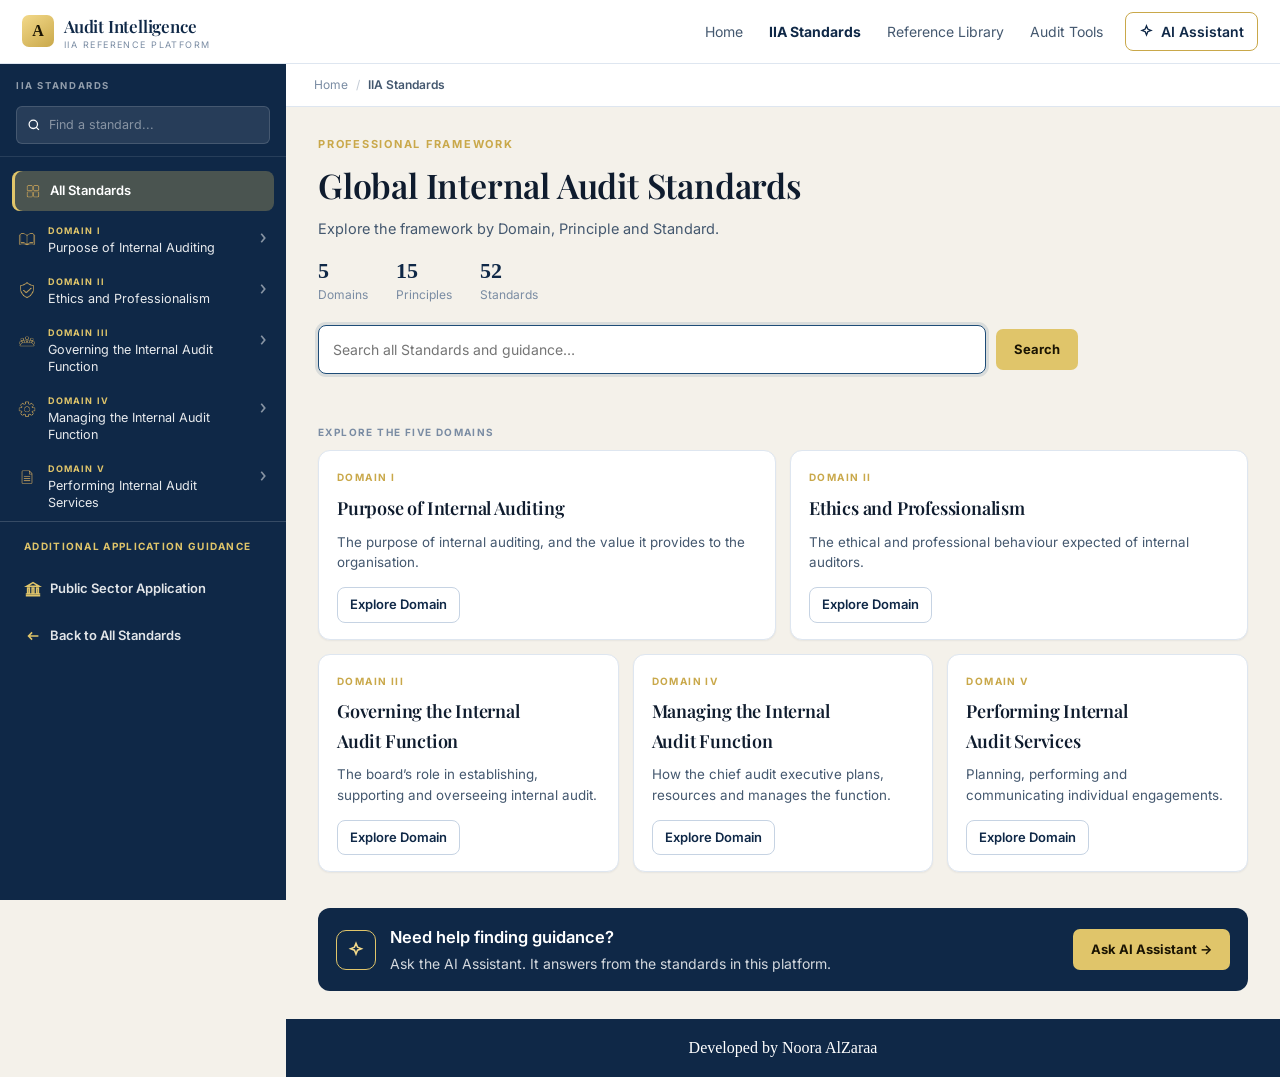
<file: standards.html>
<!doctype html>
<html lang="en">
<head>
<meta charset="utf-8">
<meta name="viewport" content="width=device-width, initial-scale=1">
<title>Global Internal Audit Standards — Audit Intelligence</title>
<link rel="stylesheet" href="assets/iia.css?v=14">
</head>
<body>

<header class="top"></header>

<div class="shell">
  <aside class="nav"></aside>
  <div class="main">
    <div class="crumb">
      <a href="index.html">Home</a><span class="sep">/</span><b>IIA Standards</b>
    </div>
    <div class="page-h" id="domain-i-intro">
      <div class="eyebrow">Professional framework</div>
      <h1>Global Internal Audit Standards</h1>
      <p id="lede">Explore the framework by Domain, Principle and Standard.</p>
      <div class="statrow" id="statrow"></div>
      <form class="searchline" id="searchForm">
        <input type="search" id="q" placeholder="Search all Standards and guidance…"
               aria-label="Search the standards" autofocus>
        <button class="btn-gold" type="submit">Search</button>
      </form>
    </div>
    <div id="out"></div>
    <div style="padding:8px 32px 28px">
      <div class="askbar" id="pageAsk" style="max-width:none;margin:0">
        <div class="ai-i"><svg class="ic" viewBox="0 0 20 20"><path d="M10 2.5l1.7 4.3 4.3 1.7-4.3 1.7L10 14.5 8.3 10.2 4 8.5l4.3-1.7z"/></svg></div>
        <div>
          <b>Need help finding guidance?</b>
          <span>Ask the AI Assistant. It answers from the standards in this platform.</span>
        </div>
        <a class="btn-gold" href="assistant.html">Ask AI Assistant →</a>
      </div>
    </div>
    <footer></footer>
  </div>
</div>

<script src="data/library.js"></script>
<script src="data/supplied-standards.js"></script>
<script src="data/supplied-tables.js"></script>
<script src="data/iia.js?v=9"></script>
<script src="data/references.js"></script>
<script src="assets/iia.js?v=12"></script>
<script>
(function(){
  const input = document.getElementById('q');
  const out = document.getElementById('out');
  const lede = document.getElementById('lede');
  const st = contentStats();
  document.getElementById('statrow').innerHTML =
    '<div><b>' + st.domains + '</b><span>Domains</span></div>' +
    '<div><b>' + st.principles + '</b><span>Principles</span></div>' +
    '<div><b>' + st.standards + '</b><span>Standards</span></div>';

  function span(d){
    if (!d.principles.length) return 'Purpose statement';
    const nums = d.principles.map(p => p.num);
    const a = Math.min.apply(null, nums), b = Math.max.apply(null, nums);
    return a === b ? 'Principle ' + a : 'Principles ' + a + '–' + b;
  }

  function card(d){
    return '<a class="tcard" href="standards.html?domain=' + encodeURIComponent(d.id) + '">' +
      '<div class="kicker">Domain ' + esc(d.num) + '</div>' +
      '<h3>' + esc(d.name) + '</h3>' +
      '<p>' + esc(d.blurb) + '</p>' +
      '<span class="go">Explore Domain</span></a>';
  }

  function diItem(item){
    return '<div class="di-item">' + icon(item.icon || 'check') +
      '<div><b>' + esc(item.title) + '</b><span>' + esc(item.text) + '</span></div></div>';
  }

  function psList(items){
    return '<ul class="rq dot">' + items.map(x => '<li><span>' + esc(x) + '</span></li>').join('') + '</ul>';
  }
  function psItems(items, symbol){
    return '<div class="di-item-list">' + items.map(x => '<div class="di-item">' + icon(symbol) +
      '<div><b>' + esc(x.title) + '</b><span>' + esc(x.text) + '</span></div></div>').join('') + '</div>';
  }
  function psTopics(items, symbol){
    return '<div class="ps-topic-grid">' + items.map(x =>
      '<article class="ps-panel ps-topic"><div class="ps-topic-title">' + icon(symbol) +
      '<h4>' + esc(x.title) + '</h4></div><p>' + esc(x.text) + '</p></article>').join('') + '</div>';
  }
  function psFlags(items){
    return '<ul class="ps-flags">' + items.map(x => '<li><span class="ps-flag-icon" aria-hidden="true">!</span><span>' + esc(x) + '</span></li>').join('') + '</ul>';
  }
  function psPanel(title, content, cls){
    return '<section class="ps-panel' + (cls ? ' ' + cls : '') + '"><h4>' + esc(title) + '</h4>' + content + '</section>';
  }
  function psArea(id, title, data, symbol){
    const evidence = data.evidence && data.evidence.length
      ? '<ul class="ps-evidence">' + data.evidence.map(x => '<li>' + icon('check') + '<span>' + esc(x) + '</span></li>').join('') + '</ul>'
      : '<p class="ps-support-note">Document the records examined and conclusions reached for each audit procedure. The supplied content combines suggested audit procedures and required evidence; it does not provide a separate evidence list for this area.</p>';
    const first = [psPanel('Audit Focus Areas', psList(data.focus)),
      psPanel('Suggested Controls', psList(data.controls)),
      psPanel('Evidence', evidence), psPanel('Illustrative Findings', psList(data.findings))];
    const second = [psPanel('Risks', psItems(data.risks, 'alert')),
      psPanel('Audit Procedures', psList(data.procedures)),
      psPanel('Red Flags', psFlags(data.redFlags))];
    return '<section class="ps-view" id="' + id + '" role="tabpanel" aria-labelledby="tab-' + id + '" hidden>' +
      '<h2 class="ps-area-title">' + icon(symbol) + esc(title) + '</h2>' +
      psPanel('Application Considerations', psList(data.text), 'ps-considerations') +
      psTopics(data.subtopics, symbol) +
      (data.arrangements ? psPanel('Examples of Governance Arrangements', psItems(data.arrangements, 'users'), 'ps-arrangements') : '') +
      '<div class="ps-area-grid"><div class="ps-column">' + first.join('') + '</div><div class="ps-column">' + second.join('') + '</div></div></section>';
  }
  function publicSectorPanel(){
    const o = PUBLIC_SECTOR.overview;
    const cards = [
      { title:'Laws & Regulations', text:o.applicationAreas[0].text, id:'ps-laws', icon:'scale', action:'Explore Legal Considerations' },
      { title:'Governance & Structure', text:o.applicationAreas[1].text, id:'ps-governance', icon:'hierarchy', action:'Explore Governance' },
      { title:'Funding', text:o.applicationAreas[2].text, id:'ps-funding', icon:'coins', action:'Explore Funding' }
    ];
    const refs = '<div class="ps-table-wrap"><table class="ps-table"><thead><tr><th scope="col">Standard</th><th scope="col">Title</th><th scope="col">Relevance to Public Sector Application</th></tr></thead><tbody>' +
      PUBLIC_SECTOR.references.map(x => '<tr><td><a href="standard.html?ref=' + encodeURIComponent(x.ref) + '">Standard ' + esc(x.ref) + '</a></td><td>' + esc(x.title) + '</td><td>' + esc(x.connection) + '</td></tr>').join('') + '</tbody></table></div>';
    return '<div class="di public-sector"><div class="ps-heading">' +
      '<p class="ps-source-link"><a href="assets/standards/public-sector.pdf" target="_blank" rel="noopener noreferrer">View the supplied Public Sector PDF ↗</a></p>' +
      '<div class="di-tabs" role="tablist" aria-label="Public Sector Application sections">' +
      PUBLIC_SECTOR.sections.map((x,i) => '<button type="button" class="di-tab' + (i ? '' : ' on') + '" role="tab" id="tab-' + x.id + '" aria-controls="' + x.id + '" aria-selected="' + !i + '" tabindex="' + (i ? '-1' : '0') + '" data-ps-tab="' + x.id + '">' + esc(x.label) + '</button>').join('') + '</div></div>' +
      '<section class="ps-view" id="ps-overview" role="tabpanel" aria-labelledby="tab-ps-overview">' +
        psPanel('Applying the Standards in Context', '<p>' + esc(o.intro) + '</p><p>' + esc(o.detail) + '</p><p>' + esc(o.note) + '</p>', 'ps-intro') +
        '<div class="ps-cards">' + cards.map(x => '<article class="ps-card">' + icon(x.icon) + '<div class="ps-card-content"><h3>' + esc(x.title) + '</h3><p>' + esc(x.text) + '</p>' +
          '<button type="button" class="ps-explore" data-ps-tab="' + x.id + '">' + esc(x.action) + ' ' + icon('arrow') + '</button></div></article>').join('') + '</div>' +
        '<div class="ps-lower">' + psPanel('Public Sector Audit Priorities', psList(o.priorities)) +
        psPanel('Within Each Application Area', psList(['Standards Application','Audit Focus Areas','Risks & Suggested Controls','Audit Procedures & Evidence','Red Flags','Illustrative Findings'])) + '</div></section>' +
      psArea('ps-laws','Laws & Regulations', PUBLIC_SECTOR.laws, 'scale') +
      psArea('ps-governance','Governance & Structure', PUBLIC_SECTOR.governance, 'hierarchy') +
      psArea('ps-funding','Funding', PUBLIC_SECTOR.funding, 'coins') +
      '<section class="ps-view" id="ps-references" role="tabpanel" aria-labelledby="tab-ps-references" hidden><h2 class="ps-area-title">Professional References</h2>' + refs + '</section></div>';
  }

  function domainIPanel(){
    const value = DOMAIN_I.howValueProvides.map(item =>
      '<article class="di-v">' + icon(item.icon || 'shield') +
      '<h3>' + esc(item.title) + '</h3><p>' + esc(item.short || item.text) + '</p></article>').join('');
    const enhances = DOMAIN_I.enhances.map(diItem).join('');
    const conditions = DOMAIN_I.conditions.map(diItem).join('');
    const valueStates = DOMAIN_I.valueContributions.map(item =>
      '<div class="di-item">' + icon('check') + '<div><b>' + esc(item.title) + '</b><span>' + esc(item.text) + '</span></div></div>').join('');
    const characteristics = DOMAIN_I.characteristics.map(item =>
      '<div class="di-item">' + icon('shield') + '<div><b>' + esc(item.title) + '</b><span>' + esc(item.text) + '</span></div></div>').join('');
    const questions = DOMAIN_I.practicalQuestions.map(item =>
      '<div class="di-item">' + icon('list') + '<div><b>' + esc(item.question) + '</b><span>' + esc(item.application) + '</span></div></div>').join('');
    const forms = DOMAIN_I.howValueProvides.map(item =>
      '<div class="di-item">' + icon(item.icon || 'spark') + '<div><b>' + esc(item.title) + '</b><span>' +
      esc(item.text) + ' ' + esc(item.application) + '</span></div></div>').join('');
    const related = DOMAIN_I.relatedTopics.map(item => {
      const links = (item.principles || []).map(num => {
        const found = principleOf(num);
        if (!found) return '';
        const label = 'Principle ' + found.principle.num + ' — ' + found.principle.title;
        return '<a href="standards.html?domain=' + encodeURIComponent(found.domain.id) + '#principle-' + found.principle.num + '">' + esc(label) + '</a>';
      }).join('');
      return '<div class="di-item">' + icon('link') + '<div><b>' + esc(item.topic) + '</b><span class="principle-links">' + links + '</span></div></div>';
    }).join('');
    return '<div class="di">' +
      '<section class="di-statement" id="domain-i-purpose">' +
        '<div class="di-statement-top"><div class="di-ico">' + icon('book') + '</div><div>' +
          '<h2>' + esc(DOMAIN_I.headline) + '</h2>' +
          '<p>' + esc(DOMAIN_I.statement) + '</p></div></div>' +
        '<div class="di-tabs">' +
          '<a class="di-tab on" href="#domain-i-purpose">Purpose statement</a>' +
          '<a class="di-tab" href="#domain-i-practical">Practical application</a>' +
          '<a class="di-tab" href="#domain-i-related">Related Principles</a>' +
        '</div></section>' +
      '<section id="domain-i-value">' +
        '<div class="di-kicker">Forms of Contribution</div>' +
        '<h3>How Internal Auditing Provides Value</h3>' +
        '<div class="di-values">' + value + '</div></section>' +
      '<div class="di-split">' +
        '<section class="di-box" id="domain-i-enhances"><h3>What Internal Auditing Enhances</h3>' + enhances + '</section>' +
        '<section class="di-box" id="domain-i-conditions"><h3>Conditions for Effectiveness</h3>' + conditions +
          '<p class="di-note">' + esc(DOMAIN_I.conditionsNote) + '</p></section>' +
      '</div>' +
      '<section class="di-block" id="domain-i-practical">' +
        '<div class="di-kicker">Domain I</div>' +
        '<h3>Practical Application</h3>' +
        '<p>' + esc(DOMAIN_I.intro) + '</p>' +
        '<p>' + esc(DOMAIN_I.purposeDetail) + '</p>' +
        '<h4>Create, Protect and Sustain Value</h4>' + valueStates +
        '<h4>Essential characteristics</h4>' + characteristics +
        '<h4>Questions to carry into the work</h4>' + questions +
        '<h4>How an engagement contributes</h4>' +
        '<p>' + esc(DOMAIN_I.practicalIllustration) + '</p>' +
        forms +
        '<h4>Illustrative engagement example: Payroll</h4>' +
        '<p>' + esc(DOMAIN_I.payrollExample.intro) + '</p>' +
        '<ul class="rq dot">' + DOMAIN_I.payrollExample.contributions.map(item => '<li><span>' + esc(item) + '</span></li>').join('') + '</ul>' +
        '<p class="di-note">' + esc(DOMAIN_I.payrollExample.note) + '</p>' +
      '</section>' +
      '<section class="di-block" id="domain-i-related">' +
        '<div class="di-kicker">Domain I</div>' +
        '<h3>Related Principles</h3>' +
        related +
        '<p class="di-source">The purpose statement is published by the Institute of Internal Auditors. Read the official text at <a href="' +
          esc(DOMAIN_I.official) + '" target="_blank" rel="noopener noreferrer">theiia.org</a>.</p>' +
      '</section></div>';
  }

  function setChrome(domainI){
    const publicSector = domainI === 'public-sector';
    document.body.classList.toggle('domain-i-page', !!domainI);
    document.body.classList.toggle('public-sector-page', publicSector);
    const crumb = document.querySelector('.crumb');
    const eyebrow = document.querySelector('.page-h .eyebrow');
    const h1 = document.querySelector('.page-h h1');
    const ask = document.getElementById('pageAsk');
    let classification = document.querySelector('.ps-page-note');
    if (publicSector && !classification){
      classification = document.createElement('p');
      classification.className = 'ps-page-note';
      document.querySelector('.page-h').append(classification);
    }
    if (classification) classification.hidden = !publicSector;
    if (publicSector){
      crumb.innerHTML = '<a href="index.html">Home</a><span class="sep">/</span><a href="standards.html">IIA Standards</a><span class="sep">/</span><b>Public Sector Application</b>';
      eyebrow.textContent = 'Public Sector Application';
      h1.textContent = PUBLIC_SECTOR.title;
      lede.textContent = PUBLIC_SECTOR.summary;
      classification.textContent = PUBLIC_SECTOR.classification;
      ask.querySelector('b').textContent = 'Ask about Public Sector Application';
      ask.querySelector('span').textContent = 'Explore how public sector arrangements affect application of the Standards.';
    } else if (domainI){
      crumb.innerHTML = '<a href="index.html">Home</a><span class="sep">/</span><a href="standards.html">IIA Standards</a><span class="sep">/</span><b>Domain I</b>';
      eyebrow.textContent = 'Domain I · Purpose Introduction';
      h1.textContent = DOMAIN_I.title;
      lede.textContent = DOMAIN_I.summary;
      ask.querySelector('b').textContent = 'Explore the purpose of internal auditing';
      ask.querySelector('span').textContent = 'Get support using the platform’s content and guidance.';
    } else {
      crumb.innerHTML = '<a href="index.html">Home</a><span class="sep">/</span><b>IIA Standards</b>';
      eyebrow.textContent = 'Professional framework';
      h1.textContent = 'Global Internal Audit Standards';
      lede.textContent = 'Explore the framework by Domain, Principle and Standard.';
      ask.querySelector('b').textContent = 'Need help finding guidance?';
      ask.querySelector('span').textContent = 'Ask the AI Assistant. It answers from the standards in this platform.';
    }
  }

  function selectPublicSector(id){
    if (!PUBLIC_SECTOR.sections.some(x => x.id === id)) id = 'ps-overview';
    document.querySelectorAll('.public-sector [role="tab"]').forEach(tab => {
      const active = tab.dataset.psTab === id;
      tab.classList.toggle('on', active);
      tab.setAttribute('aria-selected', String(active));
      tab.tabIndex = active ? 0 : -1;
    });
    document.querySelectorAll('.public-sector [role="tabpanel"]').forEach(panel => { panel.hidden = panel.id !== id; });
  }

  function markDomainI(){
    const onI = qs('domain') === 'I' && !input.value.trim();
    const current = location.hash || '#domain-i-intro';
    document.querySelectorAll('.di:not(.public-sector) .di-tab').forEach(a => {
      a.classList.toggle('on', onI && a.getAttribute('href') === current);
    });
    document.querySelectorAll('.nav-sec').forEach(a => {
      const href = a.getAttribute('href') || '';
      a.classList.toggle('on', onI && href.indexOf(current) !== -1);
    });
  }

  function domains(){
    setChrome(false);
    const top = DOMAINS.slice(0, 2).map(card).join('');
    const rest = DOMAINS.slice(2).map(card).join('');
    out.innerHTML = '<div class="catalog"><div class="group-label">Explore the five Domains</div>' +
      '<div class="cgrid two">' + top + '</div>' +
      '<div class="cgrid" style="margin-top:14px">' + rest + '</div></div>';
  }

  function domainView(id){
    const d = DOMAINS.find(x => x.id === id);
    if (!d){ domains(); return; }
    if (d.id === 'I'){
      setChrome(true);
      out.innerHTML = '<div class="catalog">' + domainIPanel() + '</div>';
      markDomainI();
      return;
    }
    setChrome(false);
    const wanted = ((location.hash || '').match(/^#principle-(\d+)$/) || [])[1];
    const focus = wanted && d.principles.find(p => String(p.num) === wanted);
    const ordered = focus ? [focus].concat(d.principles.filter(p => p !== focus)) : d.principles;
    if (focus){
      document.querySelector('.page-h h1').textContent = 'Principle ' + focus.num + ' — ' + focus.title;
      lede.textContent = 'Domain ' + d.num + ' — ' + d.name + '. The standards for this principle are listed below.';
      document.title = 'Principle ' + focus.num + ' — ' + focus.title + ' — Audit Intelligence';
      document.querySelector('.crumb').innerHTML =
        '<a href="index.html">Home</a><span class="sep">/</span>' +
        '<a href="standards.html">IIA Standards</a><span class="sep">/</span>' +
        '<a href="standards.html?domain=' + encodeURIComponent(d.id) + '">Domain ' + esc(d.num) + '</a>' +
        '<span class="sep">/</span><b>Principle ' + focus.num + '</b>';
    } else {
      lede.textContent = 'Domain ' + d.num + ' — ' + d.name + '. ' + span(d) + '.';
      document.title = 'Global Internal Audit Standards — Audit Intelligence';
    }
    function principleBlock(p){
      let block = '<div class="group-label" id="principle-' + p.num + '">Principle ' + p.num + ' — ' + esc(p.title) + '</div><div class="cgrid">';
      p.standards.forEach(s => {
        const rec = standardRecord(s.ref);
        block += '<a class="tcard" href="standard.html?ref=' + encodeURIComponent(s.ref) + '">' +
          '<div class="kicker">Standard ' + esc(s.ref) + '</div><h3>' + esc(s.title) + '</h3>' +
          '<p>' + (rec ? esc(cleanSummary(rec.summary)) : 'Open the standard.') + '</p>' +
          '<span class="go">' + (rec ? 'Open standard' : 'View standard') + '</span></a>';
      });
      return block + '</div>';
    }
    let h = '<div class="catalog"><a class="go" href="standards.html" style="font-weight:700;color:var(--navy)">All domains</a>';
    if (focus) h += principleBlock(focus);
    h += '<div class="group-label">Domain ' + esc(d.num) + '</div>';
    h += '<div class="tcard" style="margin-bottom:16px"><div class="kicker">' + esc(span(d)) + '</div>' +
      '<h3>' + esc(d.name) + '</h3><p>' + esc(d.blurb) + '</p></div>';
    ordered.forEach(p => {
      if (focus && p === focus) return;
      h += principleBlock(p);
    });
    out.innerHTML = h + '</div>';
  }

  function run(){
    const q = input.value.trim();
    const url = new URL(location.href);
    const hash = url.hash;
    if (q) url.searchParams.set('q', q); else url.searchParams.delete('q');
    history.replaceState(null, '', url.pathname + url.search + hash);
    if (!q){
      const domain = qs('domain');
      if (domain === 'public-sector'){
        setChrome('public-sector');
        out.innerHTML = '<div class="catalog">' + publicSectorPanel() + '</div>';
        selectPublicSector((location.hash || '').slice(1));
        return;
      }
      if (domain) domainView(domain); else domains();
      return;
    }
    setChrome(false);
    lede.textContent = 'Results are limited to the standards held in this platform.';
    let res = searchPlatform(q);
    const domainIRes = searchDomainI(q);
    const publicRes = searchPublicSector(q);
    const domain = qs('domain');
    if (domain) res = res.filter(r => r.s.domainId === domain);
    if (!res.length && !(domain === 'I' && domainIRes.length) && !(!domain && domainIRes.length) &&
        !(publicRes.length && (!domain || domain === 'public-sector'))){
      out.innerHTML = '<div class="empty"><b>No results for “' + esc(q) + '”</b>' +
        '<p>Try a keyword, a topic, or a standard number such as 2.2. This search reads the content of the standards, not the internet.</p></div>';
      return;
    }
    let h = '<div class="results">';
    if ((!domain || domain === 'I') && domainIRes.length){
      domainIRes.forEach(r => {
        const src = (r.hits[0] && r.hits[0].text) || r.summary || '';
        h += '<a class="hit" href="standards.html?domain=I' + (r.hits[0] ? '#' + r.hits[0].anchor : '') + '">' +
          '<span class="sref">Domain I</span><h3>' + highlight(r.title, q) + '</h3>' +
          '<p>' + highlight(preview(src, q), q) + '</p></a>';
      });
    }
    if(!domain || domain === 'public-sector')publicRes.forEach(r=>{
      h+='<a class="hit" href="standards.html?domain=public-sector#'+r.anchor+'">'+
        '<span class="sref">Public Sector Application · '+esc(r.label)+'</span><h3>'+esc(r.title)+'</h3>'+
        '<p>'+highlight(preview(r.text,q),q)+'</p></a>';
    });
    res.forEach(r => {
      const s = r.s;
      const href = 'standard.html?ref=' + encodeURIComponent(s.ref) +
        (r.hits[0]?.match ? '&match=' + encodeURIComponent(r.hits[0].match) : '');
      const src = cleanSummary((r.hits[0] && r.hits[0].text) || (r.rec && r.rec.summary));
      h += '<a class="hit" href="' + href + (r.hits[0] ? '#' + r.hits[0].anchor : '') + '">' +
        '<span class="sref">' + esc(s.ref) + (r.hits[0] ? ' · ' + esc(r.hits[0].label) : '') + '</span><h3>' + highlight(s.title, q) + '</h3>' +
        '<p>' + esc('Domain ' + s.domainId + ' · Principle ' + s.principleNum) +
        (src ? ' — ' + highlight(preview(src, q), q) : '') + '</p></a>';
    });
    out.innerHTML = h + '</div>';
  }

  let timer;
  input.addEventListener('input', () => { clearTimeout(timer); timer = setTimeout(run, 130); });
  document.getElementById('searchForm').addEventListener('submit', e => { e.preventDefault(); run(); });
  const seed = qs('q');
  if (seed){ input.value = seed; run(); } else run();
  out.addEventListener('click', e => {
    const button = e.target.closest('[data-ps-tab]');
    if (!button || !out.contains(button)) return;
    selectPublicSector(button.dataset.psTab);
  });
  out.addEventListener('keydown', e => {
    const tab = e.target.closest('.public-sector [role="tab"]');
    if (!tab || !['ArrowLeft','ArrowRight','Home','End'].includes(e.key)) return;
    e.preventDefault();
    const tabs = Array.from(out.querySelectorAll('.public-sector [role="tab"]'));
    const i = tabs.indexOf(tab);
    const next = e.key === 'Home' ? 0 : e.key === 'End' ? tabs.length - 1 :
      (i + (e.key === 'ArrowRight' ? 1 : -1) + tabs.length) % tabs.length;
    selectPublicSector(tabs[next].dataset.psTab);
    tabs[next].focus();
  });
  function revealTarget(){
    const hash = (location.hash || '').replace(/^#/, '');
    const id = qs('domain') === 'public-sector' && !input.value.trim() ? '' :
      (hash || (qs('domain') === 'I' && !input.value.trim() ? 'domain-i-intro' : ''));
    if (id === 'domain-i-intro'){
      window.scrollTo({ top: 0, left: 0, behavior: 'instant' });
    } else if (id){
      const target = document.getElementById(id);
      if (target){
        const top = target.getBoundingClientRect().top + window.pageYOffset - 84;
        window.scrollTo({ top: Math.max(0, top), left: 0, behavior: 'instant' });
      }
    }
    const scroller = document.getElementById('navBody');
    const row = document.querySelector('.nav-body .pr.open') || document.querySelector('.nav-sec.on');
    if (row && scroller){
      const delta = row.getBoundingClientRect().top - scroller.getBoundingClientRect().top;
      if (delta < 8 || delta > scroller.clientHeight - 36) scroller.scrollTop += delta - 12;
    }
  }
  mount({ active:'library' });
  markDomainI();
  revealTarget();
  window.addEventListener('hashchange', () => {
    const domain = qs('domain');
    if (domain === 'public-sector' && !input.value.trim()) selectPublicSector((location.hash || '').slice(1));
    else if (!(domain === 'I' && document.querySelector('.di')) && domain && !input.value.trim()) domainView(domain);
    markDomainI();
    revealTarget();
  });
  window.addEventListener('load', revealTarget);
})();
</script>
</body>
</html>
</file>
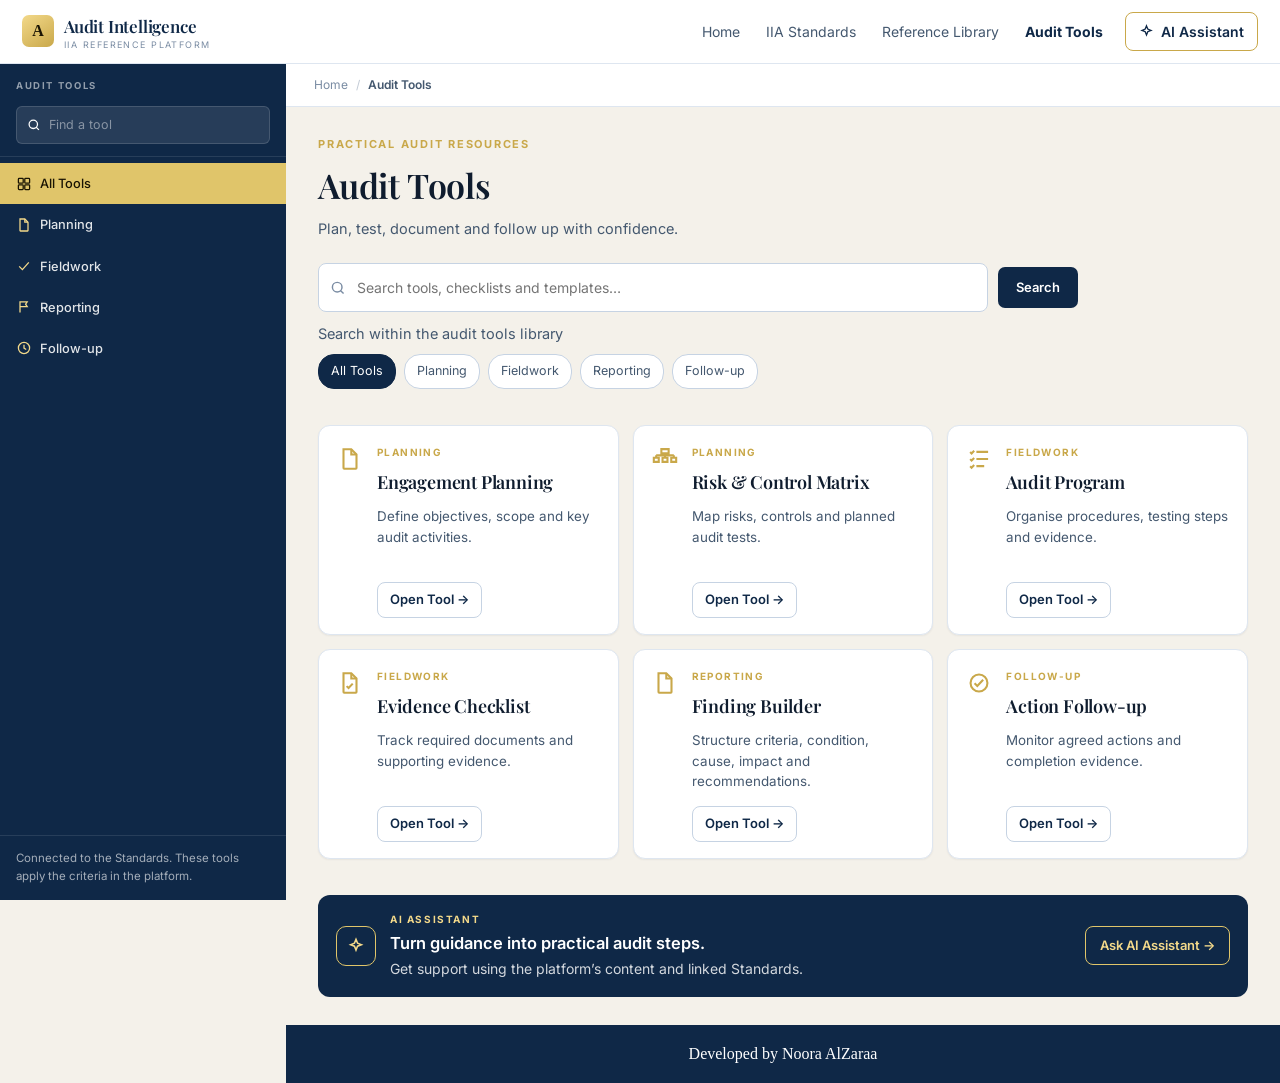
<file: tools.html>
<!doctype html>
<html lang="en">
<head>
<meta charset="utf-8">
<meta name="viewport" content="width=device-width, initial-scale=1">
<title>Audit Tools — Audit Intelligence</title>
<link rel="stylesheet" href="assets/iia.css?v=13">
</head>
<body class="tools-page">
<header class="top"></header>
<div class="shell">
  <aside class="nav"></aside>
  <div class="main">
    <div class="crumb">
      <a href="index.html">Home</a><span class="sep">/</span>
      <a href="tools.html" id="mid" hidden>Audit Tools</a><span class="sep" id="extraSep" hidden>/</span><b id="crumbHere">Audit Tools</b>
    </div>
    <div class="page-h">
      <div class="eyebrow">Practical audit resources</div>
      <h1 id="title">Audit Tools</h1>
      <p id="lede">Plan, test, document and follow up with confidence.</p>
      <form class="searchline" id="searchForm">
        <label class="search-wrap">
          <svg class="ic" viewBox="0 0 20 20" aria-hidden="true"><circle cx="9" cy="9" r="6"/><path d="M17 17l-4-4"/></svg>
          <input type="search" id="q" placeholder="Search tools, checklists and templates…" aria-label="Search audit tools">
        </label>
        <button class="btn-navy" type="submit">Search</button>
      </form>
      <p class="search-help">Search within the audit tools library</p>
      <div class="chips" id="chips"></div>
    </div>
    <div id="out"></div>
    <div style="padding:8px 32px 28px">
      <div class="askbar" style="max-width:none;margin:0">
        <div class="ai-i"><svg class="ic" viewBox="0 0 20 20"><path d="M10 2.5l1.7 4.3 4.3 1.7-4.3 1.7L10 14.5 8.3 10.2 4 8.5l4.3-1.7z"/></svg></div>
        <div>
          <span class="kicker">AI Assistant</span>
          <b>Turn guidance into practical audit steps.</b>
          <span>Get support using the platform’s content and linked Standards.</span>
        </div>
        <a class="btn-line" href="assistant.html">Ask AI Assistant →</a>
      </div>
    </div>
    <footer></footer>
  </div>
</div>
<script src="data/library.js"></script>
<script src="data/supplied-standards.js"></script>
<script src="data/iia.js?v=9"></script>
<script src="data/references.js"></script>
<script src="assets/iia.js?v=12"></script>
<script>
(function(){
  const phases = ['All Tools','Planning','Fieldwork','Reporting','Follow-up'];
  let phase = 'All Tools';
  const input = document.getElementById('q');
  const out = document.getElementById('out');

  function side(){
    const icons = { Planning:'doc', Fieldwork:'check', Reporting:'flag', 'Follow-up':'clock' };
    const items = [{ href:'tools.html', label:'All Tools', icon:'grid', on:phase === 'All Tools' && !qs('tool') }];
    ['Planning','Fieldwork','Reporting','Follow-up'].forEach(p => {
      items.push({
        href:'tools.html?phase=' + encodeURIComponent(p),
        label:p,
        icon:icons[p],
        on:phase === p && !qs('tool')
      });
    });
    return renderSide({
      title:'Audit Tools',
      placeholder:'Find a tool',
      note:'Connected to the Standards. These tools apply the criteria in the platform.',
      items:items
    });
  }

  function paintChips(){
    document.getElementById('chips').innerHTML = phases.map(p =>
      '<button type="button" class="chip' + (p===phase?' on':'') + '" data-p="' + esc(p) + '">' +
      esc(p) + '</button>').join('');
  }

  function field(tool, f, value){
    const v = value || '';
    if (f.options){
      return '<label>' + esc(f.label) +
        '<select data-k="' + esc(f.k) + '">' +
        f.options.map(o => '<option' + (o===v?' selected':'') + '>' + esc(o) + '</option>').join('') +
        '</select></label>';
    }
    if (f.area){
      return '<label>' + esc(f.label) +
        (f.hint ? '<span class="hint">' + esc(f.hint) + '</span>' : '') +
        '<textarea data-k="' + esc(f.k) + '">' + esc(v) + '</textarea></label>';
    }
    const type = f.k === 'due' ? 'date' : 'text';
    return '<label>' + esc(f.label) +
      '<input type="' + type + '" data-k="' + esc(f.k) + '" value="' + esc(v) + '"></label>';
  }

  function list(){
    document.getElementById('title').textContent = 'Audit Tools';
    document.getElementById('lede').textContent = 'Plan, test, document and follow up with confidence.';
    document.getElementById('crumbHere').textContent = 'Audit Tools';
    document.getElementById('mid').hidden = true;
    document.getElementById('extraSep').hidden = true;
    document.getElementById('chips').hidden = false;
    paintChips();
    const q = input.value.trim();
    let rows = TOOLS.filter(t => phase === 'All Tools' || t.phase === phase);
    if (q) rows = matchCatalog(rows, q);
    if (!rows.length){
      out.innerHTML = '<div class="empty"><b>No tools match.</b><p>Search covers the tools in this platform.</p></div>';
      return;
    }
    let h = '<div class="catalog"><div class="cgrid">';
    rows.forEach(t => {
      h += '<a class="tcard tool-card" href="tools.html?tool=' + encodeURIComponent(t.id) + '">' +
        icon(t.icon || 'doc').replace('class="ic"', 'class="ic tico"') +
        '<div class="tmain"><div class="kicker">' + esc(t.phase) + '</div><h3>' + esc(t.title) + '</h3>' +
        '<p>' + esc(t.blurb) + '</p><span class="go">Open Tool →</span></div></a>';
    });
    out.innerHTML = h + '</div></div>';
  }

  function worksheet(id){
    const tool = TOOLS.find(t => t.id === id);
    if (!tool){ list(); return; }
    document.getElementById('title').textContent = tool.title;
    document.getElementById('lede').textContent = tool.blurb + ' Notes stay in this browser.';
    document.getElementById('crumbHere').textContent = tool.title;
    document.getElementById('mid').hidden = false;
    document.getElementById('extraSep').hidden = false;
    document.getElementById('chips').hidden = true;
    let saved = {};
    try { saved = JSON.parse(localStorage.getItem('ai-tool-' + tool.id) || '{}') || {}; }
    catch (e) { saved = {}; }
    let h = '<div class="catalog"><form class="sheet" id="sheet">';
    tool.fields.forEach(f => { h += field(tool, f, saved[f.k]); });
    h += '<p class="hint" id="saved" style="margin-top:4px">Nothing is sent off this browser.</p>';
    h += '</form>';
    const related = searchPlatform(tool.query).filter(r => r.rec).slice(0, 3);
    if (related.length){
      h += '<div class="group-label">Related standards in this platform</div><div class="cgrid">';
      related.forEach(r => {
        h += '<a class="tcard" href="standard.html?ref=' + encodeURIComponent(r.s.ref) + '">' +
          '<div class="kicker">Standard ' + esc(r.s.ref) + '</div><h3>' + esc(r.s.title) + '</h3>' +
          '<span class="go">Open standard</span></a>';
      });
      h += '</div>';
    }
    out.innerHTML = h + '</div>';
    const form = document.getElementById('sheet');
    const persist = () => {
      const data = {};
      form.querySelectorAll('[data-k]').forEach(el => { data[el.dataset.k] = el.value; });
      try { localStorage.setItem('ai-tool-' + tool.id, JSON.stringify(data)); }
      catch (e) { /* private mode */ }
      document.getElementById('saved').textContent = 'Saved in this browser.';
    };
    form.addEventListener('input', persist);
    form.addEventListener('change', persist);
  }

  function draw(){
    const tool = qs('tool');
    const fromPhase = qs('phase');
    if (fromPhase && phases.includes(fromPhase)) phase = fromPhase;
    if (tool && !input.value.trim()) worksheet(tool);
    else list();
  }

  document.getElementById('chips').addEventListener('click', e => {
    const b = e.target.closest('[data-p]');
    if (!b) return;
    phase = b.dataset.p;
    const url = new URL(location.href);
    url.searchParams.delete('tool');
    if (phase === 'All Tools') url.searchParams.delete('phase');
    else url.searchParams.set('phase', phase);
    history.replaceState(null, '', url);
    draw();
    document.querySelectorAll('#sideBody .side-link').forEach(a => {
      const label = a.dataset.label;
      const on = label === phase;
      a.classList.toggle('on', on);
    });
  });
  let timer;
  input.addEventListener('input', () => { clearTimeout(timer); timer = setTimeout(draw, 120); });
  document.getElementById('searchForm').addEventListener('submit', e => { e.preventDefault(); draw(); });
  const opened = qs('phase');
  if (opened && phases.includes(opened)) phase = opened;
  draw();
  mount({ active:'tools', side:side() });
})();
</script>
</body>
</html>
</file>
<file: assets/iia.css>
@import url('https://fonts.googleapis.com/css2?family=Inter:wght@400;500;600;700&family=Playfair+Display:wght@500;600;700&display=swap');
/* ============================================================
   AUDIT INTELLIGENCE — IIA GLOBAL INTERNAL AUDIT STANDARDS
   Navy / ivory / muted gold. Built to the client's design references.
   ============================================================ */

:root{
  --navy:#0F2847; 
  --navy-2:#153A5E; --navy-3:#1E4C77; --navy-4:#2C6CA8;
  --gold:#E0C56A; --gold-2:#C9A84A; --gold-3:#F3D98A;
  --gold-soft:#FDF8EA; --gold-line:#F0E2B4;
  --ground:#F4F1EA; --panel:#FFFFFF; --panel-2:#F7F4EE; --panel-3:#EBE6DC;
  --bar:64px;
  --ink:#0F1C2E; --ink-2:#44586F; --ink-3:#7A8CA3;
  --line:#DEE6F0; --line-2:#C6D3E3;
  --good:#1D7A52; --good-bg:#E6F4EC;
  --warn:#A8761C; --warn-bg:#FBF1DD;
  --crit:#A33A2E; --crit-bg:#FAEAE7;
  --info:#1E4C77; --info-bg:#E8F0F8;
  --sh-1:0 1px 2px rgba(15,40,71,.06);
  --sh-2:0 2px 8px rgba(15,40,71,.08),0 12px 28px -16px rgba(15,40,71,.22);
  --sh-3:0 6px 18px rgba(15,40,71,.10),0 24px 56px -24px rgba(15,40,71,.30);
  --r:10px; --r-s:7px;
  --sb-w:286px;
}

*{box-sizing:border-box}
html{-webkit-text-size-adjust:100%;scroll-behavior:smooth}
body{
  margin:0;background:var(--ground);color:var(--ink);
  font-family:"Inter","Segoe UI",system-ui,sans-serif;
  font-size:15px;line-height:1.65;-webkit-font-smoothing:antialiased;
}
h1,h2,h3,h4{font-family:"Playfair Display",Georgia,"Times New Roman",serif;
  font-weight:600;margin:0;text-wrap:balance;letter-spacing:-.2px;color:var(--ink)}
a{color:inherit;text-decoration:none}
button{font:inherit;cursor:pointer}
:focus-visible{outline:2px solid var(--gold);outline-offset:2px;border-radius:4px}
.mono{font-family:ui-monospace,"SF Mono",Menlo,Consolas,monospace;font-variant-numeric:tabular-nums}

/* ============ TOP BAR ============ */
.top{position:sticky;top:0;z-index:60;background:#fff;color:var(--ink);
  display:flex;align-items:center;gap:18px;padding:0 22px;height:var(--bar);
  border-bottom:1px solid var(--line)}
.brand{display:flex;align-items:center;gap:10px;flex:none}
.brand .bm{width:32px;height:32px;border-radius:7px;display:grid;place-items:center;
  background:linear-gradient(145deg,var(--gold-3),var(--gold-2));color:#1A1403;
  font-family:Georgia,serif;font-weight:700;font-size:16px}
.brand b{font-family:"Playfair Display",Georgia,serif;font-size:17px;font-weight:600;letter-spacing:-.2px;
  color:var(--navy);white-space:nowrap}
.brand span{font-size:9px;letter-spacing:.16em;text-transform:uppercase;
  color:var(--ink-3);display:block;line-height:1.2;white-space:nowrap}
.topnav{margin-left:auto;display:flex;align-items:center;gap:2px;min-width:0}
.topnav a{padding:8px 12px;border-radius:6px;font-size:14px;color:var(--ink-2);
  transition:.15s;white-space:nowrap}
.topnav a:hover{background:var(--panel-2);color:var(--navy)}
.topnav a.on{color:var(--navy);font-weight:700}
.topnav a.cta{background:transparent;color:var(--navy);font-weight:600;margin-left:8px;
  display:flex;align-items:center;gap:7px;border-radius:8px;padding:7px 13px;
  border:1.5px solid var(--gold-2)}
.topnav a.cta:hover{background:var(--gold-soft);color:var(--navy)}
.topnav .ic{width:15px;height:15px;stroke:currentColor;fill:none;stroke-width:1.8}

/* ============ SHELL ============ */
.shell{display:grid;grid-template-columns:var(--sb-w) 1fr;min-height:calc(100vh - var(--bar));
  align-items:start}

/* ============ STANDARDS NAVIGATOR ============ */
.nav{background:var(--navy);color:#fff;position:sticky;top:var(--bar);
  height:calc(100vh - var(--bar));display:flex;flex-direction:column;overflow:hidden}
.nav-h{padding:14px 16px 12px;border-bottom:1px solid rgba(255,255,255,.1);flex:none}
.nav-h .t{font-size:9.5px;letter-spacing:.17em;text-transform:uppercase;
  color:rgba(255,255,255,.55);font-weight:700;margin:0 0 12px}
.nav-find{position:relative;display:flex;align-items:center}
.nav-find .ic{position:absolute;left:11px;width:14px;height:14px;
  stroke:rgba(255,255,255,.45);fill:none;stroke-width:2;pointer-events:none}
.nav-find input{width:100%;padding:8px 11px 8px 32px;border-radius:6px;font:inherit;font-size:12.5px;
  background:rgba(255,255,255,.1);border:1px solid rgba(255,255,255,.14);color:#fff}
.nav-find input::placeholder{color:rgba(255,255,255,.45)}
.nav-find input:focus{outline:none;border-color:var(--gold);background:rgba(255,255,255,.14)}
.nav-body{flex:1;overflow-y:auto;padding:6px 0 20px;
  scrollbar-width:thin;scrollbar-color:rgba(255,255,255,.2) transparent}
.nav-body::-webkit-scrollbar{width:6px}
.nav-body::-webkit-scrollbar-thumb{background:rgba(255,255,255,.2);border-radius:3px}

.dom-h{padding:13px 16px 5px;font-size:8.5px;letter-spacing:.16em;text-transform:uppercase;
  color:var(--gold);font-weight:700;display:flex;align-items:center;gap:7px}
.dom-h::after{content:"";flex:1;height:1px;background:rgba(201,162,39,.25)}

.pr{border-bottom:1px solid rgba(255,255,255,.05)}
.pr-h{width:100%;display:flex;align-items:flex-start;gap:10px;padding:10px 16px;
  background:none;border:0;color:rgba(255,255,255,.88);text-align:left;
  font-size:12.8px;line-height:1.4;transition:background .14s}
.pr-h:hover{background:rgba(255,255,255,.07);color:#fff}
.pr-h .n{flex:none;width:20px;height:20px;border-radius:4px;display:grid;place-items:center;
  background:transparent;color:var(--gold);border:1px solid var(--gold);
  font-size:10px;font-weight:700;font-family:ui-monospace,monospace;margin-top:1px}
.pr-h .tx{flex:1;min-width:0}
.pr-h .ch{flex:none;width:14px;height:14px;stroke:rgba(255,255,255,.5);fill:none;
  stroke-width:2.4;margin-top:3px;transition:transform .18s}
.pr.open .pr-h{background:rgba(255,255,255,.06);color:#fff}
.pr.open .pr-h .n{background:transparent;color:var(--gold)}
.pr.open .pr-h .ch{transform:rotate(90deg);stroke:var(--gold)}
.pr-body{display:none;padding:0 0 6px}
.pr.open .pr-body{display:block}
.pr-body a{display:grid;grid-template-columns:2.75rem minmax(0,1fr);column-gap:8px;
  align-items:start;text-align:left;padding:8px 16px 8px 36px;font-size:12.2px;
  color:rgba(255,255,255,.78);line-height:1.35;transition:.14s;position:relative}
.pr-body a:hover{background:rgba(255,255,255,.07);color:#fff}
.pr-body a.on{background:rgba(224,197,106,.16);color:#fff;font-weight:600}
.pr-body a.on::before{content:"";position:absolute;left:0;top:0;bottom:0;width:3px;background:var(--gold)}
.pr-body a .sr{width:2.75rem;min-width:2.75rem;font-family:ui-monospace,monospace;font-size:11px;
  color:var(--gold);font-weight:700;text-align:left;line-height:1.35}
.pr-body a .st{min-width:0;text-align:left}
.pr-body a.empty{color:rgba(255,255,255,.55)}
.pr-body a.empty .sr{color:var(--gold)}

.nav-all,.side-link,.purpose{display:flex;align-items:center;gap:8px;
  margin:8px 12px 4px;padding:9px 12px;border-radius:8px;font-size:13px;
  color:rgba(255,255,255,.88);font-weight:600}
.nav-all.on{background:rgba(224,197,106,.28);color:#fff;box-shadow:inset 3px 0 0 var(--gold)}
.side-link.on{background:var(--gold);color:#1A1403;box-shadow:none}
.side-link.on .ic{stroke:#1A1403}
.nav-all:hover,.side-link:hover,.purpose:hover{background:rgba(255,255,255,.08);color:#fff}
.side-link,.purpose{margin:0;border-radius:0;padding:10px 16px;font-weight:500;font-size:12.8px}
.dom-btn{width:100%;display:flex;align-items:flex-start;gap:10px;padding:10px 16px;
  background:none;border:0;color:rgba(255,255,255,.9);text-align:left;font-size:12.6px;line-height:1.35}
.dom-btn:hover{background:rgba(255,255,255,.06)}
.dom-btn > span:nth-child(2){flex:1;min-width:0}
.dom-ico{flex:none;width:22px;height:22px;display:grid;place-items:center;margin-top:3px}
.nav-img{display:block;width:18px;height:18px;object-fit:contain}
.nav .dom-ico .ic,.nav-all .ic{width:18px;height:18px;stroke:var(--gold);fill:none;stroke-width:1.7}
.nav .ic{stroke:currentColor;fill:none;stroke-width:1.8}
.nav .nav-all .ic{width:18px;height:18px;stroke:var(--gold);stroke-width:1.7}
.nav-all .nav-img,.dom-ico .nav-img{filter:drop-shadow(0 0 0 rgba(0,0,0,0))}
.side-link .ic{width:16px;height:16px;stroke:var(--gold-3);fill:none;stroke-width:1.6;flex:none}
.dom-btn .dn{display:block;font-size:9px;letter-spacing:.12em;text-transform:uppercase;
  color:var(--gold);font-weight:700;margin-bottom:2px}
.dom-btn .dx{display:block;flex:1}
.dom-btn .ch{flex:none;width:14px;height:14px;stroke:rgba(255,255,255,.5);fill:none;
  stroke-width:2.4;margin-top:6px;transition:transform .18s}
.dom.open > .dom-btn .ch{transform:rotate(-90deg);stroke:var(--gold)}
.dom-body{display:none}
.dom.open > .dom-body{display:block}
.dom.here > .dom-btn{box-shadow:inset 3px 0 0 var(--gold);background:rgba(224,197,106,.12)}
.dom-body .pr-h{padding-left:18px}
.purpose{color:rgba(255,255,255,.72);font-size:12.2px}
.nav-note{margin-top:auto;padding:14px 16px;border-top:1px solid rgba(255,255,255,.1);
  font-size:11.5px;line-height:1.55;color:rgba(255,255,255,.62)}

/* page heads, catalogs, homepage */
.page-h{padding:28px 32px 24px;display:flex;flex-direction:column;align-items:flex-start;gap:0}
.page-h .eyebrow,.hero .eyebrow{font-size:11px;letter-spacing:.16em;text-transform:uppercase;
  color:var(--gold-2);font-weight:700;margin:0 0 8px}
.page-h h1,.std-h h1,.as-h h1{scroll-margin-top:24px}
.page-h h1{font-size:34px;line-height:1.3;margin:0;padding-top:2px}
.page-h > p{margin:10px 0 0;max-width:62ch;color:var(--ink-2);font-size:14.5px}
.statrow{display:flex;gap:28px;margin:18px 0 0;flex-wrap:wrap}
.statrow b{display:block;font-family:Georgia,serif;font-size:22px;color:var(--navy);line-height:1.1}
.statrow span{display:block;margin-top:4px;font-size:12px;line-height:1.3;color:var(--ink-3)}
.searchline{display:flex;gap:10px;align-items:center;margin:22px 0 0;max-width:760px;width:100%;position:relative}
.search-wrap{position:relative;flex:1;display:flex}
.search-wrap .ic{position:absolute;left:12px;top:50%;width:16px;height:16px;margin-top:-8px;
  stroke:var(--ink-3);fill:none;stroke-width:1.8;pointer-events:none}
.search-wrap input{width:100%;padding-left:38px}
.search-help{margin:8px 0 0;font-size:12.5px;color:var(--ink-3)}
body.tools-page .chip.on{background:var(--navy);color:#fff;border-color:var(--navy)}
body.tools-page .chip.on:hover{background:var(--navy-2);color:#fff}
.searchline input{flex:1;padding:12px 14px;border:1px solid var(--line-2);border-radius:8px;
  background:#fff;font:inherit;font-size:14px;color:var(--ink)}
.searchline .search-wrap input{padding-left:38px}
.searchline input:focus{outline:none;border-color:var(--navy-3);box-shadow:0 0 0 3px rgba(30,76,119,.12)}
.chips{display:flex;gap:8px;flex-wrap:wrap;margin:8px 0 4px}
.chip{border:1px solid var(--line-2);background:#fff;border-radius:16px;padding:6px 12px;
  font-size:12.5px;color:var(--ink-2)}
.chip.on,.chip:hover{border-color:var(--navy);color:var(--navy);background:var(--panel)}
.catalog{padding:8px 32px 28px}
.group-label{font-size:10px;letter-spacing:.14em;text-transform:uppercase;color:var(--ink-3);
  font-weight:700;margin:18px 0 10px}
.cgrid{display:grid;grid-template-columns:repeat(3,1fr);gap:14px}
.cgrid.two{grid-template-columns:1fr 1fr}
.tcard{background:#fff;border:1px solid var(--line);border-radius:12px;padding:18px 18px 16px;
  box-shadow:var(--sh-1);display:flex;flex-direction:column;min-height:168px}
.tcard .kicker{font-size:10px;letter-spacing:.14em;text-transform:uppercase;color:var(--gold-2);font-weight:700}
.tcard h3{font-size:18px;margin:8px 0}
.tcard p{margin:0 0 14px;color:var(--ink-2);font-size:13.4px;line-height:1.55;flex:1}
.tcard .go{font-size:13px;font-weight:600;color:var(--navy);align-self:flex-start;
  border:1px solid var(--line-2);border-radius:8px;padding:6px 12px;margin-top:auto}
.tool-card{flex-direction:row;align-items:flex-start;gap:14px;min-height:210px}
.tool-card .tico{width:26px;height:26px;flex:none;margin-top:2px;stroke:var(--gold-2);fill:none;stroke-width:1.6}
.tool-card .tmain{display:flex;flex-direction:column;flex:1;min-width:0;align-self:stretch}
.tool-card .tmain p{flex:1}
.tcard:hover{border-color:var(--navy-3)}
.badge{display:inline-block;margin-left:8px;font-size:10px;letter-spacing:.08em;text-transform:uppercase;
  border:1px solid var(--gold-line);background:var(--gold-soft);color:var(--gold-2);
  border-radius:10px;padding:2px 8px;font-weight:700;vertical-align:middle}
.home-band{max-width:1120px;margin:0 auto;padding:36px 28px 20px}
.home-band h2{font-size:34px;font-weight:600;text-align:left;margin-bottom:18px}
.lib-cards{display:grid;grid-template-columns:repeat(3,1fr);gap:16px;align-items:stretch}
.lib-card{background:#fff;border:1px solid var(--line);border-radius:12px;padding:18px 18px 16px;
  box-shadow:none;display:flex;flex-direction:column;align-items:flex-start;min-height:0}
.lib-card .row{display:flex;gap:14px;align-items:flex-start;flex:1;width:100%;min-width:0}
.lib-card .row .ic{width:28px;height:28px;flex:none;margin-top:3px;
  stroke:var(--gold-2);fill:none;stroke-width:1.5}
.lib-card h3{font-size:22px;font-weight:600;margin:0 0 6px;line-height:1.2}
.lib-card p{margin:0;color:var(--ink-3);font-size:14.5px;line-height:1.55}
.lib-card .go{margin-top:16px;font-weight:600;font-size:13.5px;color:var(--navy);
  border:1px solid var(--line-2);border-radius:8px;padding:7px 12px;display:inline-flex;align-items:center;gap:8px}
.lib-card .go .ic{width:17px;height:17px;flex:none;stroke:var(--gold-2);fill:none;stroke-width:1.7}
.hero{position:relative;min-height:320px;background:#0e2240;color:#fff;overflow:hidden;
  display:flex;align-items:center}
.hero-photo{position:absolute;inset:0;width:100%;height:100%;object-fit:cover;object-position:center center}
.card p{white-space:pre-line}
.std-h .lede{overflow-wrap:anywhere}
.hero-shade{position:absolute;inset:0;
  background:linear-gradient(90deg,rgba(14,34,64,.82) 0%,rgba(14,34,64,.72) 34%,rgba(14,34,64,.34) 62%,rgba(14,34,64,.1) 100%)}
.hero-in{position:relative;z-index:1;max-width:1120px;margin:0 auto;padding:52px 28px 58px;width:100%}
.hero .eyebrow{color:var(--gold-3);letter-spacing:.18em;font-size:12px}
.hero h1{font-size:56px;font-weight:600;color:#fff;line-height:1.08;max-width:none;
  white-space:nowrap;letter-spacing:-.4px}
.hero p{margin:14px 0 0;max-width:48ch;color:rgba(255,255,255,.9);font-size:18px;font-weight:400;line-height:1.7}
.hero .btn-gold{margin-top:24px}
.home-search{max-width:760px;margin:28px auto 0;position:relative;z-index:2;padding:0 28px}
.home-search form{display:flex;background:#fff;border:1px solid var(--line);border-radius:12px;
  box-shadow:var(--sh-2);overflow:hidden}
.home-search input{flex:1;border:0;padding:17px 18px;font:inherit;font-size:15.5px;background:#fff;color:var(--ink)}
.home-search input:focus{outline:none}
.home-search button{margin:6px;border:0}
.home-search .hint{text-align:center;color:var(--ink-3);font-size:12.5px;margin:10px 0 0}
.askbar{max-width:1120px;margin:8px auto 28px;background:var(--navy);color:#fff;border-radius:12px;
  padding:16px 18px;display:flex;align-items:center;gap:14px}
.askbar .ai-i{width:40px;height:40px;border-radius:10px;display:grid;place-items:center;
  background:transparent;border:1px solid var(--gold);flex:none}
.askbar .ai-i .ic{width:18px;height:18px;stroke:var(--gold-3);fill:none;stroke-width:1.7}
.askbar .kicker{display:block;font-size:10px;letter-spacing:.16em;text-transform:uppercase;
  color:var(--gold-3);font-weight:700;margin-bottom:3px}
.askbar b{display:block;font-family:"Inter",sans-serif;font-size:16.5px;font-weight:600;font-style:normal}
.askbar span{display:block;color:rgba(255,255,255,.82);font-size:14px;font-style:normal}
.askbar .btn-gold,.askbar .btn-line{margin-left:auto}
.askbar .btn-line{border:1px solid var(--gold);color:var(--gold-3);background:transparent;
  border-radius:8px;padding:8px 14px;font-size:13px;font-weight:600;white-space:nowrap}
.askbar .btn-line:hover{background:rgba(224,197,106,.12);color:#fff}
.results{padding:8px 32px 24px;display:flex;flex-direction:column;gap:10px}
.hit{display:block;background:#fff;border:1px solid var(--line);border-radius:10px;padding:14px 16px}
.hit:hover{border-color:var(--navy-3)}
.hit .sref{font-family:ui-monospace,monospace;font-size:11px;font-weight:700;
  background:var(--navy);color:var(--gold-3);padding:2px 8px;border-radius:4px;margin-right:8px}
.hit h3{display:inline;font-size:16px}
.hit p{margin:6px 0 0;color:var(--ink-2);font-size:13px}
.sheet{background:#fff;border:1px solid var(--line);border-radius:12px;padding:18px 18px 8px;margin-bottom:16px}
.sheet label{display:block;font-size:12px;font-weight:700;color:var(--ink-2);margin:0 0 12px}
.sheet input,.sheet textarea,.sheet select{width:100%;margin-top:6px;padding:10px 12px;
  border:1px solid var(--line-2);border-radius:8px;font:inherit;font-size:14px;background:#fff;color:var(--ink)}
.sheet textarea{min-height:84px;resize:vertical}
.sheet .hint{font-weight:400;color:var(--ink-3);display:block;margin-top:3px}
@media(max-width:900px){
  .cgrid,.cgrid.two,.lib-cards{grid-template-columns:1fr}
  .hero h1{font-size:40px;white-space:normal}
  .page-h,.catalog,.results{padding-left:18px;padding-right:18px}
  .askbar{margin-left:18px;margin-right:18px;flex-wrap:wrap}
  .askbar .btn-gold{margin-left:0}
}

/* ============ MAIN PANE ============ */
.main{min-width:0;max-width:100%;display:flex;flex-direction:column;
  min-height:calc(100vh - var(--bar));overflow-x:clip}
.wrap{padding:0;flex:1}

/* breadcrumb bar */
.crumb{display:flex;align-items:center;gap:8px;padding:11px 28px;
  background:var(--panel);border-bottom:1px solid var(--line);
  font-size:12px;color:var(--ink-3);position:relative;z-index:1;flex-wrap:wrap}
.crumb a:hover{color:var(--navy-3);text-decoration:underline}
.crumb .sep{opacity:.45}
.crumb b{color:var(--ink-2);font-weight:600}
.crumb .sp{margin-left:auto;display:flex;gap:8px;align-items:center}

/* standard header */
.std-h{padding:28px 28px 0;background:var(--panel);border-bottom:1px solid var(--line)}
.std-eyebrow{font-size:10px;letter-spacing:.16em;text-transform:uppercase;
  color:var(--gold-2);font-weight:700;margin-bottom:9px}
.std-h h1{font-size:30px;line-height:1.3}
.std-h .lede{margin:10px 0 0;font-size:14px;color:var(--ink-2);line-height:1.65;max-width:72ch}
.std-meta{display:flex;gap:7px;flex-wrap:wrap;margin-top:14px}
.mtag{font-size:10px;padding:4px 10px;border-radius:5px;font-weight:600;
  border:1px solid var(--line-2);background:var(--panel-2);color:var(--ink-3);
  font-family:ui-monospace,monospace;white-space:nowrap}
.mtag b{color:var(--ink-2);font-weight:700}

/* section tabs */
.tabs{display:flex;gap:2px;padding:16px 28px 0;overflow-x:auto;
  scrollbar-width:none;background:var(--panel)}
.tabs::-webkit-scrollbar{display:none}
.tab{padding:9px 15px;border:0;background:none;border-bottom:2.5px solid transparent;
  font-size:12.8px;color:var(--ink-3);white-space:nowrap;display:flex;align-items:center;gap:7px;
  transition:.15s;font-weight:500}
.tab:hover{color:var(--navy-3)}
.tab.on{color:var(--navy);border-bottom-color:var(--gold);font-weight:700}
.tab .ic{width:14px;height:14px;stroke:currentColor;fill:none;stroke-width:1.8}
.tab .n{font-size:9.5px;font-family:ui-monospace,monospace;color:var(--ink-3);
  background:var(--panel-3);padding:1px 5px;border-radius:9px;font-weight:700}
.tab.on .n{background:var(--gold-soft);color:var(--gold-2)}

/* content body */
.body{padding:22px 28px 40px;max-width:1180px;min-width:0;overflow-x:hidden}
.sect{margin-bottom:22px;scroll-margin-top:120px}
.search-target{outline:2px solid var(--gold-2);outline-offset:2px;background:var(--gold-soft)!important;border-radius:4px}
.sect-h{display:flex;align-items:center;gap:10px;margin-bottom:12px}
.sect-h h2{font-size:17px}
.sect-h .ic{width:17px;height:17px;stroke:var(--gold-2);fill:none;stroke-width:1.8;flex:none}
.sect-h .n{margin-left:auto;font-size:10px;font-family:ui-monospace,monospace;
  color:var(--ink-3);background:var(--panel-3);padding:2px 8px;border-radius:10px;font-weight:700}
.card{background:var(--panel);border:1px solid var(--line);border-radius:var(--r);
  padding:18px 20px;box-shadow:var(--sh-1)}
.card>p{margin:0;font-size:13.8px;line-height:1.75;color:var(--ink-2)}
.card>p+p{margin-top:11px}
/* PDF-backed standards use the same typography and card hierarchy as older records. */
.source-content{color:var(--ink-2);font-size:13.8px;line-height:1.75}
.source-content p{margin:0 0 12px}
.source-content p:last-child,.source-content .rq:last-child{margin-bottom:0}
.source-content .rq{margin:8px 0 14px;gap:8px}
.source-content .rq li{font-size:13.8px;line-height:1.65}
/* All professional references use a single link-only, gold-dot list. */
#source .professional-references{margin-bottom:13px}
#source .professional-references .rq{margin:0;gap:11px}
#source .professional-standard-link{color:var(--navy-3);font-weight:600;
  text-decoration:underline;text-decoration-color:var(--gold-2);text-underline-offset:3px;
  cursor:pointer}
#source .professional-standard-link:hover{color:var(--navy);text-decoration-color:currentColor}
/* Implementation prose from the PDFs is presented like earlier standards' gold-dot lists. */
#implementation .source-content .rq{gap:11px}
#implementation .source-content .rq:first-child,#implementation .source-content p + .rq{margin-top:0}
#implementation .source-content .rq li{font-size:13.6px;line-height:1.68}
.source-content .source-subhead{font-family:"Inter","Segoe UI",sans-serif;
  font-size:13.8px;color:var(--navy);font-weight:700;margin:16px 0 7px;line-height:1.5}
.source-content .source-subhead:first-child{margin-top:0}
.sect .scope + .source-content{margin-top:12px}
.sect .source-content + .srcbox,.sect .source-content + .source-table,
.sect .source-table + .source-content,.sect .source-content + .source-content{margin-top:14px}
.source-table{max-width:100%;overflow:auto;background:#fff;border:1px solid var(--line);
  border-radius:var(--r);-webkit-overflow-scrolling:touch}
.source-table-note{position:sticky;left:0;display:block;width:max-content;max-width:100%;
  padding:7px 20px 0;color:var(--ink-3);font-size:11px;line-height:1.5}
.source-table pre{margin:0;padding:18px 20px;width:max-content;min-width:100%;
  font:12.8px/1.75 ui-monospace,"SF Mono",Consolas,monospace;color:var(--ink-2);
  white-space:pre;tab-size:4}
.source-table:focus-visible{outline:2px solid var(--navy-3)}
.source-data-table{margin:0}
.source-data-table table{min-width:540px;table-layout:fixed}
.source-data-table th:first-child,.source-data-table td:first-child{width:60%}
.source-data-table th:last-child,.source-data-table td:last-child{width:40%}
.source-data-table td{overflow-wrap:anywhere}
@media(max-width:680px){
  .source-data-table{overflow:visible}
  .source-data-table table{min-width:0;table-layout:auto;display:block}
  .source-data-table thead{position:absolute;width:1px;height:1px;padding:0;margin:-1px;
    overflow:hidden;clip:rect(0,0,0,0);white-space:nowrap;border:0}
  .source-data-table tbody,.source-data-table tr{display:block}
  .source-data-table tr{padding:13px 16px;border-bottom:1px solid var(--line)}
  .source-data-table tr:last-child{border-bottom:0}
  .source-data-table td,.source-data-table td:first-child,.source-data-table td:last-child{
    display:block;width:100%;padding:0;border:0;font-size:13px;line-height:1.55}
  .source-data-table td+td{margin-top:7px}
  .source-data-table td+td::before{content:attr(data-label);display:block;color:var(--ink-3);
    font-size:10px;font-weight:700;letter-spacing:.07em;text-transform:uppercase;margin-bottom:2px}
  .source-data-table .ev{font-size:13px;color:var(--ink-2)}
}
.sec-rail{position:relative;margin:2px 10px 8px 21px;display:flex;flex-direction:column;gap:1px}
.sec-rail::before{content:"";position:absolute;left:7px;top:16px;bottom:16px;width:1.5px;
  background:rgba(224,197,106,.72);z-index:0}
.nav-sec{position:relative;z-index:1;display:flex;align-items:center;gap:10px;
  padding:6px 8px 6px 0;border-radius:8px;font-size:12.6px;color:rgba(255,255,255,.82);line-height:1.35}
.nav-sec .dot{flex:none;width:15px;height:15px;border-radius:50%;box-sizing:border-box;
  border:1.5px solid var(--gold);background:var(--navy)}
.nav-sec:hover{background:rgba(255,255,255,.06);color:#fff}
.nav-sec.on{background:rgba(224,197,106,.30);color:#fff;font-weight:600}
.nav-sec.on .dot{background:var(--gold);border-color:var(--gold-3);box-shadow:0 0 0 2px rgba(15,40,71,.45)}
.dom-btn .dn{color:var(--gold)}
body.domain-i-page #statrow,body.domain-i-page #searchForm{display:none}
body.domain-i-page .page-h{padding-bottom:8px}
body.domain-i-page .catalog{padding-top:4px}
.di{display:flex;flex-direction:column;gap:22px}
.di-statement{background:linear-gradient(180deg,#fffdf8,#f6efe0);border:1px solid var(--gold-line);
  border-radius:14px;padding:22px 22px 0;box-shadow:var(--sh-1)}
.di-statement-top{display:flex;gap:16px;align-items:flex-start}
.di-ico{width:44px;height:44px;border-radius:12px;display:grid;place-items:center;background:#fff;
  border:1px solid var(--gold-line);flex:none}
.di-ico .ic{width:22px;height:22px;stroke:var(--gold-2);fill:none;stroke-width:1.6}
.di-statement h2{font-size:28px;line-height:1.2;color:var(--navy)}
.di-statement p{margin:8px 0 0;color:var(--ink-2);font-size:15px;line-height:1.65;max-width:75ch}
.di-tabs{display:flex;gap:22px;flex-wrap:wrap;margin-top:16px;border-top:1px solid rgba(201,168,74,.35)}
.di-tab{padding:12px 0;color:var(--ink-2);font-size:13.5px;font-weight:600;border-bottom:2px solid transparent}
.di-tab.on,.di-tab:hover{color:var(--navy);border-bottom-color:var(--gold-2)}
.di-kicker{font-size:10px;letter-spacing:.14em;text-transform:uppercase;color:var(--gold-2);font-weight:700;margin:0 0 4px}
.di h3{font-size:24px;line-height:1.25;margin:0 0 12px;color:var(--navy)}
.di-values{display:grid;grid-template-columns:repeat(4,1fr);gap:12px}
.di-v{background:#fff;border:1px solid var(--line);border-radius:12px;padding:16px 16px 18px}
.di-v .ic{width:22px;height:22px;stroke:var(--gold-2);fill:none;stroke-width:1.6}
.di-v h3{font-size:18px;margin:10px 0 6px}
.di-v p{margin:0;color:var(--ink-2);font-size:13.2px;line-height:1.5}
.di-split{display:grid;grid-template-columns:1fr 1fr;gap:14px;align-items:start}
.di-box,.di-block{background:#fff;border:1px solid var(--line);border-radius:12px;padding:18px 18px 10px}
.di-block p{margin:0 0 12px;color:var(--ink-2);font-size:14px;line-height:1.65}
.di-block h4{margin:16px 0 8px;font-family:"Source Sans 3",sans-serif;font-size:14px;font-weight:700;color:var(--navy)}
.di-item{display:flex;gap:12px;align-items:flex-start;padding:11px 0;border-bottom:1px solid var(--line)}
.di-item:last-child{border-bottom:0}
.di-item .ic{width:18px;height:18px;stroke:var(--gold-2);fill:none;stroke-width:1.7;flex:none;margin-top:2px}
.di-item b{display:block;font-size:14px;font-weight:600;color:var(--ink);line-height:1.4}
.di-item span{display:block;margin-top:2px;font-size:12.8px;color:var(--ink-2);line-height:1.5}
.di-item span.principle-links{display:flex;flex-direction:column;align-items:flex-start;gap:4px;margin-top:8px}
.principle-links a{display:block;color:var(--navy);font-weight:700;font-size:14px;line-height:1.35;
  text-decoration:underline;text-underline-offset:3px;cursor:pointer;padding:6px 2px}
.principle-links a:hover{color:var(--navy-2)}
[id^="principle-"]{scroll-margin-top:84px}
.di-note{margin:8px 0 8px;font-size:12.6px;color:var(--ink-3);line-height:1.55}
.di-source{margin:14px 0 8px;font-size:13px;color:var(--ink-2);line-height:1.6}
.di-source a{color:var(--navy-3);font-weight:600}
.ref-grid{align-items:stretch}
.ref-card{flex-direction:row;align-items:flex-start;gap:12px;min-height:168px}
.ref-card .ref-ico{width:26px;height:26px;flex:none;margin-top:2px;stroke:var(--gold-2);fill:none;stroke-width:1.6}
.ref-card .tmain{display:flex;flex-direction:column;flex:1;min-width:0;align-self:stretch}
.ref-card .tmain p{flex:1}
.ref-card .go{display:inline-flex;align-items:center;min-height:40px}
.badge.hist{margin:10px 0 0;background:#F3E4E2;color:var(--crit);border-color:rgba(163,58,46,.25)}
.alpha{display:flex;flex-wrap:wrap;gap:2px;margin-top:16px;max-width:760px}
.alpha a{min-width:26px;text-align:center;font-size:12px;font-weight:700;color:var(--navy);padding:4px 2px;border-radius:4px}
.alpha a.on{background:var(--navy);color:#fff}
.alpha a.off{color:var(--ink-3);pointer-events:none}
.side-group{padding:14px 16px 4px;font-size:9px;letter-spacing:.14em;text-transform:uppercase;color:var(--gold);font-weight:700}
.ref-item{align-items:flex-start}
.ref-num{flex:none;min-width:2.2rem;color:var(--gold);font-weight:700;font-family:ui-monospace,monospace;font-size:11px}
.side-link.on .ref-num{color:#1A1403}
.side-back{display:block;margin-top:auto;padding:14px 16px;border-top:1px solid rgba(255,255,255,.1);color:rgba(255,255,255,.82);font-size:12.5px}
.side-back:hover{color:#fff}
.ref-category{width:100%;justify-content:space-between;border:0;background:transparent;
  font:500 12.8px "Inter",sans-serif;text-align:left;cursor:pointer;line-height:1.45}
.ref-category .ch{width:13px;height:13px;flex:none;stroke:currentColor;transition:transform .18s}
.ref-category[aria-expanded="true"] .ch{transform:rotate(90deg)}
.ref-category.on{background:rgba(224,197,106,.18);color:#fff;box-shadow:inset 3px 0 0 var(--gold)}
.ref-category:hover,.ref-category.on:hover{background:rgba(255,255,255,.1);color:#fff}
.ref-category:focus-visible,.ref-item:focus-visible{outline:2px solid var(--gold);outline-offset:-2px}
.ref-submenu{padding:2px 0 8px;background:rgba(0,0,0,.1)}
.ref-submenu .ref-item{padding:7px 14px 7px 30px;font-size:12px;line-height:1.4}
.ref-submenu .ref-item.on{background:var(--gold);color:#1A1403}
.ref-subgroup-title{padding:11px 16px 3px 30px;color:var(--gold);font-size:10px;font-weight:700}
.ref-submenu .side-group{padding:10px 16px 3px 30px}
.ref-submenu[hidden],.ref-category-block[hidden],.ref-item[hidden],.ref-all[hidden],
.ref-submenu .side-group[hidden],.ref-subgroup-title[hidden]{display:none!important}
.ref-detail h2.ref-h{font-size:32px;line-height:1.2;color:var(--navy);margin:4px 0 10px}
.ref-detail h3{font-family:"Source Sans 3",sans-serif;font-size:15px;font-weight:700;color:var(--navy);margin:16px 0 8px}
.ref-detail p{margin:0 0 12px;color:var(--ink-2);font-size:14.5px;line-height:1.65}
.ref-kicker{font-size:11px;letter-spacing:.14em;text-transform:uppercase;color:var(--gold-2);font-weight:700}
.ref-sum{font-size:16px;color:var(--ink);line-height:1.55}
.ref-intro{color:var(--ink-3);font-size:13px}
.ref-challenge{background:var(--gold-soft);border:1px solid var(--gold-line);border-radius:8px;padding:10px 12px}
.ref-tabs{display:flex;gap:18px;flex-wrap:wrap;border-bottom:1px solid var(--line);margin:8px 0 16px}
.ref-tab{border:0;background:none;padding:10px 0;font-size:13.5px;font-weight:600;color:var(--ink-3);border-bottom:2px solid transparent}
.ref-tab.on{color:var(--navy);border-bottom-color:var(--gold-2)}
.ref-panel{display:none}
.ref-panel.on{display:block}
.ref-points{list-style:none;margin:8px 0 0;padding:0}
.ref-points li{display:flex;gap:12px;align-items:flex-start;padding:12px 0;border-bottom:1px solid var(--line)}
.ref-points b{flex:none;min-width:1.6rem;color:var(--gold-2);font-family:ui-monospace,monospace}
.ref-points span{color:var(--ink-2);line-height:1.5}
.ref-bullets{margin:8px 0 0;padding:0;list-style:none}
.ref-bullets li{position:relative;padding:6px 0 6px 16px;color:var(--ink-2)}
.ref-bullets li::before{content:"";position:absolute;left:0;top:13px;width:6px;height:6px;border-radius:50%;background:var(--gold-2)}
.ref-note{margin-top:16px;font-size:13px;color:var(--ink-3)}
.ref-note a{color:var(--navy-3);font-weight:600}
.ref-split{display:grid;grid-template-columns:1fr 1fr;gap:12px}
.ref-split div{background:#fff;border:1px solid var(--line);border-radius:10px;padding:14px}
.ref-split b{display:block;margin-bottom:6px;color:var(--navy)}
.ref-split span{color:var(--ink-2);font-size:13.5px;line-height:1.5}
.ref-related{display:flex;flex-wrap:wrap;gap:8px}
.ref-related a{border:1px solid var(--line-2);border-radius:16px;padding:6px 12px;font-size:13px;font-weight:600;color:var(--navy);background:#fff}
.ref-pager{display:flex;justify-content:space-between;gap:12px;margin-top:22px}
.ref-pager a{display:flex;flex-direction:column;gap:2px;min-width:180px;padding:12px 14px;border:1px solid var(--line);border-radius:10px;background:#fff}
.ref-pager a.nx{margin-left:auto;text-align:right}
.ref-pager span{font-size:10px;letter-spacing:.12em;text-transform:uppercase;color:var(--ink-3);font-weight:700}
.ref-pager b{font-weight:600;color:var(--navy)}
@media(max-width:680px){
  .ref-split{grid-template-columns:1fr}
  .ref-detail h2.ref-h{font-size:26px}
}
#domain-i-intro,#domain-i-purpose,#domain-i-value,#domain-i-enhances,#domain-i-conditions,#domain-i-practical,#domain-i-related{scroll-margin-top:84px}
.domain-i-sheet{background:linear-gradient(180deg,#fff, #fbfaf6);border:1px solid var(--line);
  border-radius:14px;box-shadow:var(--sh-2);padding:22px;position:relative;overflow:hidden}
.domain-i-sheet::before{content:"";position:absolute;inset:0 0 auto 0;height:84px;
  background:linear-gradient(180deg,rgba(224,197,106,.12),rgba(224,197,106,0));pointer-events:none}
.domain-i-lede{margin:8px 0 0;font-size:14px;color:var(--ink-2);line-height:1.72;max-width:72ch}
.domain-i-band{display:grid;grid-template-columns:repeat(2,1fr);gap:12px;margin:18px 0}
.domain-i-mini{background:linear-gradient(180deg,#fff,#fcfaf4);border:1px solid var(--line);border-radius:12px;padding:14px 16px}
.domain-i-mini b{display:block;font-size:11px;letter-spacing:.14em;text-transform:uppercase;color:var(--gold-2);margin-bottom:6px}
.domain-i-mini span{display:block;font-size:13.2px;color:var(--ink-2);line-height:1.6}
.domain-i-hero{margin-top:6px;background:linear-gradient(135deg,#fffdf6,#f7f0dc);border-color:var(--gold-line);box-shadow:0 6px 20px rgba(15,40,71,.06)}
.domain-i-card{min-height:0}
.domain-i-list .rq{gap:10px}
.domain-i-conditions .row .tx b{margin-bottom:4px}
.domain-i-card .go{font-size:12.4px;line-height:1.55;background:var(--panel-2)}

/* numbered requirement list */
.rq{margin:0;padding:0;list-style:none;counter-reset:rq;display:flex;flex-direction:column;gap:11px}
.rq li{display:flex;gap:13px;font-size:13.6px;line-height:1.68;color:var(--ink-2)}
.rq li::before{content:counter(rq);counter-increment:rq;flex:none;width:23px;height:23px;
  border-radius:50%;background:var(--navy);color:var(--gold);font-size:11px;font-weight:700;
  display:grid;place-items:center;font-family:ui-monospace,monospace;margin-top:1px}
.rq.dot li::before{content:"";width:6px;height:6px;border-radius:50%;background:var(--gold);
  margin:9px 8px 0 8px}
.rq.tick li::before{content:"\2713";background:var(--good-bg);color:var(--good);font-size:11px}
.rq.flag li::before{content:"!";background:var(--crit-bg);color:var(--crit)}
/* Keep the three evidence/flag lists identical across structured and PDF-backed standards. */
.rq.tick li::before,.rq.flag li::before{width:23px;height:23px;margin:1px 0 0;border-radius:50%;font-family:ui-monospace,monospace;font-weight:700}
/* Supplied-PDF lists otherwise have tighter generic prose spacing than Standard 2.3. */
#conformance .source-content .rq,#redflags .source-content .rq{gap:11px}
#conformance .source-content .rq li,#redflags .source-content .rq li{font-size:13.6px;line-height:1.68}

/* risk / control rows */
.row{display:flex;gap:13px;padding:12px 0;border-bottom:1px solid var(--line);align-items:flex-start}
.row:last-child{border-bottom:0;padding-bottom:0}
.row:first-child{padding-top:0}
.row .tx{flex:1;min-width:0}
.row .tx b{display:block;font-size:13.4px;color:var(--ink);font-weight:600;line-height:1.55}
.row .tx span{font-size:12.3px;color:var(--ink-3);line-height:1.6;display:block;margin-top:3px}
.bdg{flex:none;font-size:9px;letter-spacing:.09em;text-transform:uppercase;font-weight:700;
  padding:4px 10px;border-radius:4px;white-space:nowrap;margin-top:1px;border:1px solid}
.bdg.High{background:var(--crit-bg);color:var(--crit);border-color:rgba(163,58,46,.25)}
.bdg.Medium{background:var(--warn-bg);color:var(--warn);border-color:var(--gold-line)}
.bdg.Low{background:var(--good-bg);color:var(--good);border-color:rgba(29,122,82,.25)}
.bdg.Preventive{background:var(--info-bg);color:var(--info);border-color:rgba(30,76,119,.22)}
.bdg.Detective{background:var(--warn-bg);color:var(--warn);border-color:var(--gold-line)}
.bdg.Corrective{background:#F0EBFA;color:#5E4896;border-color:rgba(94,72,150,.22)}
.classification-badges{display:inline-flex;flex-wrap:wrap;align-items:center;align-content:center;gap:6px;vertical-align:middle}
.row > .classification-badges{flex:none;max-width:50%;justify-content:flex-end;margin-top:1px}
.source-main-table td.ev .classification-badges{vertical-align:top}
.classification-badges .bdg{display:inline-block;margin-top:0;line-height:1.6}
.classification-separator{color:var(--ink-2);font-size:12px}

/* procedure / evidence table */
.tbl-wrap{overflow-x:auto;max-width:100%;border:1px solid var(--line);
  border-radius:var(--r);background:var(--panel);-webkit-overflow-scrolling:touch}
table{width:100%;border-collapse:collapse;font-size:13px;min-width:520px}
th{text-align:left;font-size:9.5px;letter-spacing:.13em;text-transform:uppercase;
  color:var(--ink-3);font-weight:700;padding:11px 16px;background:var(--panel-2);
  border-bottom:1px solid var(--line-2);white-space:nowrap}
td{padding:12px 16px;border-bottom:1px solid var(--line);color:var(--ink-2);
  vertical-align:top;line-height:1.6}
tr:last-child td{border-bottom:0}
tbody tr:hover td{background:var(--panel-2)}
td b{color:var(--ink);font-weight:600}
td.ev{font-size:12.3px;color:var(--ink-3)}

/* source box */
.srcbox{background:var(--panel-2);border:1px solid var(--line);
  border-left:3px solid var(--gold);border-radius:var(--r-s);padding:16px 18px}
.srcbox dl{margin:0;display:grid;grid-template-columns:auto 1fr;gap:8px 16px;font-size:12.6px}
.srcbox dt{font-size:9.5px;letter-spacing:.12em;text-transform:uppercase;color:var(--ink-3);
  font-weight:700;white-space:nowrap;padding-top:2px}
.srcbox dd{margin:0;color:var(--ink-2)}
.srcbox dd a{color:var(--navy-3);font-weight:600}
.srcbox dd a:hover{text-decoration:underline}

/* AI assistant callout */
.aibox{background:linear-gradient(135deg,var(--navy) 0%,var(--navy-2) 100%);
  border-radius:var(--r);padding:20px 22px;color:#fff;display:flex;gap:16px;
  align-items:center;flex-wrap:wrap;box-shadow:var(--sh-2)}
.aibox .ai-i{width:42px;height:42px;flex:none;border-radius:10px;display:grid;place-items:center;
  background:rgba(201,162,39,.18);border:1px solid rgba(201,162,39,.4)}
.aibox .ai-i .ic{width:21px;height:21px;stroke:var(--gold-3);fill:none;stroke-width:1.7}
.aibox .ai-t{flex:1;min-width:200px}
.aibox b{font-family:Georgia,serif;font-size:15.5px;display:block;margin-bottom:3px}
.aibox span{font-size:12.5px;color:rgba(255,255,255,.72);line-height:1.6}
.btn-gold{background:var(--gold);color:#1A1403;border:0;border-radius:var(--r-s);
  padding:10px 18px;font-size:13px;font-weight:700;display:inline-flex;align-items:center;
  gap:8px;white-space:nowrap;transition:background .15s}
.btn-gold:hover{background:var(--gold-3)}
.btn-gold .ic{width:15px;height:15px;stroke:currentColor;fill:none;stroke-width:2}
.btn-navy{background:var(--navy);color:#fff;border:0;border-radius:var(--r-s);
  padding:10px 18px;font-size:13px;font-weight:600;display:inline-flex;align-items:center;
  gap:8px;transition:background .15s}
.btn-navy:hover{background:var(--navy-2)}
.btn-o{background:var(--panel);color:var(--navy);border:1px solid var(--line-2);
  border-radius:var(--r-s);padding:10px 18px;font-size:13px;font-weight:600;
  display:inline-flex;align-items:center;gap:8px;transition:.15s}
.btn-o:hover{border-color:var(--navy-3);background:var(--panel-2)}

/* prev / next */
.pager{display:flex;gap:12px;padding:18px 28px 32px;border-top:1px solid var(--line);
  margin-top:8px;flex-wrap:wrap}
.pager a{flex:1;min-width:220px;display:flex;align-items:center;gap:12px;
  padding:13px 16px;border:1px solid var(--line);border-radius:var(--r);
  background:var(--panel);transition:.15s}
.pager a:hover{border-color:var(--navy-3);box-shadow:var(--sh-1)}
.pager a.nx{justify-content:flex-end;text-align:right}
.pager .ic{width:17px;height:17px;stroke:var(--gold-2);fill:none;stroke-width:2;flex:none}
.pager .lb{font-size:9.5px;letter-spacing:.13em;text-transform:uppercase;
  color:var(--ink-3);font-weight:700;display:block}
.pager .tt{font-size:13px;color:var(--ink);font-weight:600;line-height:1.4}

/* empty state */
.empty{text-align:center;padding:60px 24px;color:var(--ink-3)}
.empty .ic{width:38px;height:38px;stroke:var(--line-2);fill:none;stroke-width:1.5;margin-bottom:14px}
.empty b{display:block;font-family:Georgia,serif;font-size:18px;color:var(--ink-2);margin-bottom:7px}
.empty p{margin:0 auto;font-size:13px;max-width:46ch;line-height:1.7}

/* scope notice */
.scope{display:flex;gap:11px;align-items:flex-start;background:var(--good-bg);
  border:1px solid rgba(29,122,82,.2);border-radius:var(--r-s);padding:12px 15px}
.scope .ic{width:17px;height:17px;flex:none;stroke:var(--good);fill:none;stroke-width:1.8;margin-top:1px}
.scope b{display:block;font-size:12.6px;color:var(--good);font-weight:700;margin-bottom:2px}
.scope span{font-size:12px;color:var(--ink-2);line-height:1.6;display:block}

/* ============ FOOTER ============ */
footer{background:var(--navy);color:rgba(255,255,255,.82);padding:16px 28px;
  border-top:none;display:flex;align-items:center;justify-content:center;
  gap:18px;flex-wrap:wrap;font-size:13px;margin-top:auto;text-align:center}
footer .dev{font-family:"Cormorant Garamond",Georgia,serif;font-size:16px;font-weight:500;color:#fff}

/* ============ RESPONSIVE ============ */
.nav-toggle{display:none;background:var(--panel-2);border:1px solid var(--line);color:var(--navy);
  width:34px;height:34px;border-radius:6px;place-items:center}
.nav-toggle .ic{width:17px;height:17px;stroke:currentColor;fill:none;stroke-width:2}

@media(max-width:1000px){
  .di-values{grid-template-columns:1fr 1fr}
  .di-split{grid-template-columns:1fr}
  .shell{grid-template-columns:1fr}
  .nav{position:fixed;top:var(--bar);left:0;width:300px;z-index:55;height:calc(100vh - var(--bar));
    transform:translateX(-100%);transition:transform .22s ease;box-shadow:var(--sh-3)}
  .nav.open{transform:translateX(0)}
  .nav-toggle{display:grid}
  .top .sub{display:none}
  .std-h,.crumb,.body,.tabs,.pager{padding-left:18px;padding-right:18px}
}
@media(max-width:680px){
  .topnav a:not(.cta){display:none}
  .di-values{grid-template-columns:1fr}
  .di-statement h2{font-size:22px}
  .di-statement-top{flex-direction:column}
  .domain-i-band{grid-template-columns:1fr}
  .std-h h1{font-size:23px}
  .brand span{display:none}
  .topnav a{padding:8px 8px;font-size:12px}
  .topnav a.cta{padding:7px 10px;font-size:11.5px;gap:5px}
  .top{gap:8px;padding:0 10px}
  .brand .bm{width:27px;height:27px;font-size:14px}
  .brand b{font-size:13.5px}
  .tabs{padding-left:14px;padding-right:14px}
  .body{padding:18px 14px 30px}
  .std-h,.crumb,.tabs,.pager{padding-left:14px;padding-right:14px}
}
@media(prefers-reduced-motion:reduce){*{transition:none!important;scroll-behavior:auto}}

/* Public Sector Application: content switches in place, not via anchor scrolling. */
.public-sector-page{background:#f8f6f0}
.public-sector-page .crumb{background:#faf9f5;border-bottom:0;padding:10px 28px 0}
.public-sector-page .page-h{padding:10px 28px 8px}
.public-sector-page .page-h .eyebrow{font-size:10px;margin:0 0 5px}
.public-sector-page .page-h h1{font-size:clamp(28px,2.7vw,39px);line-height:1.13;max-width:860px;color:#142b43}
.public-sector-page .page-h > #lede{margin-top:5px;max-width:900px;font-size:14px;line-height:1.45}
.public-sector-page .ps-page-note{font-size:11px;line-height:1.45;color:var(--ink-3);margin:4px 0 0;max-width:950px}
.public-sector-page .catalog{padding:0 28px 10px}
.public-sector-page .nav .nav-h .t{font-size:15px;letter-spacing:.03em;text-transform:none;color:#fff;margin-bottom:8px}
.public-sector-page .nav-all.public-app.on{background:var(--gold-2);color:#162e47;box-shadow:none}
.public-sector-page .nav-guidance-label{font-size:9px}
.public-sector-page #pageAsk{border-radius:4px;padding:10px 14px;gap:12px}
.public-sector-page #pageAsk .ai-i{width:30px;height:30px;border:0}
.public-sector-page #pageAsk b{font-size:13px}
.public-sector-page #pageAsk span{font-size:11px}
.public-sector-page #pageAsk .btn-gold{font-size:11px;padding:7px 11px}
.public-sector-page #out + div{padding:0 28px 12px!important}
.nav-guidance{border-top:1px solid rgba(255,255,255,.16);padding:10px 0 12px}
.nav-guidance-label{padding:6px 24px;color:var(--gold);font-size:10px;font-weight:700;letter-spacing:.13em;text-transform:uppercase}
.public-sector{gap:10px}
.public-sector .ps-heading{background:transparent;border:0;border-radius:0;padding:0}
.public-sector .ps-classification{margin:0;color:var(--ink-2);font-size:12.5px;line-height:1.55}
.public-sector .ps-classification b{color:var(--navy)}
.public-sector .di-tabs{gap:6px 8px;margin:0;border:0;align-items:center}
.public-sector .di-tab{background:transparent;border:1px solid transparent;border-radius:20px;cursor:pointer;font:600 11px "Inter",sans-serif;color:var(--ink-2);padding:7px 14px;white-space:nowrap}
.public-sector .di-tab.on,.public-sector .di-tab:hover{background:var(--navy);color:#fff;border-color:var(--navy)}
.public-sector .di-tab:focus-visible,.ps-explore:focus-visible{outline:2px solid var(--navy);outline-offset:3px}
.public-sector .ps-view[hidden]{display:none!important}
.ps-view{min-width:0}
.ps-panel,.ps-card{background:#fff;border:1px solid #e8e3d6;border-radius:10px;padding:20px 22px;min-width:0;box-shadow:0 1px 5px rgba(15,40,71,.04)}
.ps-panel h4{margin:0 0 6px;color:var(--navy);font:600 17px/1.3 "Playfair Display",Georgia,serif}
.ps-panel h5{margin:18px 0 6px;color:var(--navy);font:700 14px "Inter",sans-serif}
.ps-panel p{margin:0 0 10px;color:var(--ink-2);font-size:14px;line-height:1.6}
.ps-panel p:last-child{margin-bottom:0}
.ps-intro{background:#fffdf8;padding:20px 22px 20px 64px;position:relative}
.ps-intro::before{content:'▤';position:absolute;left:18px;top:20px;color:var(--gold-2);font:30px/1 Georgia,serif}
.ps-intro p{margin-bottom:10px}
.ps-cards{display:grid;grid-template-columns:repeat(3,minmax(0,1fr));gap:18px;margin:18px 0}
.ps-card{display:flex;align-items:flex-start;gap:12px}
.ps-card > .ic{width:30px;height:30px;stroke:var(--gold-2);fill:none;stroke-width:1.6;flex:none}
.ps-card-content{min-width:0;display:flex;flex-direction:column;align-items:flex-start;flex:1;align-self:stretch}
.ps-card-head{display:flex;gap:11px;align-items:center}
.ps-card-head .ic,.ps-area-title .ic{width:28px;height:28px;stroke:var(--gold-2);fill:none;stroke-width:1.6;flex:none}
.ps-card h3{margin:0 0 4px;font-size:16px;line-height:1.25}
.ps-card p{margin:0 0 12px;font-size:14px;color:var(--ink-2);line-height:1.55;flex:1}
.ps-explore{display:inline-flex;align-items:center;justify-content:space-between;gap:9px;padding:5px 9px;border:1px solid var(--gold-2);border-radius:4px;background:#fff;color:var(--navy);font:600 11px "Inter",sans-serif;cursor:pointer;max-width:100%;text-align:left}
.ps-explore:hover{background:var(--gold-soft)}
.ps-explore .ic{width:16px;height:16px;stroke:var(--gold-2);fill:none;stroke-width:1.8}
.ps-lower{display:grid;grid-template-columns:repeat(2,minmax(0,1fr));gap:18px;align-items:start}
.ps-panel .rq{margin:0}
.ps-panel .rq li{font-size:14px;line-height:1.6;padding-top:5px;padding-bottom:5px}
.ps-area-title{display:flex;align-items:center;gap:12px;margin:4px 0 14px;font-size:24px;color:var(--navy)}
.ps-view > .ps-panel,.ps-view > .ps-topic-grid{margin-bottom:18px}
.ps-topic-grid{display:grid;grid-template-columns:repeat(2,minmax(0,1fr));gap:18px;align-items:start}
.ps-topic-title{display:flex;align-items:center;gap:10px;margin-bottom:8px}
.ps-topic-title .ic{width:22px;height:22px;flex:none;stroke:var(--gold-2);fill:none;stroke-width:1.7}
.ps-topic-title h4{margin:0}
.ps-topic p{margin:0 0 0 32px}
.ps-area-grid{display:grid;grid-template-columns:repeat(2,minmax(0,1fr));gap:18px;align-items:start}
.ps-column{display:flex;flex-direction:column;gap:18px;min-width:0}
.ps-area-grid .ps-panel .di-item span,.ps-arrangements .di-item span{font-size:14px}
.ps-support-note{border-left:3px solid var(--gold-2);padding-left:12px}
.ps-flags,.ps-evidence{list-style:none;padding:0;margin:0}
.ps-flags li,.ps-evidence li{display:flex;align-items:flex-start;gap:10px;padding:9px 0;border-bottom:1px solid var(--line);font-size:14px;line-height:1.55;color:var(--ink-2)}
.ps-flags li:last-child,.ps-evidence li:last-child{border:0;padding-bottom:0}
.ps-flag-icon{width:22px;height:22px;flex:none;display:grid;place-items:center;border-radius:50%;background:var(--crit-bg);color:var(--crit);font-weight:700}
.ps-evidence .ic{width:20px;height:20px;flex:none;stroke:var(--good);fill:none;stroke-width:2}
.ps-table-wrap{overflow-x:auto;border:1px solid var(--gold-line);border-radius:12px;background:#fff}
.ps-table{width:100%;border-collapse:collapse;text-align:left;font-size:13px;line-height:1.55}
.ps-table th{background:#f8f2e6;color:var(--navy);font-size:12px}
.ps-table td,.ps-table th{padding:12px 16px;border-bottom:1px solid var(--line);vertical-align:top}
.ps-table tbody tr:last-child td{border-bottom:0}
.ps-table td:first-child{white-space:nowrap}
.ps-table a{color:var(--navy-3);font-weight:700;text-decoration:underline;text-underline-offset:3px}
body.domain-i-page:has(.public-sector) .askbar .btn-gold{background:transparent;color:var(--gold-2);border:1px solid var(--gold-2);border-radius:7px}
body.domain-i-page:has(.public-sector) .askbar .btn-gold:hover{background:rgba(224,197,106,.12)}
@media(max-width:800px){.ps-cards{grid-template-columns:1fr}.ps-area-grid,.ps-topic-grid,.ps-lower{grid-template-columns:1fr}}
@media(max-width:680px){
  .public-sector-page .crumb,.public-sector-page .page-h{padding-left:18px;padding-right:18px}
  .public-sector-page .catalog{padding-left:18px;padding-right:18px}
  .public-sector-page #out + div{padding-left:18px!important;padding-right:18px!important}
  .public-sector .di-tabs{gap:4px}
  .public-sector .di-tab{font-size:11px;padding:6px 10px}
  .ps-intro{padding-left:54px}
  .ps-table{min-width:680px}
}

/* COSO principle view: scoped to the reference detail only. */
.coso-page{background:#f8f6f2}
.coso-page .page-h{padding:18px 28px 8px;position:relative}
.coso-page .page-h h1{font-size:clamp(29px,3vw,40px);color:var(--navy);line-height:1.18}
.coso-page .page-h > p{margin:2px 0 0}
.coso-page #badgeSlot{display:flex;gap:8px;flex-wrap:wrap;margin-top:10px}
.coso-stat{display:inline-flex;align-items:center;gap:7px;background:#fff;border:1px solid #e8e3d6;border-radius:8px;padding:5px 10px;font-size:12px;color:var(--ink-2)}
.coso-stat .ic{width:16px;height:16px;stroke:var(--gold-2);fill:none;stroke-width:1.7}
.coso-page .catalog{padding:4px 28px 0}
.coso-page #askWrap{padding:8px 28px 10px!important}
.coso-page .nav-h .t{font:600 22px/1.3 "Playfair Display",Georgia,serif;color:#fff;letter-spacing:0;text-transform:none}
.coso-page .nav-body{padding:12px 12px}
.coso-group{border-bottom:1px solid rgba(255,255,255,.13);padding:7px 0}
.coso-group-toggle{width:100%;display:flex;align-items:center;gap:10px;text-align:left;border:0;background:transparent;color:#eef2f6;padding:9px 5px;font-size:13px}
.coso-group-toggle > span{flex:1}
.coso-group-toggle .ic{width:19px;height:19px;stroke:var(--gold-2);fill:none;stroke-width:1.7;flex:none}
.coso-group-toggle .ch{width:13px;height:13px;stroke:#eef2f6}
.coso-group-toggle[aria-expanded="true"] .ch{transform:rotate(90deg)}
.coso-count{border-radius:50%;background:rgba(255,255,255,.13);min-width:24px;height:24px;display:grid;place-items:center;font-size:11px}
.coso-group-items[hidden],.coso-group[hidden]{display:none}
.coso-group-items .ref-item{display:flex;align-items:flex-start;gap:10px;padding:8px 9px;border-radius:5px;font-size:12px;line-height:1.4;color:#f5f5f5}
.coso-group-items .ref-item[hidden]{display:none}
.coso-group-items .ref-item.on{background:#a88b53;color:#fff}
.coso-group-items .ref-num{min-width:25px;height:25px;display:grid;place-items:center;background:#a88b53;border-radius:4px;color:#fff;font:700 12px "Inter",sans-serif}
.coso-group-items .ref-item.on .ref-num{background:rgba(255,255,255,.23);color:#fff}
.coso-back{display:flex;align-items:center;gap:9px;margin:10px 16px 18px;padding:9px 12px;border:1px solid var(--gold-2);border-radius:6px;color:var(--gold-3);font-size:12px}
.coso-back .ic{width:16px;height:16px;stroke:currentColor;fill:none;stroke-width:1.8}
.coso-detail .ref-h{margin:2px 0 5px;font-size:clamp(24px,2.7vw,34px)}
.coso-component{display:inline-flex;align-items:center;gap:7px;background:#f4eee1;color:#876b36;border-radius:6px;padding:3px 11px;font-size:12px;margin:0 0 10px}
.coso-component .ic{width:18px;height:18px;stroke:currentColor;fill:none;stroke-width:1.6}
.coso-detail .ref-sum{margin:0 0 10px}
.coso-detail .ref-tabs{gap:4px;flex-wrap:nowrap;overflow-x:auto;margin:4px 0 14px}
.coso-detail .ref-tab{display:inline-flex;align-items:center;gap:7px;white-space:nowrap;padding:10px 12px;font-size:12px;flex:none}
.coso-detail .ref-tab .ic{width:17px;height:17px;stroke:currentColor;fill:none;stroke-width:1.7}
.coso-detail .ref-tab.on{color:#917440}
.coso-detail .ref-panel{background:#fff;border:1px solid #e8e3d6;border-radius:10px;padding:20px 22px;min-height:0}
.coso-detail .ref-panel[hidden]{display:none}
.coso-panel-head{display:flex;align-items:flex-start;gap:14px;margin-bottom:10px}
.coso-panel-head > .ic{width:27px;height:27px;stroke:var(--gold-2);fill:none;stroke-width:1.7;flex:none}
.coso-detail .coso-panel-head h3{font:600 22px/1.3 "Playfair Display",Georgia,serif;margin:0;color:var(--navy)}
.coso-detail .coso-panel-head p{margin:0;font-size:13px}
.coso-points{list-style:none;padding:0;margin:0;border:1px solid var(--line);border-radius:8px}
.coso-points li{display:flex;align-items:flex-start;gap:18px;padding:12px;border-bottom:1px solid var(--line)}
.coso-points li:last-child{border:0}
.coso-number{display:grid;place-items:center;flex:none;width:30px;height:30px;background:#a88b53;color:white;border-radius:5px;font-weight:700}
.coso-points b{display:block;font:700 15px/1.4 "Inter",sans-serif;color:var(--navy)}
.coso-detail .coso-points p{margin:2px 0 0;font-size:14px;line-height:1.5}
.coso-entry{display:flex;gap:12px;align-items:flex-start;padding:12px 0;border-top:1px solid var(--line)}
.coso-entry .ic{width:21px;height:21px;flex:none;stroke:var(--gold-2);fill:none;stroke-width:1.8}
.coso-entry.evidence .ic{stroke:var(--good)}
.coso-entry p{margin:0}
.coso-detail .ref-note{margin:0}
.coso-detail .ref-pager{margin-top:12px}
@media(max-width:680px){.coso-page .page-h,.coso-page .catalog{padding-left:18px;padding-right:18px}.coso-page #askWrap{padding-left:18px!important;padding-right:18px!important}.coso-detail .ref-panel{padding:18px 20px}.coso-detail .ref-pager a{min-width:0;flex:1}}

/* IPPF guidance: compact topic content; sidebar stays in the Reference Library. */
.ippf-page{background:#f8f6f2}
.ippf-page .page-h{padding:14px 28px 6px}
.ippf-page .page-h h1{color:var(--navy);font-size:clamp(28px,3vw,40px);line-height:1.2}
.ippf-page .page-h > p{margin:3px 0 0}
.ippf-page #badgeSlot{margin-top:9px}
.ippf-badge{display:inline-flex;align-items:center;gap:7px;background:#fff;border:1px solid #e8e3d6;border-radius:6px;padding:6px 10px;color:#876b36;font-size:12px}
.ippf-badge .ic{width:17px;height:17px;stroke:currentColor;fill:none;stroke-width:1.8}
.ippf-page .catalog{padding:4px 28px 0}
.ippf-feature-grid{display:grid;grid-template-columns:repeat(2,minmax(0,1fr));gap:12px;margin:0 0 18px}
.ippf-feature{display:flex;align-items:center;gap:15px;padding:14px 17px;border:1px solid #e8e3d6;border-radius:8px;background:#fff;min-width:0}
.ippf-feature > .ic{width:31px;height:31px;flex:none;stroke:#a88b53;fill:none;stroke-width:1.6}
.ippf-feature h3{font:600 16px/1.35 "Playfair Display",Georgia,serif;margin:0 0 3px}
.ippf-feature p{font-size:12.5px;line-height:1.5;margin:0}
.ippf-detail h2.ref-h{font-size:clamp(23px,2.5vw,31px);line-height:1.3;margin:0 0 7px;color:var(--navy)}
.ippf-meta{display:flex;gap:9px;flex-wrap:wrap;align-items:center;margin-bottom:12px}
.ippf-challenge,.ippf-standard{display:inline-flex;gap:7px;align-items:center;border-radius:5px;padding:6px 11px;font-size:12px;line-height:1.4}
.ippf-challenge{background:#fff;border:1px solid #c9b790;color:var(--navy)}
.ippf-challenge .ic{width:15px;height:15px;stroke:#a88b53;fill:none;stroke-width:1.8}
.ippf-standard{background:var(--navy);color:#fff;border:1px solid var(--navy);text-decoration:none}
.ippf-standard:hover{background:var(--navy-2);color:#fff}
.ippf-standard .ic{width:14px;height:14px;stroke:currentColor;fill:none;stroke-width:1.8}
.ippf-content{padding:0 18px 12px;background:#fff;border:1px solid #e8e3d6;border-radius:9px}
.ippf-content .ref-tabs{margin:0 0 12px;gap:4px;overflow-x:auto;flex-wrap:nowrap}
.ippf-content .ref-tab{padding:12px 13px;white-space:nowrap;font-size:12.5px;flex:none}
.ippf-content .ref-tab.on{border-bottom-color:#a88b53;color:var(--navy)}
.ippf-content .ref-panel{min-height:110px;padding:2px 4px 10px}
.ippf-content .ref-panel[hidden]{display:none}
.ippf-content .ref-panel h3{font:600 18px/1.4 "Playfair Display",Georgia,serif;margin:2px 0 8px}
.ippf-content .ref-panel p{margin:0 0 9px}
.ippf-guidance{list-style:none;padding:0;margin:4px 0}
.ippf-guidance li{display:flex;align-items:flex-start;gap:10px;padding:6px 0;color:var(--ink-2);font-size:14px;line-height:1.55}
.ippf-guidance .ic{width:20px;height:20px;flex:none;padding:3px;border-radius:50%;background:#a88b53;stroke:#fff;fill:none;stroke-width:2.4}
.ippf-content .ref-note{display:flex;align-items:flex-start;gap:8px;border-top:1px solid var(--line);padding:10px 4px 0;margin:4px 0 0;font-size:12px;line-height:1.5}
.ippf-content .ref-note .ic{width:17px;height:17px;flex:none;stroke:var(--ink-3);fill:none;stroke-width:1.7}
.ippf-detail .ref-pager{margin:10px 0 0}
.ippf-page #askWrap{padding:10px 28px 16px!important}
.ippf-page .askbar{margin:0;border-radius:8px}
.ippf-page .askbar .btn-gold{background:transparent;color:var(--gold-3);border:1px solid var(--gold-2)}
.ippf-page .askbar .btn-gold:hover{background:rgba(255,255,255,.1)}
@media(max-width:680px){
  .ippf-page .page-h,.ippf-page .catalog{padding-left:18px;padding-right:18px}
  .ippf-page #askWrap{padding-left:18px!important;padding-right:18px!important}
  .ippf-feature-grid{grid-template-columns:1fr}
  .ippf-content{padding:0 12px 12px}
  .ippf-detail .ref-pager a{min-width:0;flex:1}
}
</file>
